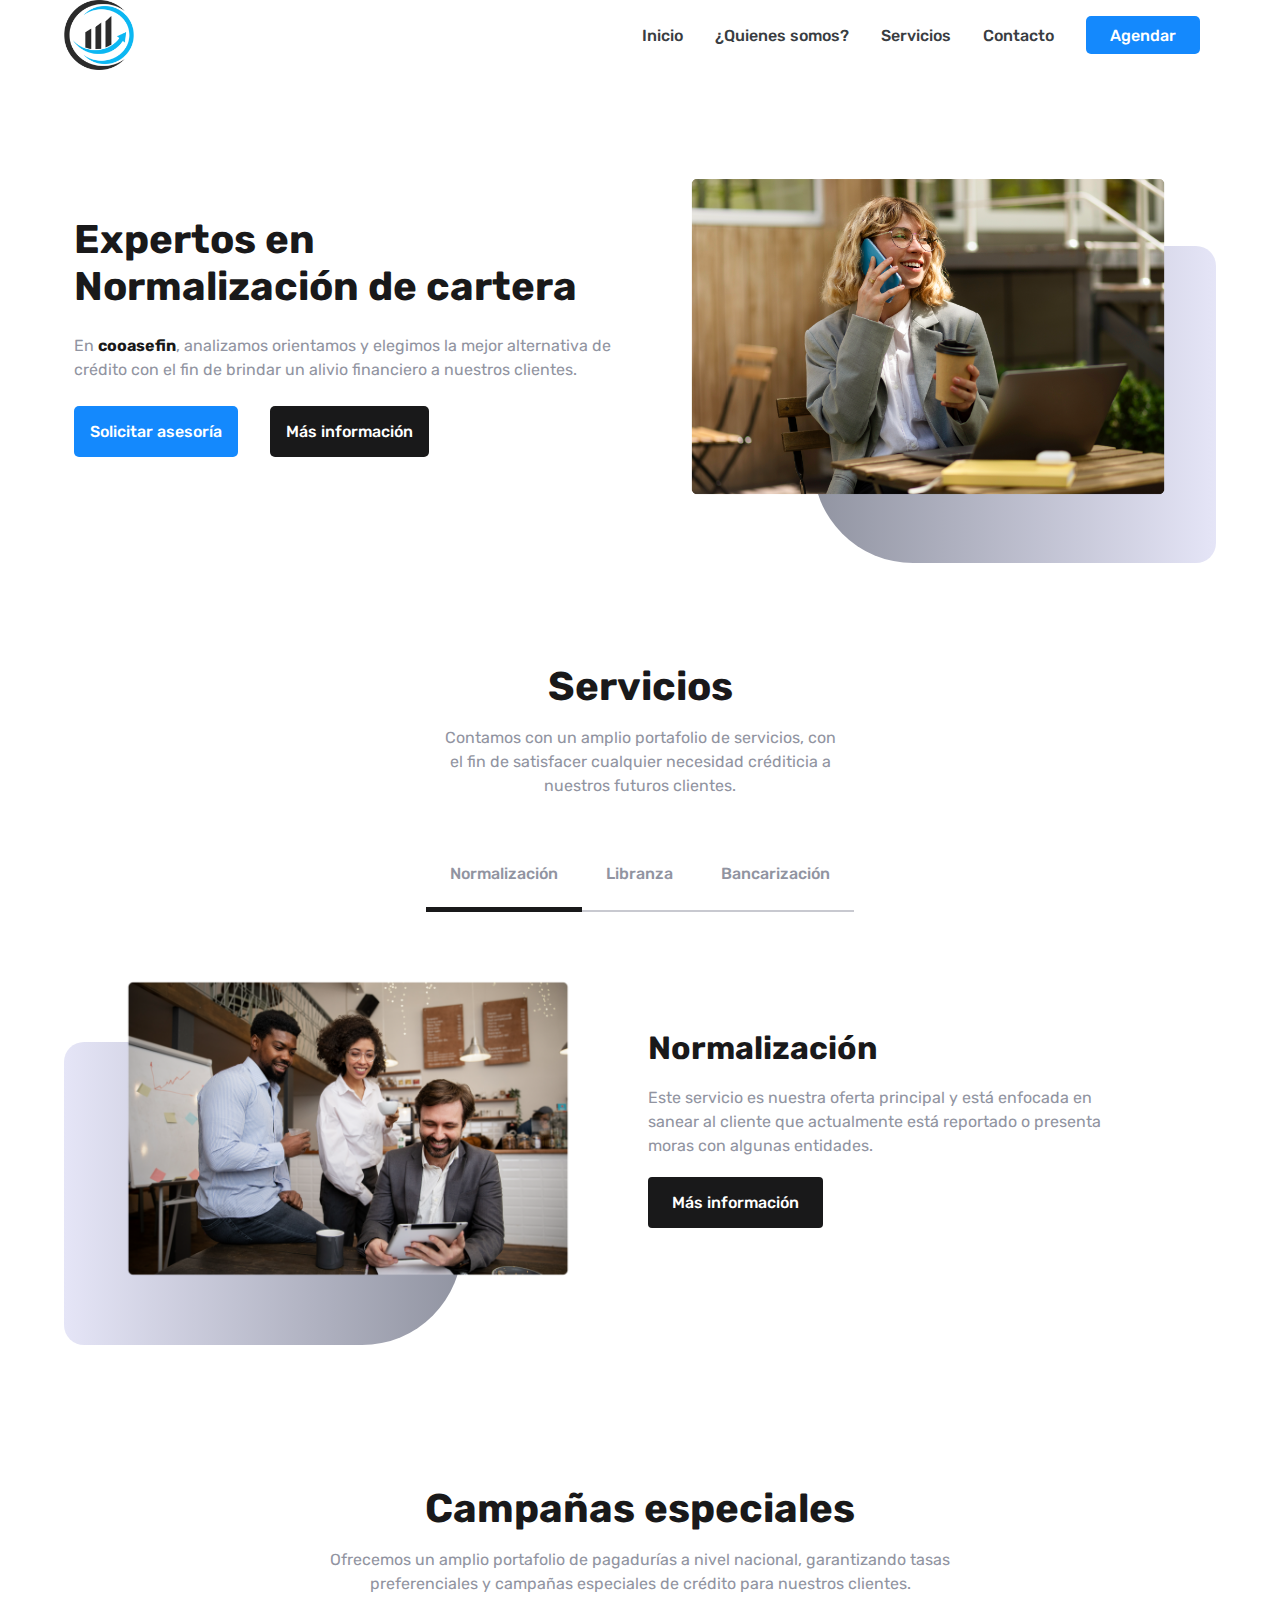
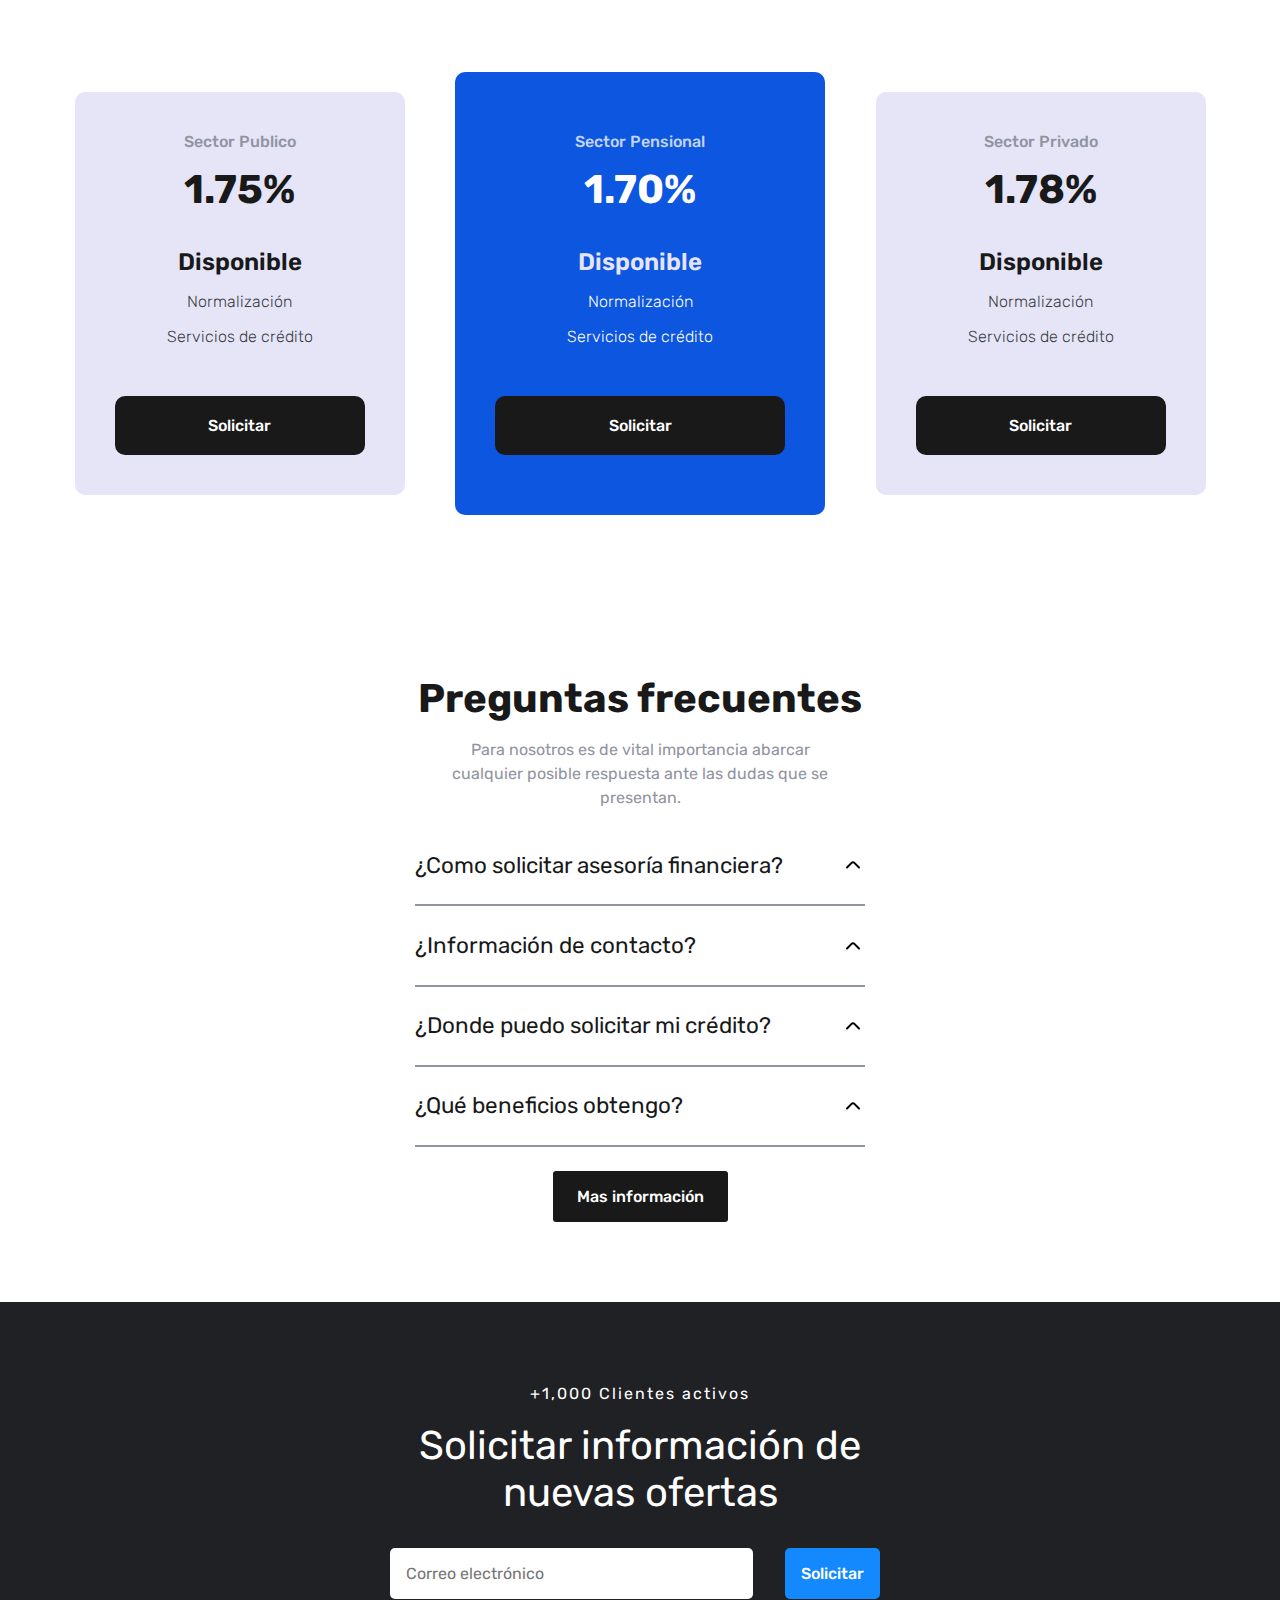
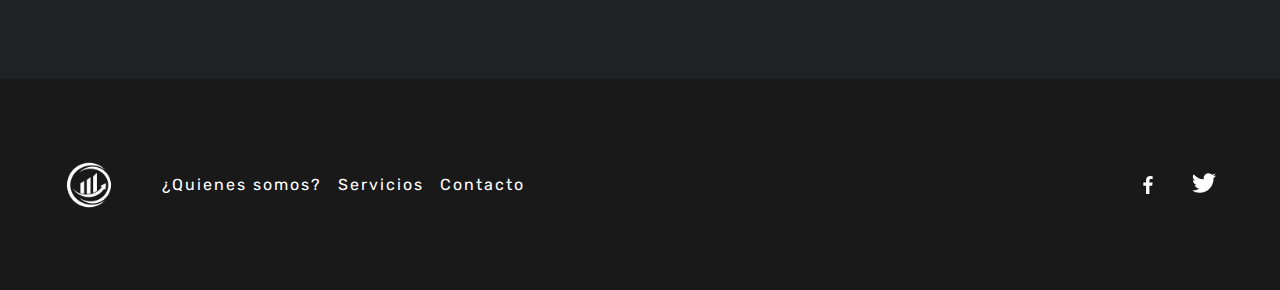
<file: index.html>
<!DOCTYPE html>
<html lang="es">

<!-- Head -->
<head>
  <meta charset="UTF-8" />
  <meta name="viewport" content="width=device-width, initial-scale=1.0" />

  <meta name="title" content="Cooasefin.co - Informative company website - index.html" />
  <meta name="description" content="Detailed information page about the company cooasefin" />

  <title>Cooasefin</title>

  <link rel="apple-touch-icon" sizes="180x180" href="/src/assets/favicon/apple-touch-icon.png" />
  <link rel="icon" type="image/png" sizes="16x16" href="/src/assets/favicon/favicon-16x16.png" />
  <link rel="icon" type="image/png" sizes="32x32" href="/src/assets/favicon/favicon-32x32.png" />
  <link rel="icon" type="image/png" sizes="192x192" href="/src/assets/favicon/android-chrome-192x192.png" />
  <link rel="icon" type="image/png" sizes="512x512" href="/src/assets/favicon/android-chrome-512x512.png" />
  <link rel="icon" type="image/x-icon" href="/src/assets/favicon/favicon.ico" />
  <link rel="manifest" href="/src/assets/favicon/site.webmanifest" />

  <link rel="stylesheet" href="/src/css/styles.css" />
  <link rel="preconnect" href="https://fonts.googleapis.com" />
  <link rel="preconnect" href="https://fonts.gstatic.com" crossorigin />
  <link href="https://fonts.googleapis.com/css2?family=Rubik:wght@400;500&display=swap" rel="stylesheet" />
</head>

<!-- Body -->
<body>

  <!-- Header -->
  <header class="hero">
    <nav class="nav container">
      <figure class="nav__figure">
        <a href="#">
          <img src="/src/assets/favicon/Cooasefin.ico" class="nav__logo" alt="Company logo" />
        </a>
      </figure>

      <div class="nav__hamburguer">
        <img src="/src/assets/svg/icon-hamburger.svg" class="nav__button" alt="Icon hamburguer responsive" />
      </div>

      <div class="nav__container">
        <ul class="nav__list container">
          <li class="nav__element">
            <a href="/index.html" class="nav__link">Inicio</a>
          </li>
          <li class="nav__element">
            <a href="/about.html" class="nav__link">¿Quienes somos?</a>
          </li>
          <li class="nav__element">
            <a href="/services.html" class="nav__link">Servicios</a>
          </li>
          <li class="nav__element">
            <a href="/contact.html" class="nav__link">Contacto</a>
          </li>
          <li class="nav__element">
            <a href="/credit_form.html" class="nav__link nav__link--last">Agendar</a>
          </li>
        </ul>

        <div class="nav__social">
          <a href="https://www.facebook.com/?locale=es_LA" class="nav__media">
            <img src="/src/assets/svg/icon-facebook.svg" class="nav__socialme" alt="Icon facebook" />
          </a>
          <a href="https://twitter.com/?lang=es" class="nav__media">
            <img src="/src/assets/svg/icon-twitter.svg" class="nav__socialme" alt="Icon twitter" />
          </a>
        </div>
      </div>
    </nav>

    <!-- Hero main -->
    <section class="hero__main container">
      <figure class="hero__figure">
        <img src="/src/assets/img/project/hero-img.png" class="hero__img" alt="Hero image" />
      </figure>

      <article class="hero__texts">
        <h1 class="hero__title">Expertos en</h1>
        <h1 class="hero__title">Normalización de cartera</h1>
        <p class="hero__paragraph">
          En <b class="alternative__paragraph">cooasefin</b>, analizamos
          orientamos y elegimos la mejor alternativa de crédito con el fin de
          brindar un alivio financiero a nuestros clientes.
        </p>

        <div class="hero__buttons">
          <a href="/credit_form.html" class="hero__button">
            Solicitar asesoría
          </a>
          <a href="/about.html" class="hero__button hero__button--white">
            Más información
          </a>
        </div>
      </article>
    </section>
  </header>

  <!-- Main -->
  <main class="main">

    <!-- Services -->
    <section class="services container">
      <div class="services__content">
        <h2 class="services__title">Servicios</h2>
        <p class="services__paragraph">
          Contamos con un amplio portafolio de servicios, con el fin de
          satisfacer cualquier necesidad créditicia a nuestros futuros
          clientes.
        </p>
        <ul class="services__list">
          <li class="services__element">
            <a href="#" class="services__tab services__tab--active" data-article="1">Normalización</a>
          </li>
          <li class="services__element">
            <a href="#" class="services__tab" data-article="2">Libranza </a>
          </li>
          <li class="services__element">
            <a href="#" class="services__tab" data-article="3">Bancarización
            </a>
          </li>
        </ul>
      </div>

      <div class="services__container">
        <article class="services__article services__article--active">
          <figure class="services__figure">
            <img src="/src/assets/img/project/service1-img.png" class="services__img" alt="Service image number 1" />
          </figure>

          <div class="services__texts">
            <h3 class="services__subtitle">Normalización</h3>
            <p class="services__copy">
              Este servicio es nuestra oferta principal y está enfocada en
              sanear al cliente que actualmente está reportado o presenta
              moras con algunas entidades.
            </p>

            <div class="services__buttons">
              <a href="/services.html" class="services__cta">Más información</a>
            </div>
          </div>
        </article>

        <article class="services__article">
          <figure class="services__figure">
            <img src="/src/assets/img/project/service2-img.png" class="services__img" />
          </figure>

          <div class="services__texts">
            <h3 class="services__subtitle">Libranza</h3>
            <p class="services__copy">
              Ofrecemos una amplia variedad de servicios y modalidades de
              crédito aplicadas en campañas especiales.
            </p>

            <div class="services__buttons">
              <a href="/services.html" class="services__cta">Más información</a>
            </div>
          </div>
        </article>

        <article class="services__article">
          <figure class="services__figure">
            <img src="/src/assets/img/project/service3-img.png" class="services__img" />
          </figure>
          <div class="services__texts">
            <h3 class="services__subtitle">Bancarización</h3>
            <p class="services__copy">
              Servicio crediticio enfocado en la unificación de carteras con
              el fin de liberar al cliente de múltiples obligaciones
              mensuales.
            </p>

            <div class="services__buttons"></div>
            <a href="/services.html" class="services__cta">Más información</a>
          </div>
        </article>
      </div>
    </section>

    <!-- Rates -->
    <section class="rates container">
      <h2 class="rates__title">Campañas especiales</h2>
      <p class="rates__paragraph">
        Ofrecemos un amplio portafolio de pagadurías a nivel nacional,
        garantizando tasas preferenciales y campañas especiales de crédito
        para nuestros clientes.
      </p>

      <div class="rates__table">
        <div class="rates__element">
          <p class="rates__name">Sector Publico</p>
          <h3 class="rates__price">1.75%</h3>

          <div class="rates__items">
            <p class="rates__features_beast">Disponible</p>
            <p class="rates__features">Normalización</p>
            <p class="rates__features">Servicios de crédito</p>
          </div>
          <a href="/credit_form.html" class="rates__cta">Solicitar</a>
        </div>

        <div class="rates__element rates__element--best">
          <p class="rates__name">Sector Pensional</p>
          <h3 class="rates__price">1.70%</h3>

          <div class="rates__items">
            <p class="rates__features_beast2">Disponible</p>
            <p class="rates__features">Normalización</p>
            <p class="rates__features">Servicios de crédito</p>
          </div>
          <a href="/credit_form.html" class="rates__cta">Solicitar</a>
        </div>

        <div class="rates__element">
          <p class="rates__name">Sector Privado</p>
          <h3 class="rates__price">1.78%</h3>

          <div class="rates__items">
            <p class="rates__features_beast">Disponible</p>
            <p class="rates__features">Normalización</p>
            <p class="rates__features">Servicios de crédito</p>
          </div>
          <a href="/credit_form.html" class="rates__cta">Solicitar</a>
        </div>
      </div>
    </section>

    <!-- Article Questions -->
    <section class="article container">
      <h2 class="article__title">Preguntas frecuentes</h2>
      <p class="article__paragraph">
        Para nosotros es de vital importancia abarcar cualquier posible
        respuesta ante las dudas que se presentan.
      </p>

      <div class="article__container">
        <h3 class="article__question">
          ¿Como solicitar asesoría financiera?
          <img src="/src/assets/svg/angle-small-up.svg" class="article__arrow" alt="Icon arrow" />
        </h3>

        <article class="article__content">
          <div class="article__show">
            <p class="article__answer">
              Dentro de nuestra página existen diferentes rutas de navegación
              donde puede obtener información detallada de como solicitar
              nuestra asesoría de crédito personalizada.
            </p>
          </div>
        </article>

        <h3 class="article__question">
          ¿Información de contacto?
          <img src="/src/assets/svg/angle-small-up.svg" class="article__arrow" alt="Icon arrow" />
        </h3>

        <article class="article__content">
          <div class="article__show">
            <p class="article__answer">
              En la sección superior de la página puede dirigirse a la sección
              de contacto, allí encontrará toda la información de contacto de
              nuestra empresa.
            </p>
          </div>
        </article>

        <h3 class="article__question">
          ¿Donde puedo solicitar mi crédito?
          <img src="/src/assets/svg/angle-small-up.svg" class="article__arrow" alt="Icon arrow" />
        </h3>

        <article class="article__content">
          <div class="article__show">
            <p class="article__answer">
              Dentro de esta página usted podrá encontrar múltiples botones de
              acceso que lo dirigen hacia nuestra sección de solicitud de
              crédito
            </p>
          </div>
        </article>

        <h3 class="article__question">
          ¿Qué beneficios obtengo?
          <img src="/src/assets/svg/angle-small-up.svg" class="article__arrow" alt="Icon arrow" />
        </h3>

        <article class="article__content">
          <div class="article__show">
            <p class="article__answer">
              Usted obtiene un acompañamiento personalizado en todo el proceso
              de su futuro crédito con nosotros, con el fin de lograr
              satisfacer sus necesidades personales, así como también ayudarle
              a mejorar su estado crediticio.
            </p>
          </div>
        </article>
      </div>

      <a href="/contact.html" class="article__cta">Mas información</a>
    </section>

    <!-- Joined -->
    <section class="joined">
      <div class="joined__container container">
        <p class="joined__paragraph">+1,000 Clientes activos</p>
        <h2 class="joined__title">Solicitar información de nuevas ofertas</h2>

        <form class="joined__form">
          <input type="email" placeholder="Correo electrónico" class="joined__input" />
          <div class="joined__buttons">
            <input type="submit" value="Solicitar" class="joined__submit" />
          </div>
        </form>
      </div>
    </section>
  </main>

  <!-- Footer -->
  <footer class="footer">
    <div class="footer__container container">
      <figure class="footer__figure">
        <a href="#">
          <img src="/src/assets/favicon/Coasefin-white.ico" class="footer__logo" alt="Company logo footer" />
        </a>
      </figure>
      <ul class="footer__list">
        <li class="footer__item">
          <a href="/about.html" class="footer__link">¿Quienes somos?</a>
        </li>
        <li class="footer__item">
          <a href="/services.html" class="footer__link">Servicios</a>
        </li>
        <li class="footer__item">
          <a href="/contact.html" class="footer__link">Contacto</a>
        </li>
      </ul>

      <div class="footer__media">
        <a href="https://www.facebook.com/?locale=es_LA" class="footer__social">
          <img src="/src/assets/svg/icon-facebook.svg" class="footer__icon" />
        </a>
        <a href="https://twitter.com/?lang=es" class="footer__social">
          <img src="/src/assets/svg/icon-twitter.svg" class="footer__icon" />
        </a>
      </div>
    </div>
  </footer>

  <!-- JS -->
  <script src="/src/js/main.js"></script>

</body>

</html>
</file>
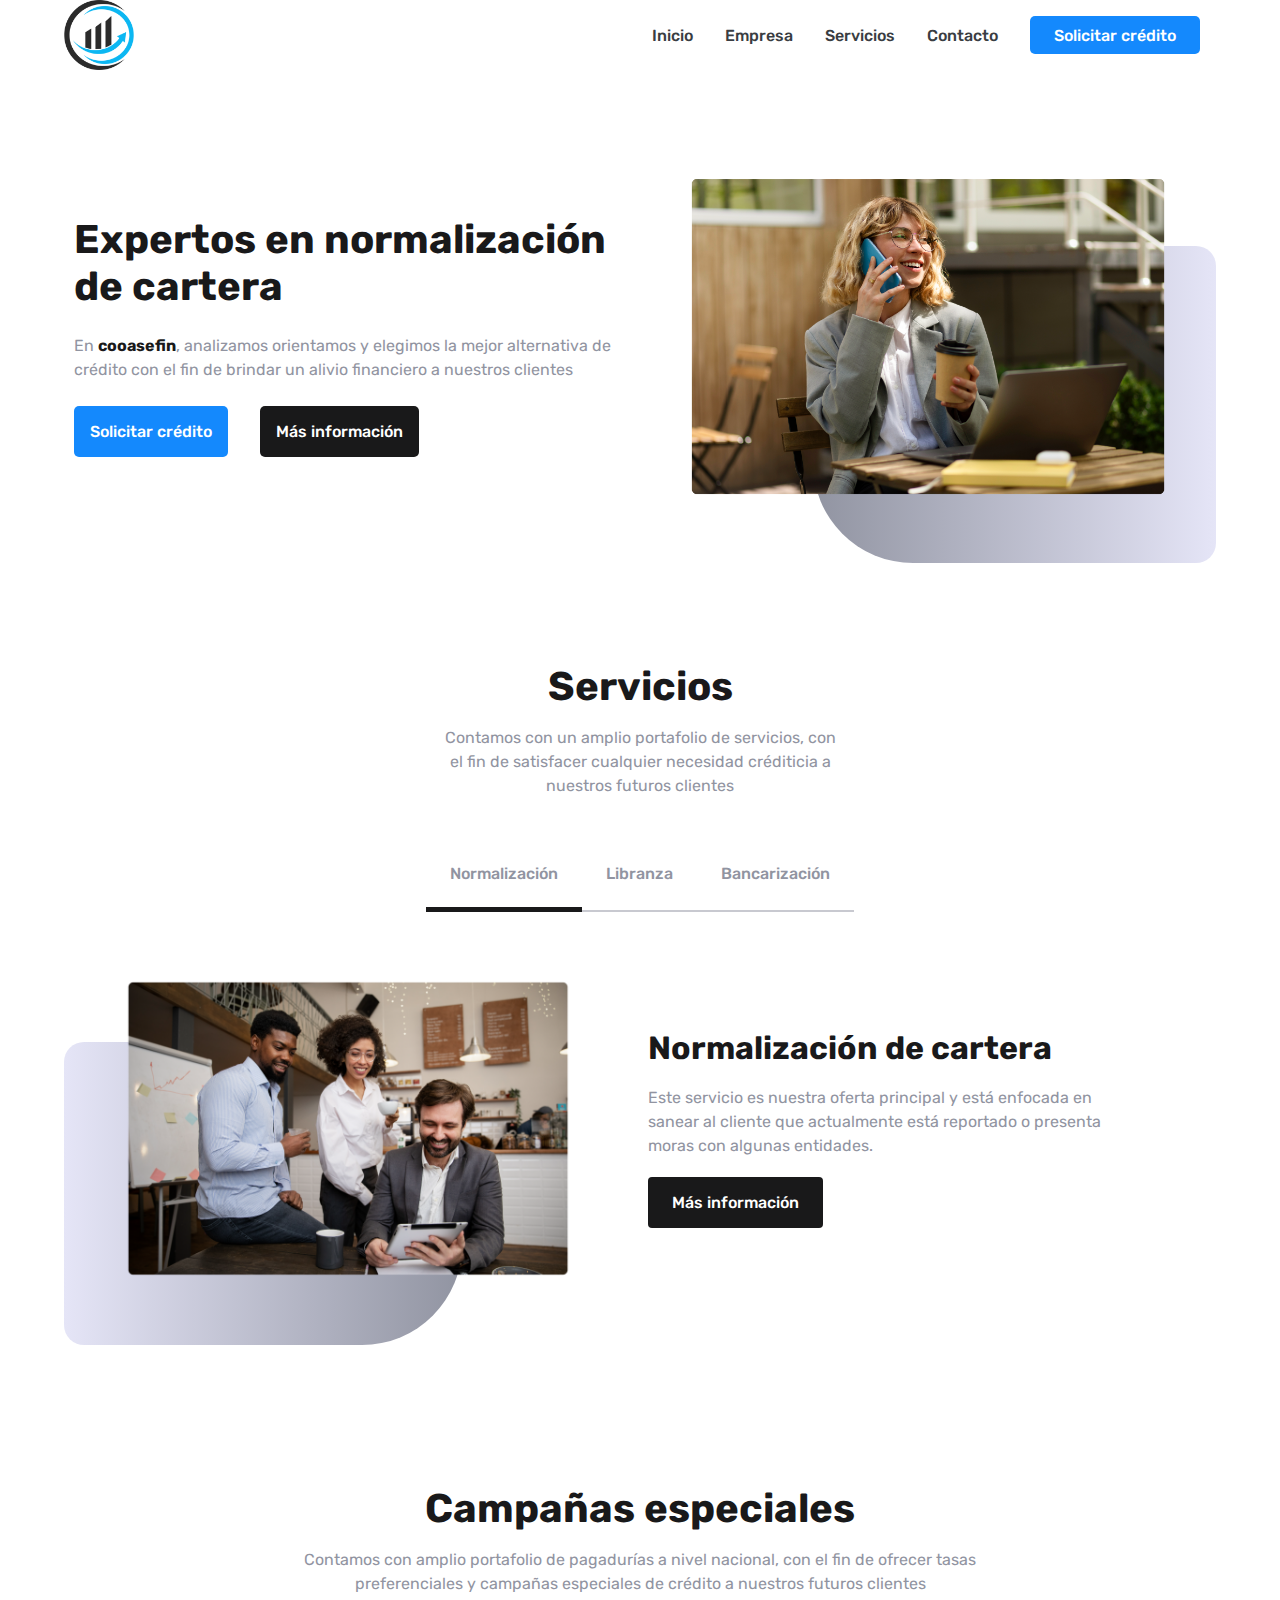
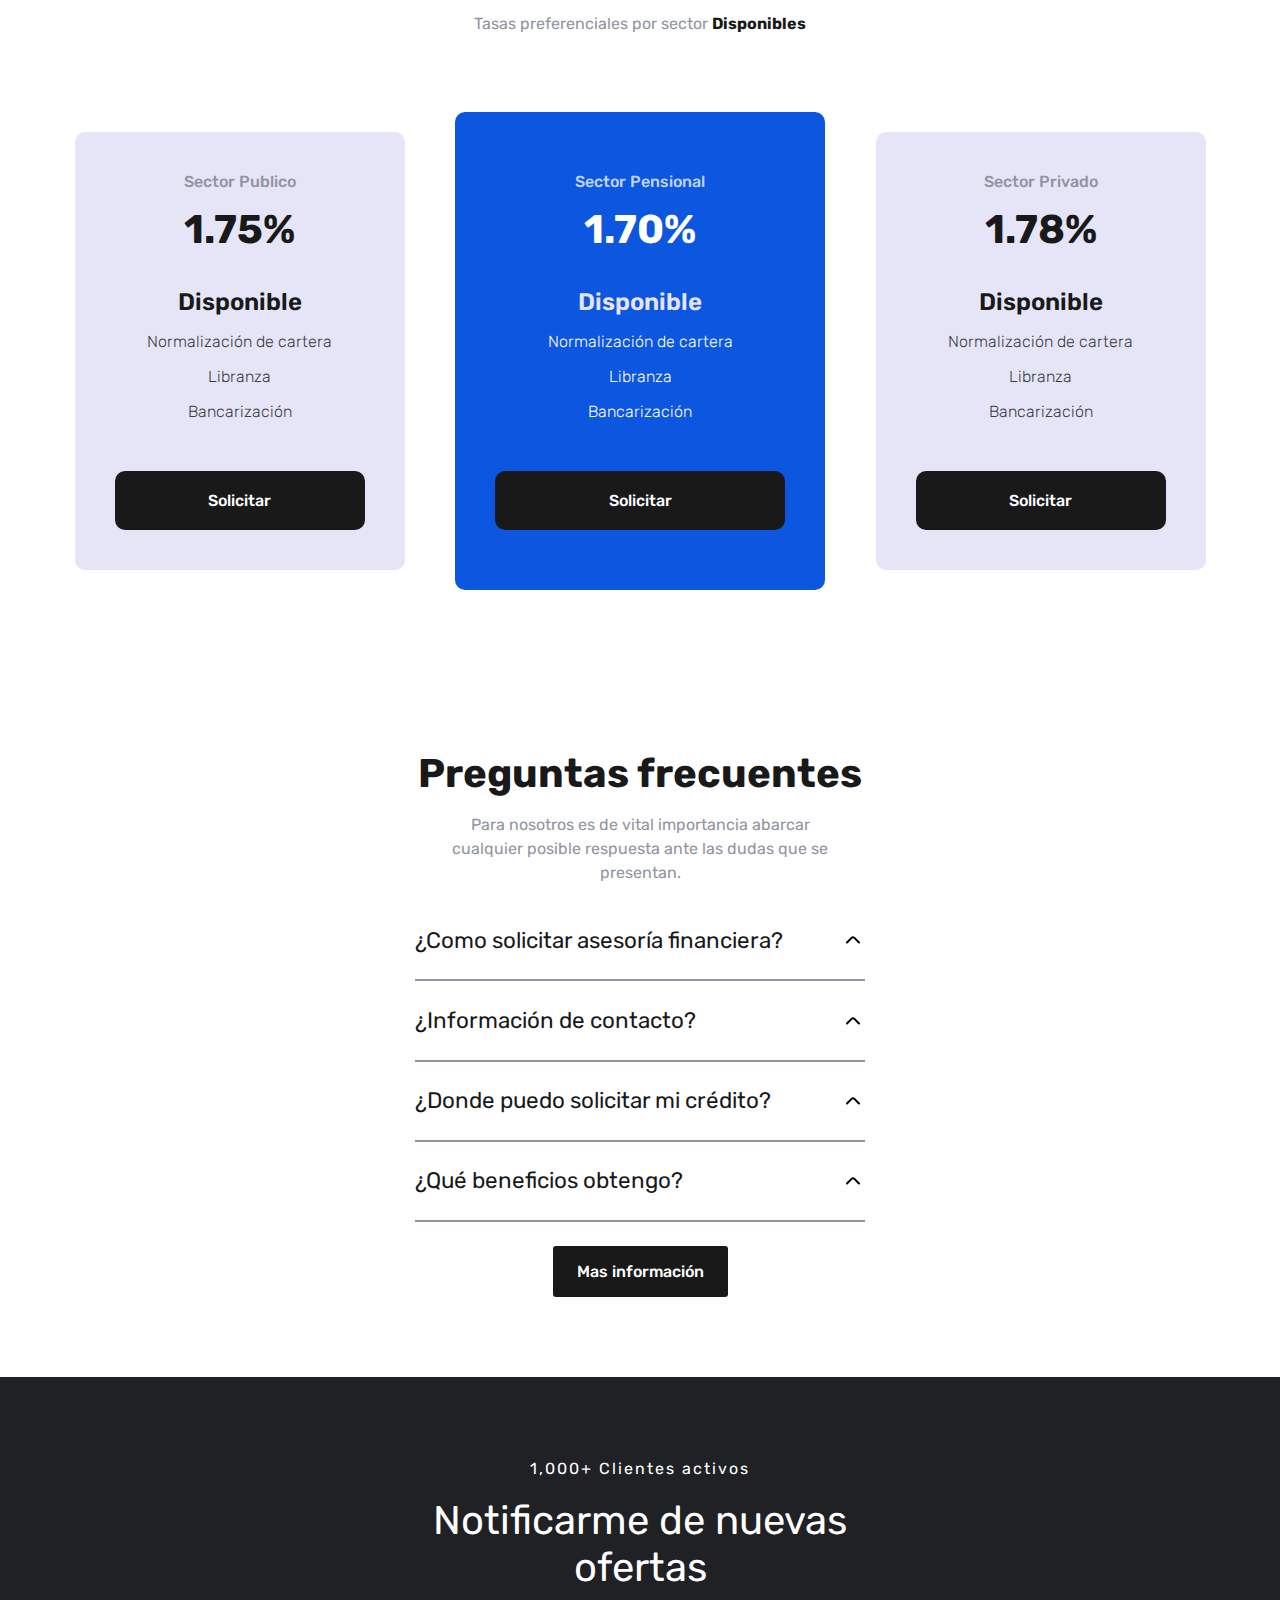
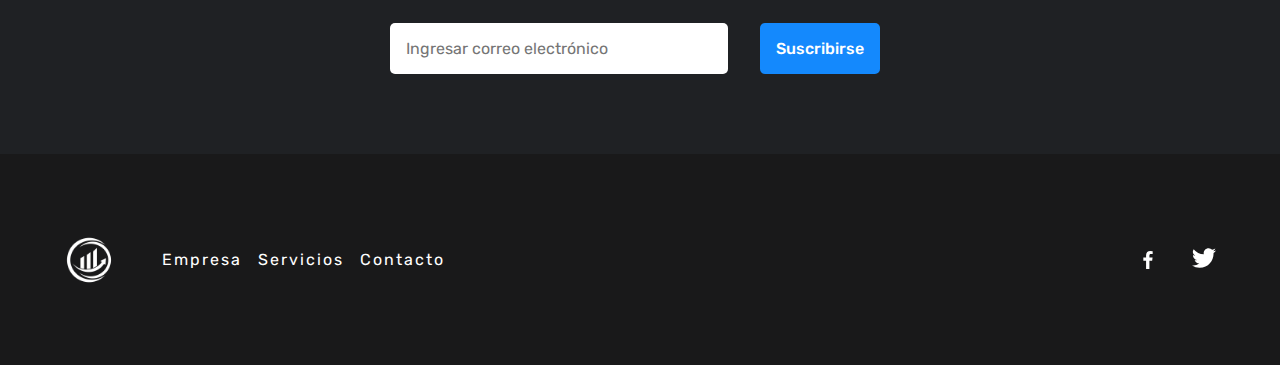
<file: src/index.html>
<!DOCTYPE html>
<html lang="es">

<!-- TODO: Revisión general -->

<head>

  <meta charset="UTF-8" />
  <meta name="viewport" content="width=device-width, initial-scale=1.0" />

  <!-- Primary Meta Tags -->
  <meta name="title" content="Cooasefin.co - Informative company website - index.html" />
  <meta name="description" content="Detailed information page about the company cooasefin" />

  <!-- TODO: Agregar un titulo coherente -->
  <title>Cooasefin.com</title>

  <!-- Link -->
  <link rel="apple-touch-icon" sizes="180x180" href="assets/favicon/apple-touch-icon.png" />
  <link rel="icon" type="image/png" sizes="16x16" href="/assets/favicon/favicon-16x16.png" />
  <link rel="icon" type="image/png" sizes="32x32" href="assets/favicon/favicon-32x32.png" />
  <link rel="icon" type="image/png" sizes="192x192" href="assets/favicon/android-chrome-192x192.png" />
  <link rel="icon" type="image/png" sizes="512x512" href="assets/favicon/android-chrome-512x512.png" />
  <link rel="icon" type="image/x-icon" href="assets/favicon/favicon.ico" />
  <link rel="manifest" href="assets/favicon/site.webmanifest" />

  <link rel="stylesheet" href="/src/css/styles.css" />
  <link rel="preconnect" href="https://fonts.googleapis.com" />
  <link rel="preconnect" href="https://fonts.gstatic.com" crossorigin />
  <link href="https://fonts.googleapis.com/css2?family=Rubik:wght@400;500&display=swap" rel="stylesheet" />

</head>

<body>

  <header class="hero">
    <!-- Navbar -->
    <nav class="nav container">

      <!-- Navbar figure -->
      <figure class="nav__figure">
        <a href="#">
          <img src="/src/assets/favicon/Cooasefin.ico" class="nav__logo" alt="Company logo" />
        </a>
      </figure>

      <!-- Navbar hamburguer -->
      <div class="nav__hamburguer">
        <img src="/src/assets/svg/icon-hamburger.svg" class="nav__button" alt="Icon hamburguer responsive" />
      </div>

      <!-- Navbar links -->
      <div class="nav__container">
        <ul class="nav__list container">
          <li class="nav__element">
            <a href="#" class="nav__link">Inicio</a>
          </li>
          <li class="nav__element">
            <a href="/src/about.html" class="nav__link">Empresa</a>
          </li>
          <li class="nav__element">
            <a href="/src/services.html" class="nav__link">Servicios</a>
          </li>
          <li class="nav__element">
            <a href="/src/contact.html" class="nav__link">Contacto</a>
          </li>
          <li class="nav__element">
            <a href="/src/credit_form.html" class="nav__link nav__link--last">Solicitar crédito</a>
          </li>
        </ul>

        <!-- Navbar social media -->
        <div class="nav__social">
          <a href="https://www.facebook.com/?locale=es_LA" class="nav__media">
            <img src="/src/assets/svg/icon-facebook.svg" class="nav__socialme" alt="Icon facebook" />
          </a>
          <a href="https://twitter.com/?lang=es" class="nav__media">
            <img src="/src/assets/svg/icon-twitter.svg" class="nav__socialme" alt="Icon twitter" />
          </a>
        </div>

      </div>

    </nav>

    <!-- Section hero -->
    <section class="hero__main container">
      <figure class="hero__figure">
        <img src="/src/assets/img/project/hero-img.png" class="hero__img" alt="Hero image" />
      </figure>

      <!-- Hero texts -->
      <article class="hero__texts">
        <h1 class="hero__title"> Expertos en normalización de cartera</h1>
        <p class="hero__paragraph">En <b class="alternative__paragraph">cooasefin</b>, analizamos orientamos y elegimos
          la mejor alternativa de crédito
          con el fin de brindar un alivio financiero a nuestros clientes</p>

        <!-- Hero buttons -->
        <div class="hero__buttons">
          <a href="/src/credit_form.html" class="hero__button"> Solicitar crédito </a>
          <a href="/src/about.html" class="hero__button hero__button--white"> Más información </a>
        </div>
      </article>
    </section>

  </header>

  <main class="main">

    <!-- Section services -->
    <section class="services container">

      <!-- Services texts -->
      <div class="services__content">
        <h2 class="services__title">Servicios</h2>
        <p class="services__paragraph">Contamos con un amplio portafolio de servicios, con el fin de satisfacer
          cualquier necesidad créditicia a nuestros futuros clientes</p>

        <!-- Services list -->
        <ul class="services__list">
          <li class="services__element">
            <a href="#" class="services__tab services__tab--active" data-article="1">Normalización</a>
          </li>
          <li class="services__element">
            <a href="#" class="services__tab" data-article="2">Libranza
            </a>
          </li>
          <li class="services__element">
            <a href="#" class="services__tab" data-article="3">Bancarización
            </a>
          </li>
        </ul>
      </div>

      <!-- Services content -->
      <div class="services__container">

        <!-- Services 1 article -->
        <article class="services__article services__article--active">

          <!-- Services img -->
          <figure class="services__figure">
            <img src="/src/assets/img/project/service1-img.png" class="services__img" alt="Service image number 1" />
          </figure>

          <!-- Services 1 texts -->
          <div class="services__texts">
            <h3 class="services__subtitle"> Normalización de cartera </h3>
            <p class="services__copy"> Este servicio es nuestra oferta principal y está enfocada en sanear al cliente
              que actualmente está reportado o presenta moras con algunas entidades.</p>

            <!-- Services 1 buttons -->
            <div class="services__buttons">

              <!-- !FIXME: Revisar rutas 
                   ? Agregar enlace a la sección correspondiente en pagina de servicios
              -->
              <a href="#" class="services__cta">Más información</a>
            </div>

          </div>
        </article>

        <!-- Services 2 aticle -->
        <article class="services__article">

          <!-- Services 2 img -->
          <figure class="services__figure">
            <img src="/src/assets/img/project/service2-img.png" class="services__img" />
          </figure>

          <!-- Services 2 texts -->
          <div class="services__texts">
            <h3 class="services__subtitle"> Libranza </h3>
            <p class="services__copy"> Ofrecemos una amplia variedad de servicios y modalidades de crédito aplicadas en
              campañas especiales.
            </p>

            <!-- Services 2 buttons -->
            <div class="services__buttons">

              <!-- !FIXME: Revisar rutas 
                   ? Agregar enlace a la sección correspondiente en pagina de servicios
              -->
              <a href="#" class="services__cta">Más información</a>
            </div>
          </div>
        </article>

        <!-- Services 3 article -->
        <article class="services__article">

          <!-- Services 3 img -->
          <figure class="services__figure">
            <img src="/src/assets/img/project/service3-img.png" class="services__img" />
          </figure>

          <!-- Services 3 texts -->
          <div class="services__texts">
            <h3 class="services__subtitle"> Bancarización </h3>
            <p class="services__copy">Servicio crediticio enfocado en la unificación de carteras con el fin de liberar
              al cliente de múltiples obligaciones mensuales.</p>

            <!-- Services 3 buttons -->
            <div class="services__buttons">

              <!-- !FIXME: Revisar rutas 
                   ? Agregar enlace a la sección correspondiente en pagina de servicios
              -->
              <a href="#" class="services__cta">Más información</a>
            </div>
          </div>
        </article>

      </div>
    </section>

    <!-- Section rates -->
    <section class="rates container">

      <!-- Rates texts -->
      <h2 class="rates__title">Campañas especiales</h2>
      <p class="rates__paragraph">
        Contamos con amplio portafolio de pagadurías a nivel nacional, con el fin de ofrecer tasas preferenciales y
        campañas especiales de crédito a nuestros futuros clientes </p>
      <p class="rates__paragraph">
        Tasas preferenciales por sector <b class="alternative__paragraph">Disponibles</b>
      </p>

      <!-- Rates tables -->
      <div class="rates__table">

        <!-- Rates element -->
        <div class="rates__element">
          <p class="rates__name">Sector Publico</p>
          <h3 class="rates__price">1.75%</h3>

          <!-- Rates items -->
          <div class="rates__items">
            <p class="rates__features_beast">Disponible</p>
            <p class="rates__features">Normalización de cartera</p>
            <p class="rates__features">Libranza</p>
            <p class="rates__features">Bancarización</p>
          </div>

          <!-- !FIXME: Revisar rutas 
                   ? Agregar enlace a la sección correspondiente en pagina de servicios
              -->
          <a href="#" class="rates__cta">Solicitar</a>

        </div>

        <!-- Rates element best -->
        <div class="rates__element rates__element--best">
          <p class="rates__name">Sector Pensional</p>
          <h3 class="rates__price">1.70%</h3>

          <!-- Rates items best -->
          <div class="rates__items">
            <p class="rates__features_beast2">Disponible</p>
            <p class="rates__features">Normalización de cartera</p>
            <p class="rates__features">Libranza</p>
            <p class="rates__features">Bancarización</p>
          </div>

          <!-- !FIXME: Revisar rutas 
                   ? Agregar enlace a la sección correspondiente en pagina de servicios
          -->
          <a href="#" class="rates__cta">Solicitar</a>

        </div>

        <!-- Rates element -->
        <div class="rates__element">
          <p class="rates__name">Sector Privado</p>
          <h3 class="rates__price">1.78%</h3>

          <!-- Rates items -->
          <div class="rates__items">
            <p class="rates__features_beast">Disponible</p>
            <p class="rates__features">Normalización de cartera</p>
            <p class="rates__features">Libranza</p>
            <p class="rates__features">Bancarización</p>
          </div>

          <!-- !FIXME: Revisar rutas 
                   ? Agregar enlace a la sección correspondiente en pagina de servicios
          -->
          <a href="#" class="rates__cta">Solicitar</a>

        </div>

      </div>

    </section>

    <section class="article container">

      <!-- Article texts -->
      <h2 class="article__title"> Preguntas frecuentes</h2>
      <p class="article__paragraph">Para nosotros es de vital importancia abarcar cualquier posible respuesta ante las
        dudas que se presentan.</p>

      <div class="article__container">

        <!-- Article 1 img or icon -->
        <h3 class="article__question">¿Como solicitar asesoría financiera?
          <img src="/src/assets/svg/angle-small-up.svg" class="article__arrow" alt="Icon arrow" />
        </h3>

        <!-- Article 1 content questions -->
        <article class="article__content">
          <div class="article__show ">
            <p class="article__answer">Dentro de nuestra página existen diferentes rutas de navegación donde puede
              obtener información detallada de como solicitar nuestra asesoría de crédito personalizada.</p>
          </div>
        </article>

        <!-- Article 2 img or icon -->
        <h3 class="article__question">¿Información de contacto?
          <img src="/src/assets/svg/angle-small-up.svg" class="article__arrow" alt="Icon arrow" />
        </h3>

        <!-- Article 2 content questions  -->
        <article class="article__content">
          <div class="article__show">
            <p class="article__answer"> En la sección superior de la página puede dirigirse a la sección de contacto,
              allí encontrará toda la información de contacto de nuestra empresa.</p>
          </div>
        </article>

        <!-- Article 3 img or icon -->
        <h3 class="article__question"> ¿Donde puedo solicitar mi crédito?
          <img src="/src/assets/svg/angle-small-up.svg" class="article__arrow" alt="Icon arrow" />
        </h3>

        <!-- Article 3 content questions -->
        <article class="article__content">
          <div class="article__show">
            <p class="article__answer">
              Dentro de esta página usted podrá encontrar múltiples botones de acceso que lo dirigen hacia nuestra
              sección de solicitud de crédito</p>
          </div>
        </article>

        <!-- Article 4 img or icon -->
        <h3 class="article__question"> ¿Qué beneficios obtengo?
          <img src="/src/assets/svg/angle-small-up.svg" class="article__arrow" alt="Icon arrow" />
        </h3>

        <!-- Article 4 content questions -->
        <article class="article__content">
          <div class="article__show">
            <p class="article__answer"> Usted obtiene un acompañamiento personalizado en todo el proceso de su futuro
              crédito con nosotros, con el fin de lograr satisfacer sus necesidades personales, así como también
              ayudarle a mejorar su estado crediticio.</p>
          </div>
        </article>

      </div>

      <!-- Article button -->
      <!-- !FIXME: Revisar rutas 
                   ? Agregar enlace a la sección correspondiente en pagina de servicios
      -->
      <a href="#" class="article__cta">Mas información</a>

    </section>

    <!-- Section joined -->
    <section class="joined">

      <!-- Joined texts -->
      <div class="joined__container container">
        <p class="joined__paragraph"> 1,000+ Clientes activos</p>
        <h2 class="joined__title"> Notificarme de nuevas ofertas</h2>

        <!--  Joined form 
              TODO: Implementar formulario. -->
        <form class="joined__form">
          <input type="email" placeholder="Ingresar correo electrónico" class="joined__input">
          <div class="joined__buttons">
            <input type="submit" value="Suscribirse" class="joined__submit">
          </div>
        </form>
      </div>
    </section>

  </main>

  <!-- Section footer -->
  <footer class="footer">

    <!-- Footer content -->
    <div class="footer__container container">

      <!-- Footer img -->
      <figure class="footer__figure">
        <a href="#">
          <img src="/src/assets/favicon/Coasefin-white.ico" class="footer__logo" alt="Company logo footer" />
        </a>
      </figure>

      <!-- Footer links -->
      <ul class="footer__list">
        <li class="footer__item">
          <a href="/src/about.html" class="footer__link"> Empresa</a>
        </li>
        <li class="footer__item">
          <a href="/src/services.html" class="footer__link"> Servicios</a>
        </li>
        <li class="footer__item">
          <a href="/src/contact.html" class="footer__link"> Contacto</a>
        </li>
      </ul>

      <!-- Footer social links -->
      <div class="footer__media">
        <a href="https://www.facebook.com/?locale=es_LA" class="footer__social">
          <img src="/src/assets/svg/icon-facebook.svg" class="footer__icon" />
        </a>

        <a href="https://twitter.com/?lang=es" class="footer__social">
          <img src="/src/assets/svg/icon-twitter.svg" class="footer__icon" />
        </a>

        <!-- TODO: Agregar Copyright 
             ?: Implementar si existe actualización.
        -->

      </div>

    </div>

  </footer>

  <!-- Scripts -->
  <script src="/src/js/main.js"></script>

</body>

</html>
</file>
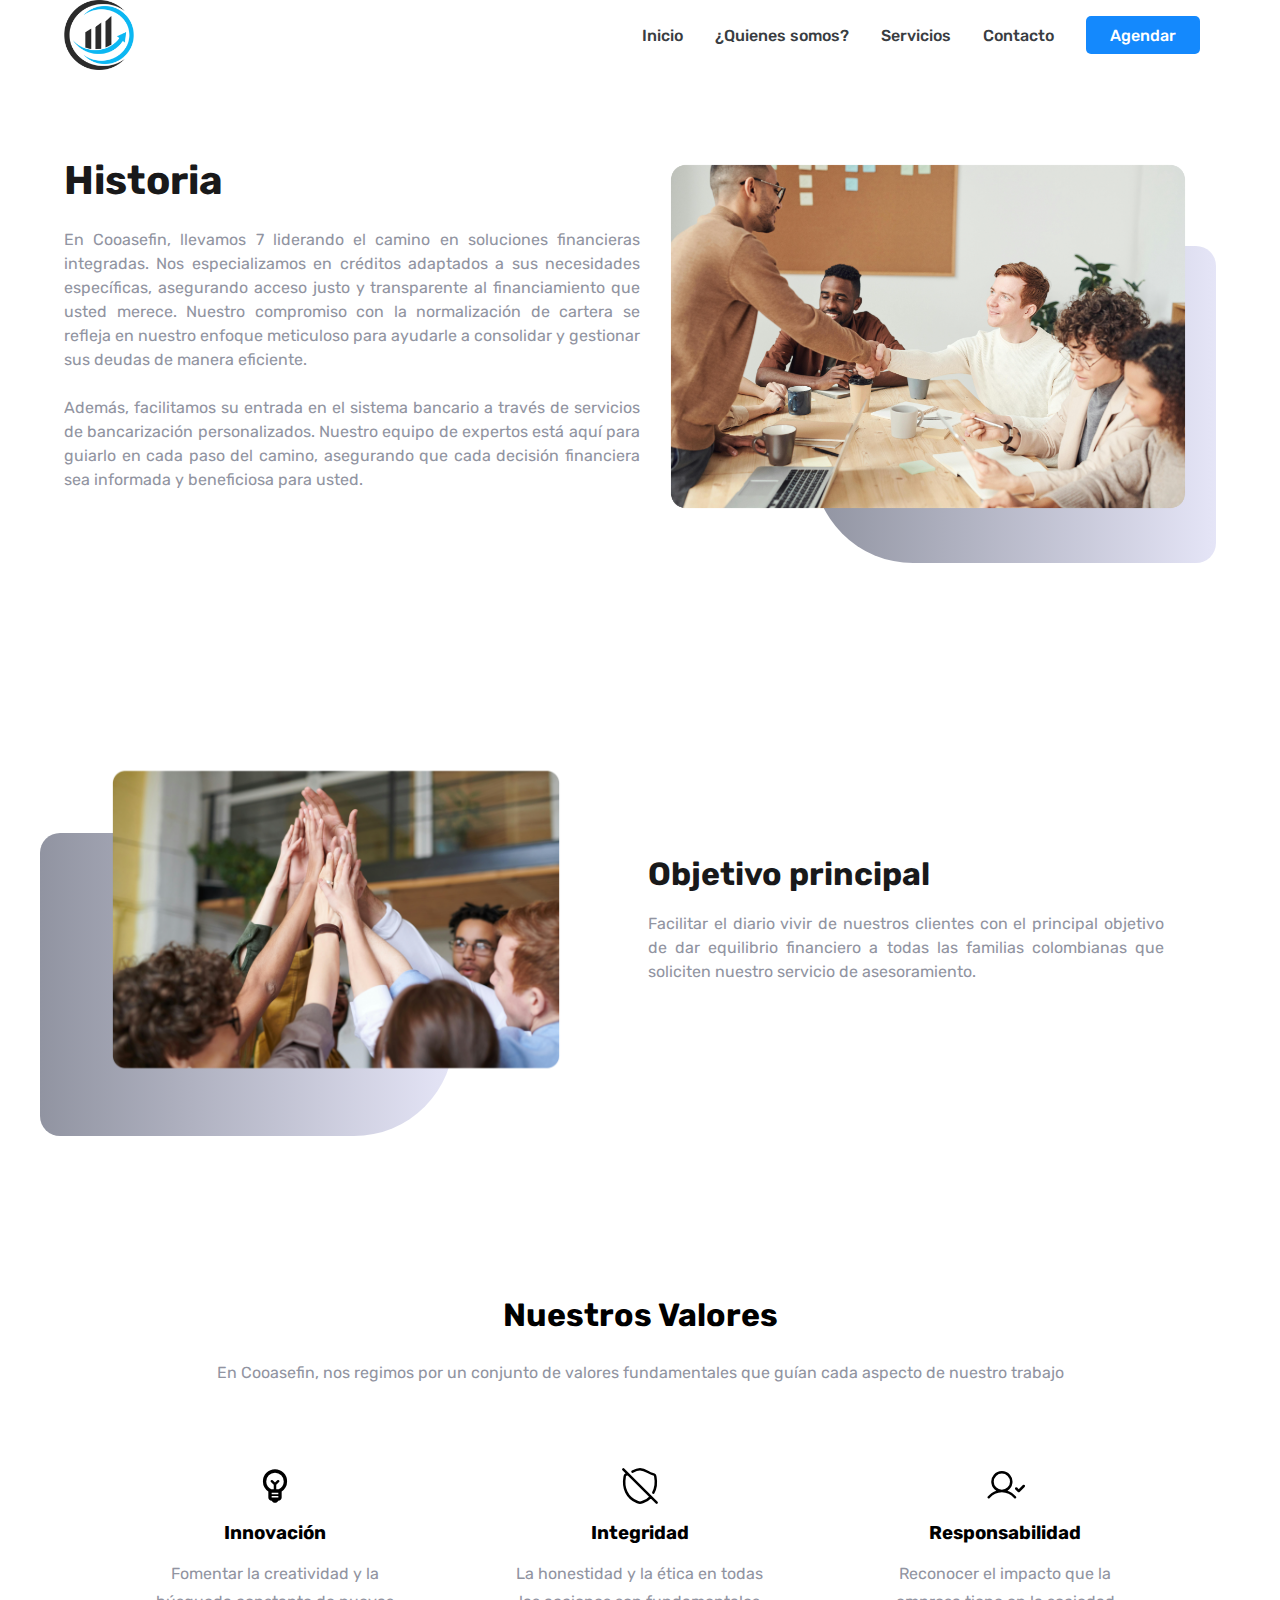
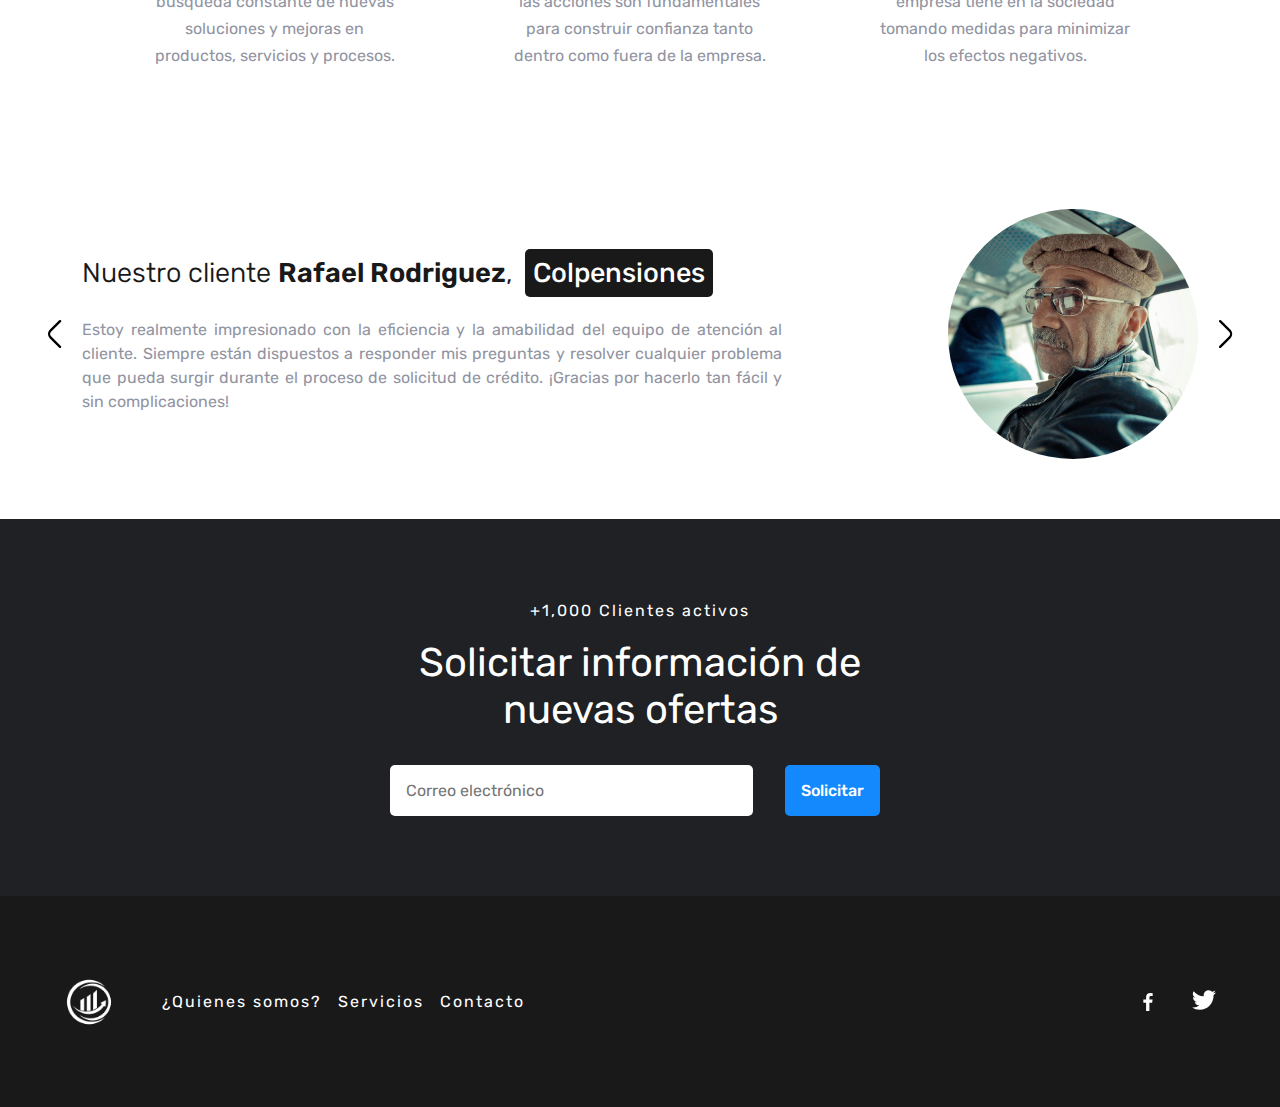
<file: about.html>
<!DOCTYPE html>
<html lang="es">

<!-- head -->

<head>
    <meta charset="UTF-8" />
    <meta name="viewport" content="width=device-width, initial-scale=1.0" />

    <meta name="title" content="Cooasefin.co - Informative company website - about.html" />
    <meta name="description" content="Detailed information page about the company cooasefin" />

    <title>Nuestra compañía | Cooasefin</title>

    <link rel="apple-touch-icon" sizes="180x180" href="/src/assets/favicon/apple-touch-icon.png" />
    <link rel="icon" type="image/png" sizes="16x16" href="/src/assets/favicon/favicon-16x16.png" />
    <link rel="icon" type="image/png" sizes="32x32" href="/src/assets/favicon/favicon-32x32.png" />
    <link rel="icon" type="image/png" sizes="192x192" href="/src/assets/favicon/android-chrome-192x192.png" />
    <link rel="icon" type="image/png" sizes="512x512" href="/src/assets/favicon/android-chrome-512x512.png" />
    <link rel="icon" type="image/x-icon" href="/src/assets/favicon/favicon.ico" />
    <link rel="manifest" href="/src/assets/favicon/site.webmanifest" />

    <link rel="stylesheet" href="/src/css/styles.css" />
    <link rel="stylesheet" href="/src/css/about.css" />
    <link rel="preconnect" href="https://fonts.googleapis.com" />
    <link rel="preconnect" href="https://fonts.gstatic.com" crossorigin />
    <link href="https://fonts.googleapis.com/css2?family=Rubik:wght@400;500&display=swap" rel="stylesheet" />
</head>

<!-- body -->

<body>

    <!-- header -->
    <header class="hero">
        <!-- nav -->
        <nav class="nav container">
            <figure class="nav__figure">
                <a href="#">
                    <img src="/src/assets/favicon/Cooasefin.ico" class="nav__logo" alt="Company logo" />
                </a>
            </figure>

            <div class="nav__hamburguer">
                <img src="/src/assets/svg/icon-hamburger.svg" class="nav__button" alt="Icon hamburguer responsive" />
            </div>

            <div class="nav__container">
                <ul class="nav__list container">
                    <li class="nav__element">
                        <a href="/index.html" class="nav__link">Inicio</a>
                    </li>
                    <li class="nav__element">
                        <a href="about.html" class="nav__link">¿Quienes somos?</a>
                    </li>
                    <li class="nav__element">
                        <a href="services.html" class="nav__link">Servicios</a>
                    </li>
                    <li class="nav__element">
                        <a href="contact.html" class="nav__link">Contacto</a>
                    </li>
                    <li class="nav__element">
                        <a href="credit_form.html" class="nav__link nav__link--last">Agendar</a>
                    </li>
                </ul>

                <div class="nav__social">
                    <a href="https://www.facebook.com/?locale=es_LA" class="nav__media">
                        <img src="/src/assets/svg/icon-facebook.svg" class="nav__socialme" alt="Icon facebook" />
                    </a>
                    <a href="https://twitter.com/?lang=es" class="nav__media">
                        <img src="/src/assets/svg/icon-twitter.svg" class="nav__socialme" alt="Icon twitter" />
                    </a>
                </div>
            </div>
        </nav>

        <!-- about main -->
        <section class="about__main container">
            <figure class="about__figure">
                <img src="/src/assets/img/project/about-hero-img.png" class="about__img" alt="About hero image" />
            </figure>

            <article class="about__texts">
                <h2 class="about__title"> Historia</h2>
                <p class="about__paragraph"> En Cooasefin, llevamos 7 liderando el camino en soluciones financieras
                    integradas. Nos especializamos en créditos adaptados a sus necesidades específicas, asegurando
                    acceso justo y transparente al financiamiento que usted merece. Nuestro compromiso con la
                    normalización de cartera se refleja en nuestro enfoque meticuloso para ayudarle a consolidar y
                    gestionar sus deudas de manera eficiente.</p>
                <p class="about__paragraph">Además, facilitamos su entrada en el sistema bancario a través de servicios
                    de bancarización personalizados. Nuestro equipo de expertos está aquí para guiarlo en cada paso del
                    camino, asegurando que cada decisión financiera sea informada y beneficiosa para usted.</p>
            </article>
        </section>
    </header>

    <!-- main -->
    <main class="main">

        <!-- plainning -->
        <section class="planning_main container">
            <article class="planning__article planning__article--active">
                <figure class="planning__figure">
                    <img src="/src/assets/img/project/planning-about-img.png" class="planning__img"
                        alt="Planning image" />
                </figure>

                <div class="planning__texts">
                    <h2 class="planning__subtitle"> Objetivo principal </h2>
                    <p class="planning__copy"> Facilitar el diario vivir de nuestros clientes con el principal objetivo
                        de dar equilibrio financiero a todas las familias colombianas que soliciten nuestro servicio de
                        asesoramiento.</p>
                </div>
            </article>
        </section>

        <!-- values -->
        <section class="values container">
            <h2 class="values__subtitle">Nuestros Valores</h2>
            <p class="values__paragraph">En Cooasefin, nos regimos por un conjunto de valores fundamentales que guían
                cada aspecto de nuestro trabajo
            </p>

            <div class="values__main">
                <article class="values__icons">
                    <img src="/src/assets/svg/innovation.svg" class="values__icon" alt="Values icon 1" />
                    <h3 class="values__title">Innovación</h3>
                    <p class="values__paragraph">Fomentar la creatividad y la búsqueda constante de nuevas soluciones y
                        mejoras en productos, servicios y procesos.</p>
                </article>

                <article class="values__icons">
                    <img src="/src/assets/svg/integrity.svg" class="values__icon" alt="Values icon 2" />
                    <h3 class="avalues__title">Integridad</h3>
                    <p class="values__paragraph">La honestidad y la ética en todas las acciones son fundamentales para
                        construir confianza tanto dentro como fuera de la empresa.</p>
                </article>

                <article class="values__icons">
                    <img src="/src/assets/svg/responsability.svg" class="values__icon" alt="Values icon 3" />
                    <h3 class="values__title">Responsabilidad</h3>
                    <p class="values__paragraph">Reconocer el impacto que la empresa tiene en la sociedad tomando
                        medidas para minimizar los efectos negativos.</p>
                </article>
            </div>
        </section>

        <!-- testimony -->
        <section class="testimony">

            <div class="testimony__container container">
                <img src="/src/assets/svg/angle-small-left.svg" class="testimony__arrow" id="before"
                    alt="Angle left button slider" />
                <section class="testimony__body testimony__body--show" data-id="1">
                    <div class="testimony__texts">
                        <h2 class="testimony__subtitle">Nuestro cliente <b class="alternative__paragraph">Rafael
                                Rodriguez</b>, <span class="testimony__course">Colpensiones</span></h2>
                        <p class="testimony__review">Estoy realmente impresionado con la eficiencia y la amabilidad del
                            equipo de atención al cliente. Siempre están dispuestos a responder mis preguntas y resolver
                            cualquier problema que pueda surgir durante el proceso de solicitud de crédito. ¡Gracias por
                            hacerlo tan fácil y sin complicaciones!</p>
                    </div>

                    <figure class="testimony__picture">
                        <img src="/src/assets/img/project/old-man1.jpg" class="testimony__img" alt="Testimony 1 img" />
                    </figure>
                </section>

                <section class="testimony__body" data-id="2">
                    <div class="testimony__texts">
                        <h2 class="testimony__subtitle">Nuestra cliente <b class="alternative__paragraph">Marta Ramirez,
                            </b><span class="testimony__course">Fiduprevisora</span></h2>
                        <p class="testimony__review">¡Increíble! Nunca pensé que obtener un crédito pudiera ser tan
                            rápido y sencillo. Desde el momento en que llené la solicitud en línea hasta que recibí la
                            aprobación, todo el proceso fue fluido y transparente. Definitivamente recomendaré sus
                            servicios a mis amigos y familiares.</p>
                    </div>

                    <figure class="testimony__picture">
                        <img src="/src/assets/img/project/old-women1.jpg" class="testimony__img"
                            alt="Testimony 2 img" />
                    </figure>
                </section>

                <section class="testimony__body" data-id="3">
                    <div class="testimony__texts">
                        <h2 class="testimony__subtitle">Nuestro cliente <b class="alternative__paragraph">Dario Orjuela,
                            </b><span class="testimony__course">Casur</span></h2>
                        <p class="testimony__review">Lo que más me gusta de vuestra empresa es la flexibilidad que
                            ofrecen en cuanto a los plazos de pago y las opciones de refinanciamiento. Me han ayudado a
                            encontrar la mejor solución para mis necesidades financieras, lo cual me ha dado
                            tranquilidad y confianza en mi capacidad para manejar mis deudas de manera responsable.</p>
                    </div>

                    <figure class="testimony__picture">
                        <img src="/src/assets/img/project/old-man2.jpg" class="testimony__img" alt="Testimony 3 img" />
                    </figure>
                </section>

                <section class="testimony__body" data-id="4">
                    <div class="testimony__texts">
                        <h2 class="testimony__subtitle">Nuestro cliente <b class="alternative__paragraph">Myriam
                                Gonzales, </b><span class="testimony__course">Fopep</span></h2>
                        <p class="testimony__review">¡Excelente servicio al cliente y tasas de interés competitivas!
                            Después de comparar varias opciones, decidí optar por este servició de crédito y no podría
                            estar más
                            satisfecha con mi elección. La transparencia en los términos del contrato y la atención
                            personalizada que recibí durante todo el proceso son definitivamente aspectos que valoro
                            enormemente. Sin duda, seguiré siendo cliente en el futuro.</p>
                    </div>

                    <figure class="testimony__picture">
                        <img src="/src/assets/img/project/old-women2.jpg" class="testimony__img"
                            alt="Testimony 4 img" />
                    </figure>
                </section>
                <img src="/src/assets/svg/angle-small-right.svg" class="testimony__arrow" id="next"
                    alt="Angle right button slider" />
            </div>
        </section>

        <!-- joined -->
        <section class="joined">

            <div class="joined__container container">
                <p class="joined__paragraph"> +1,000 Clientes activos</p>
                <h2 class="joined__title"> Solicitar información de nuevas ofertas</h2>

                <form class="joined__form">
                    <input type="email" placeholder="Correo electrónico" class="joined__input">
                    <div class="joined__buttons">
                        <input type="submit" value="Solicitar" class="joined__submit">
                    </div>
                </form>
            </div>
        </section>
    </main>

    <!-- footer -->
    <footer class="footer">

        <div class="footer__container container">
            <figure class="footer__figure">
                <a href="#">
                    <img src="/src/assets/favicon/Coasefin-white.ico" class="footer__logo" alt="Company logo footer" />
                </a>
            </figure>

            <ul class="footer__list">
                <li class="footer__item">
                    <a href="#" class="footer__link">¿Quienes somos?</a>
                </li>
                <li class="footer__item">
                    <a href="/services.html" class="footer__link"> Servicios</a>
                </li>
                <li class="footer__item">
                    <a href="/contact.html" class="footer__link"> Contacto</a>
                </li>
            </ul>

            <div class="footer__media">
                <a href="https://www.facebook.com/?locale=es_LA" class="footer__social">
                    <img src="/src/assets/svg/icon-facebook.svg" class="footer__icon" />
                </a>
                <a href="https://twitter.com/?lang=es" class="footer__social">
                    <img src="/src/assets/svg/icon-twitter.svg" class="footer__icon" />
                </a>
            </div>
        </div>
    </footer>

    <!-- JS -->
    <script src="/src/js/main.js"></script>
    <script src="/src/js/slider.js"></script>

</body>

</html>
</file>
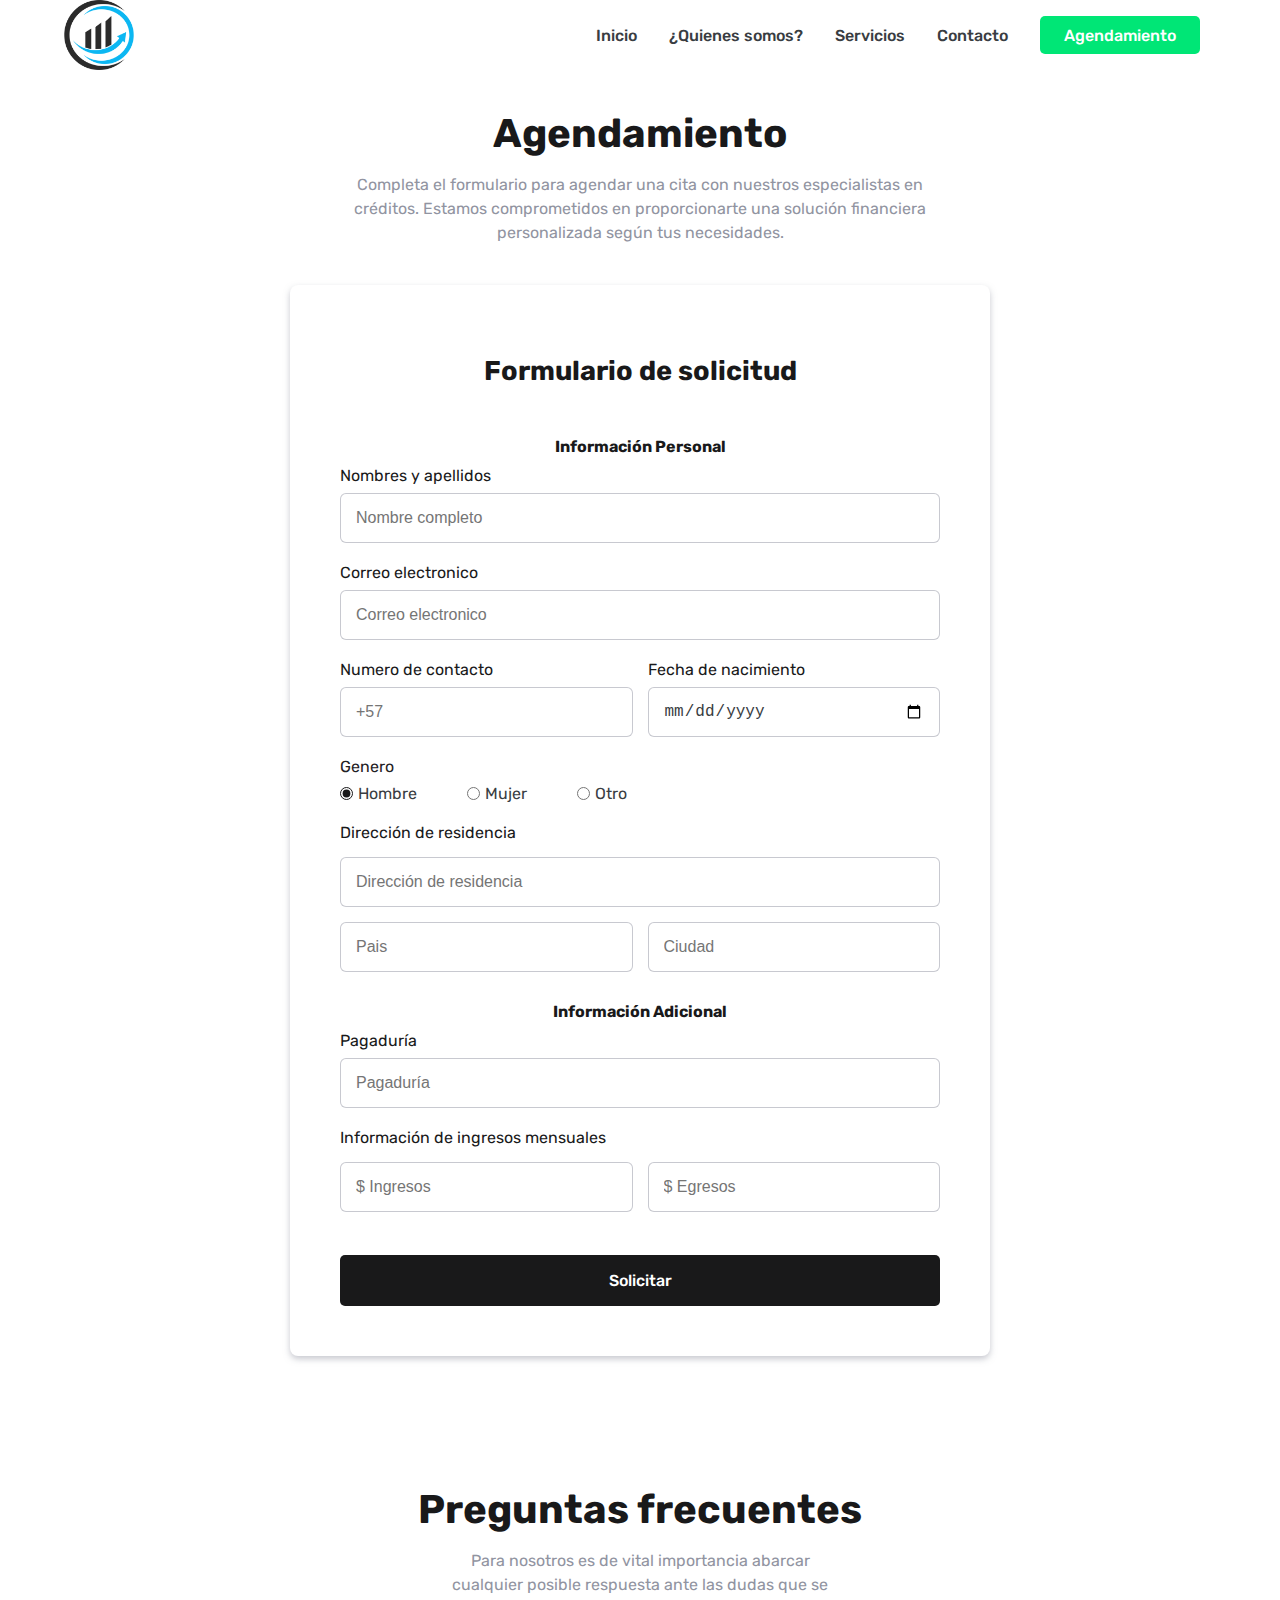
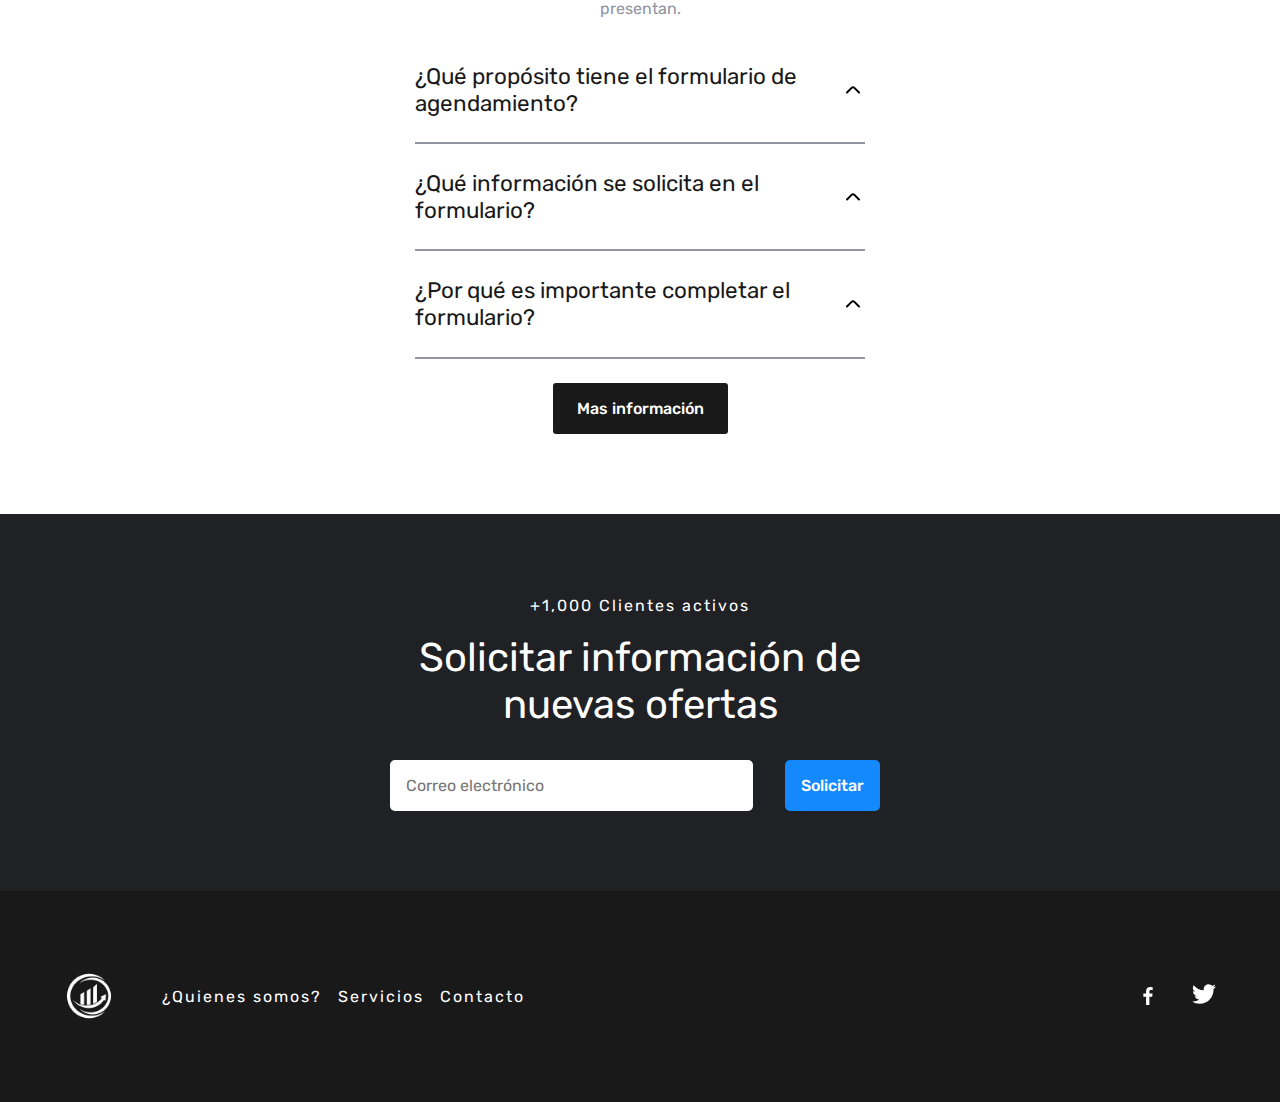
<file: credit_form.html>
<!DOCTYPE html>
<html lang="es">

<head>

    <meta charset="UTF-8" />
    <meta name="viewport" content="width=device-width, initial-scale=1.0" />

    <!-- * Primary Meta Tags -->
    <meta name="title" content="Cooasefin.co - Informative company website - services.html" />
    <meta name="description" content="Detailed information page about the company cooasefin" />

    <!-- TODO: Agregar un titulo coherente -->
    <title>Agendamiento | Cooasefin</title>

    <!-- * Link -->
    <link rel="apple-touch-icon" sizes="180x180" href="/src/assets/favicon/apple-touch-icon.png" />
    <link rel="icon" type="image/png" sizes="16x16" href="/src/assets/favicon/favicon-16x16.png" />
    <link rel="icon" type="image/png" sizes="32x32" href="/src/assets/favicon/favicon-32x32.png" />
    <link rel="icon" type="image/png" sizes="192x192" href="/src/assets/favicon/android-chrome-192x192.png" />
    <link rel="icon" type="image/png" sizes="512x512" href="/src/assets/favicon/android-chrome-512x512.png" />
    <link rel="icon" type="image/x-icon" href="/src/assets/favicon/favicon.ico" />
    <link rel="manifest" href="/src/assets/favicon/site.webmanifest" />

    <link rel="stylesheet" href="/src/css/styles.css" />
    <link rel="stylesheet" href="/src/css/credit_form.css" />
    <link rel="preconnect" href="https://fonts.googleapis.com" />
    <link rel="preconnect" href="https://fonts.gstatic.com" crossorigin />
    <link href="https://fonts.googleapis.com/css2?family=Rubik:wght@400;500&display=swap" rel="stylesheet" />

</head>

<body>

    <header class="hero">

        <!-- Section Navbar -->
        <nav class="nav container">

            <!-- Navbar figure -->
            <figure class="nav__figure">
                <a href="/src/index.html">
                    <img src="/src/assets/favicon/Cooasefin.ico" class="nav__logo" alt="Company logo" />
                </a>
            </figure>

            <!-- Navbar hamburguer -->
            <div class="nav__hamburguer">
                <img src="/src/assets/svg/icon-hamburger.svg" class="nav__button" alt="Icon hamburguer responsive" />
            </div>

            <!-- Navbar links -->
            <div class="nav__container">
                <ul class="nav__list container">
                    <li class="nav__element">
                        <a href="/index.html" class="nav__link">Inicio</a>
                    </li>
                    <li class="nav__element">
                        <a href="about.html" class="nav__link">¿Quienes somos?</a>
                    </li>
                    <li class="nav__element">
                        <a href="services.html" class="nav__link">Servicios</a>
                    </li>
                    <li class="nav__element">
                        <a href="contact.html" class="nav__link">Contacto</a>
                    </li>
                    <li class="nav__element">
                        <a href="#" class="nav__link nav__link--last--credit">Agendamiento</a>
                    </li>
                </ul>

                <!-- Navbar social media -->
                <div class="nav__social">
                    <a href="https://www.facebook.com/?locale=es_LA" class="nav__media">
                        <img src="/src/assets/svg/icon-facebook.svg" class="nav__socialme" alt="Icon facebook" />
                    </a>
                    <a href="https://twitter.com/?lang=es" class="nav__media">
                        <img src="/src/assets/svg/icon-twitter.svg" class="nav__socialme" alt="Icon twitter" />
                    </a>
                </div>
            </div>

        </nav>

        <!-- Section credit request -->
        <section class="credit__request-info container">
            <div class="credit__request-title">
                <h2>Agendamiento</h2>
            </div>

            <!-- Credit request texts -->
            <div class="credit__request-paragraph">
                <p>Completa el formulario para agendar una cita con nuestros especialistas en créditos. Estamos
                    comprometidos en proporcionarte una solución financiera personalizada según tus necesidades.
            </div>
        </section>

    </header>

    <main class="main">

        <!-- Credit request content -->
        <section class="credit__request container">

            <h2 class="credit__subtitle">Formulario de solicitud</h2>

            <!-- Credit form -->
            <form action="https://formsubmit.co/userdata.development@gmail.com" method="POST" class="form__credit">

                <div class="input-box">
                    <h3>Información Personal</h3>
                    <label for="name">Nombres y apellidos</label>
                    <input type="text" name="name" id="name" placeholder="Nombre completo" required />
                </div>

                <div class="input-box">
                    <label for="email">Correo electronico</label>
                    <input type="text" name="email" id="email" placeholder="Correo electronico" />
                </div>

                <div class="column">
                    <div class="input-box">
                        <label for="phone">Numero de contacto</label>
                        <input type="number" name="phone" id="phone" placeholder="+57" required />
                    </div>

                    <div class="input-box">
                        <label for="date">Fecha de nacimiento</label>
                        <input type="date" name="date" id="date" placeholder="Seleccione su fecha de nacimiento"
                            required />
                    </div>

                </div>

                <div class="gender-box">

                    <h3>Genero</h3>
                    <div class="gender-option">

                        <div class="gender">
                            <input type="radio" id="check-male" name="check-male" checked />
                            <label for="check-male">Hombre</label>
                        </div>

                        <div class="gender">
                            <input type="radio" id="check-female" name="check-female" />
                            <label for="check-female">Mujer</label>
                        </div>

                        <div class="gender">
                            <input type="radio" id="check-other" name="check-other" />
                            <label for="check-other">Otro</label>
                        </div>

                    </div>

                </div>

                <div class="input-box address">

                    <label for="address">Dirección de residencia</label>
                    <input type="text" name="address" id="address" placeholder="Dirección de residencia" required />

                    <div class="column">
                        <input type="text" name="pais" id="pais" placeholder="Pais" />
                        <input type="text" name="ciudad" id="ciudad" placeholder="Ciudad" />
                    </div>

                </div>

                <div class="input-box">
                    <h3>Información Adicional</h3>
                    <label for="pagaduria">Pagaduría</label>
                    <input type="text" name="pagaduria" id="pagaduria" placeholder="Pagaduría" />
                </div>

                <div class="input-box address">

                    <label for="credit"> Información de ingresos mensuales </label>

                    <div class="column">
                        <input type="Number" name="ingresos" id="ingresos" placeholder="$ Ingresos" />
                        <input type="Number" name="egresos" id="egresos" placeholder="$ Egresos" />
                    </div><br>

                </div>

                <!-- !FIXME: Revisar rutas 
                   ? Agregar enlace a la sección correspondiente en pagina de servicios
                -->
                <a href="#" class="credit__request-cta">Solicitar</a>

            </form>

        </section>

        <!-- Section article credit -->
        <section class="article_credit container">

            <!-- Article credit texts -->
            <h2 class="article_credit__title"> Preguntas frecuentes</h2>
            <p class="article_credit__paragraph">Para nosotros es de vital importancia abarcar cualquier posible
                respuesta ante las dudas que se presentan.</p>

            <!-- Article credit content -->
            <div class="article_credit__container">
                <h3 class="article_credit__question">¿Qué propósito tiene el formulario de agendamiento?
                    <img src="/src/assets/svg/angle-small-up.svg" class="article_credit__arrow"
                        alt="Icon angle small up" />
                </h3>

                <article class="article_credit__content">
                    <div class="article_credit__show">
                        <p class="article_credit__answer">Facilitar la programación de citas con nuestros especialistas
                            en créditos.</p>
                    </div>
                </article>

                <h3 class="article_credit__question">¿Qué información se solicita en el formulario?
                    <img src="/src/assets/svg/angle-small-up.svg" class="article_credit__arrow"
                        alt="Icon angle small up" />
                </h3>

                <article class="article_credit__content">
                    <div class="article_credit__show">
                        <p class="article_credit__answer">Detalles personales necesarios para ofrecer soluciones
                            financieras personalizadas.</p>
                    </div>
                </article>

                <h3 class="article_credit__question">¿Por qué es importante completar el formulario?
                    <img src="/src/assets/svg/angle-small-up.svg" class="article_credit__arrow"
                        alt="Icon angle small up" />
                </h3>

                <article class="article_credit__content">
                    <div class="article_credit__show">
                        <p class="article_credit__answer">
                            Para asegurar un acercamiento personalizado y efectivo a las necesidades financieras del
                            cliente.</p>
                    </div>
                </article>

            </div>

            <!-- !FIXME: Revisar rutas 
                   ? Agregar enlace a la sección correspondiente en pagina de servicios
            -->
            <a href="/contact.html" class="article_credit__cta">Mas información</a>

        </section>

    </main>

    <!-- Section joined -->
    <section class="joined">

        <!-- Joined texts -->
        <div class="joined__container container">
            <p class="joined__paragraph"> +1,000 Clientes activos</p>
            <h2 class="joined__title"> Solicitar información de nuevas ofertas</h2>

            <!--  Joined form 
                TODO: Implementar formulario. -->
            <form class="joined__form">
                <input type="email" placeholder="Correo electrónico" class="joined__input">
                <div class="joined__buttons">
                    <input type="submit" value="Solicitar" class="joined__submit">
                </div>
            </form>
        </div>
    </section>

    </main>

    <!-- Section footer -->
    <footer class="footer">

        <!-- Footer content -->
        <div class="footer__container container">

            <!-- Footer img -->
            <figure class="footer__figure">
                <a href="#">
                    <img src="/src/assets/favicon/Coasefin-white.ico" class="footer__logo" alt="Company logo footer" />
                </a>
            </figure>

            <!-- Footer links -->
            <ul class="footer__list">
                <li class="footer__item">
                    <a href="#" class="footer__link"> ¿Quienes somos?</a>
                </li>
                <li class="footer__item">
                    <a href="/services.html" class="footer__link"> Servicios</a>
                </li>
                <li class="footer__item">
                    <a href="/contact.html" class="footer__link"> Contacto</a>
                </li>
            </ul>

            <!-- Footer social links -->
            <!-- !FIXME: Revisar rutas 
                   ? Agregar enlace a la sección correspondiente en pagina de servicios
            -->
            <div class="footer__media">
                <a href="https://www.facebook.com/?locale=es_LA" class="footer__social">
                    <img src="/src/assets/svg/icon-facebook.svg" class="footer__icon" />
                </a>

                <a href="https://twitter.com/?lang=es" class="footer__social">
                    <img src="/src/assets/svg/icon-twitter.svg" class="footer__icon" />
                </a>

                <!-- TODO: Agregar Copyright 
                     ?: Implementar si existe actualización.
                -->

            </div>

        </div>

    </footer>

    <!-- Scripts -->
    <script src="/src/js/main.js"></script>

</body>

</html>
</file>
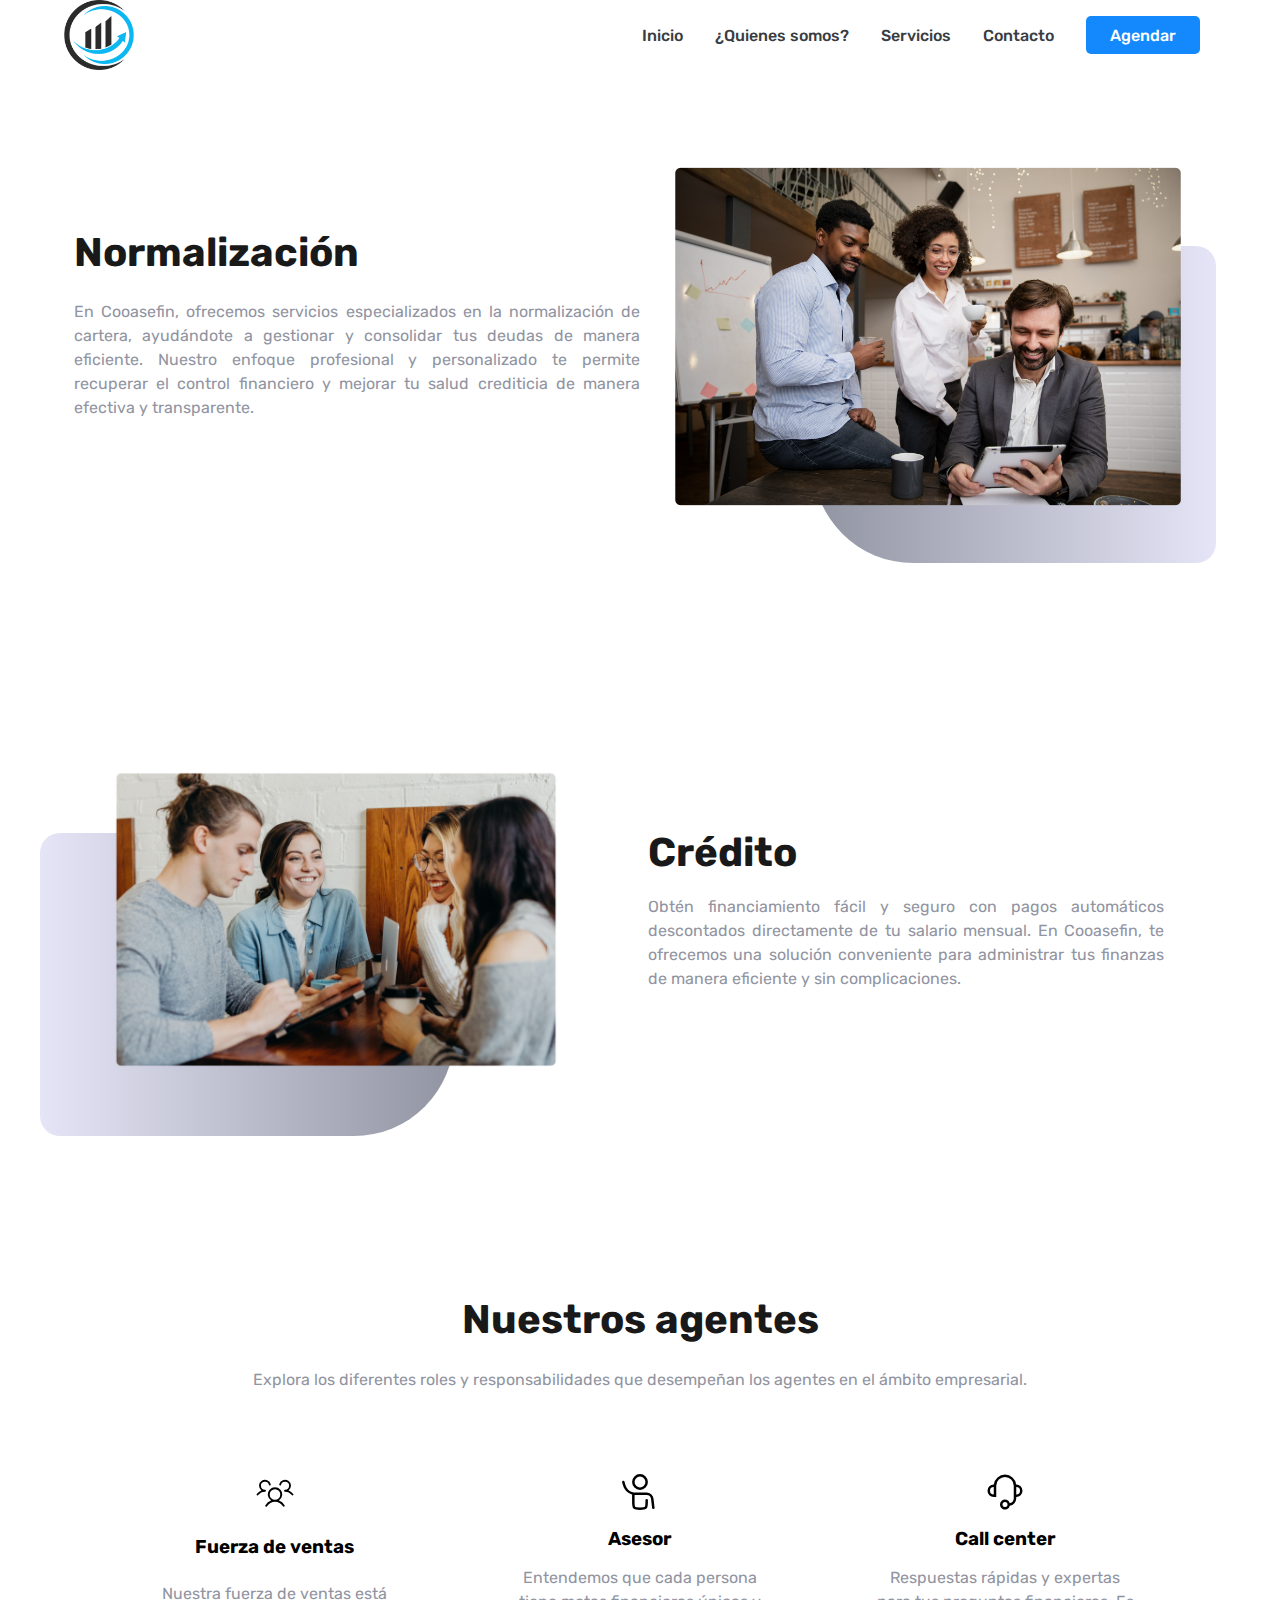
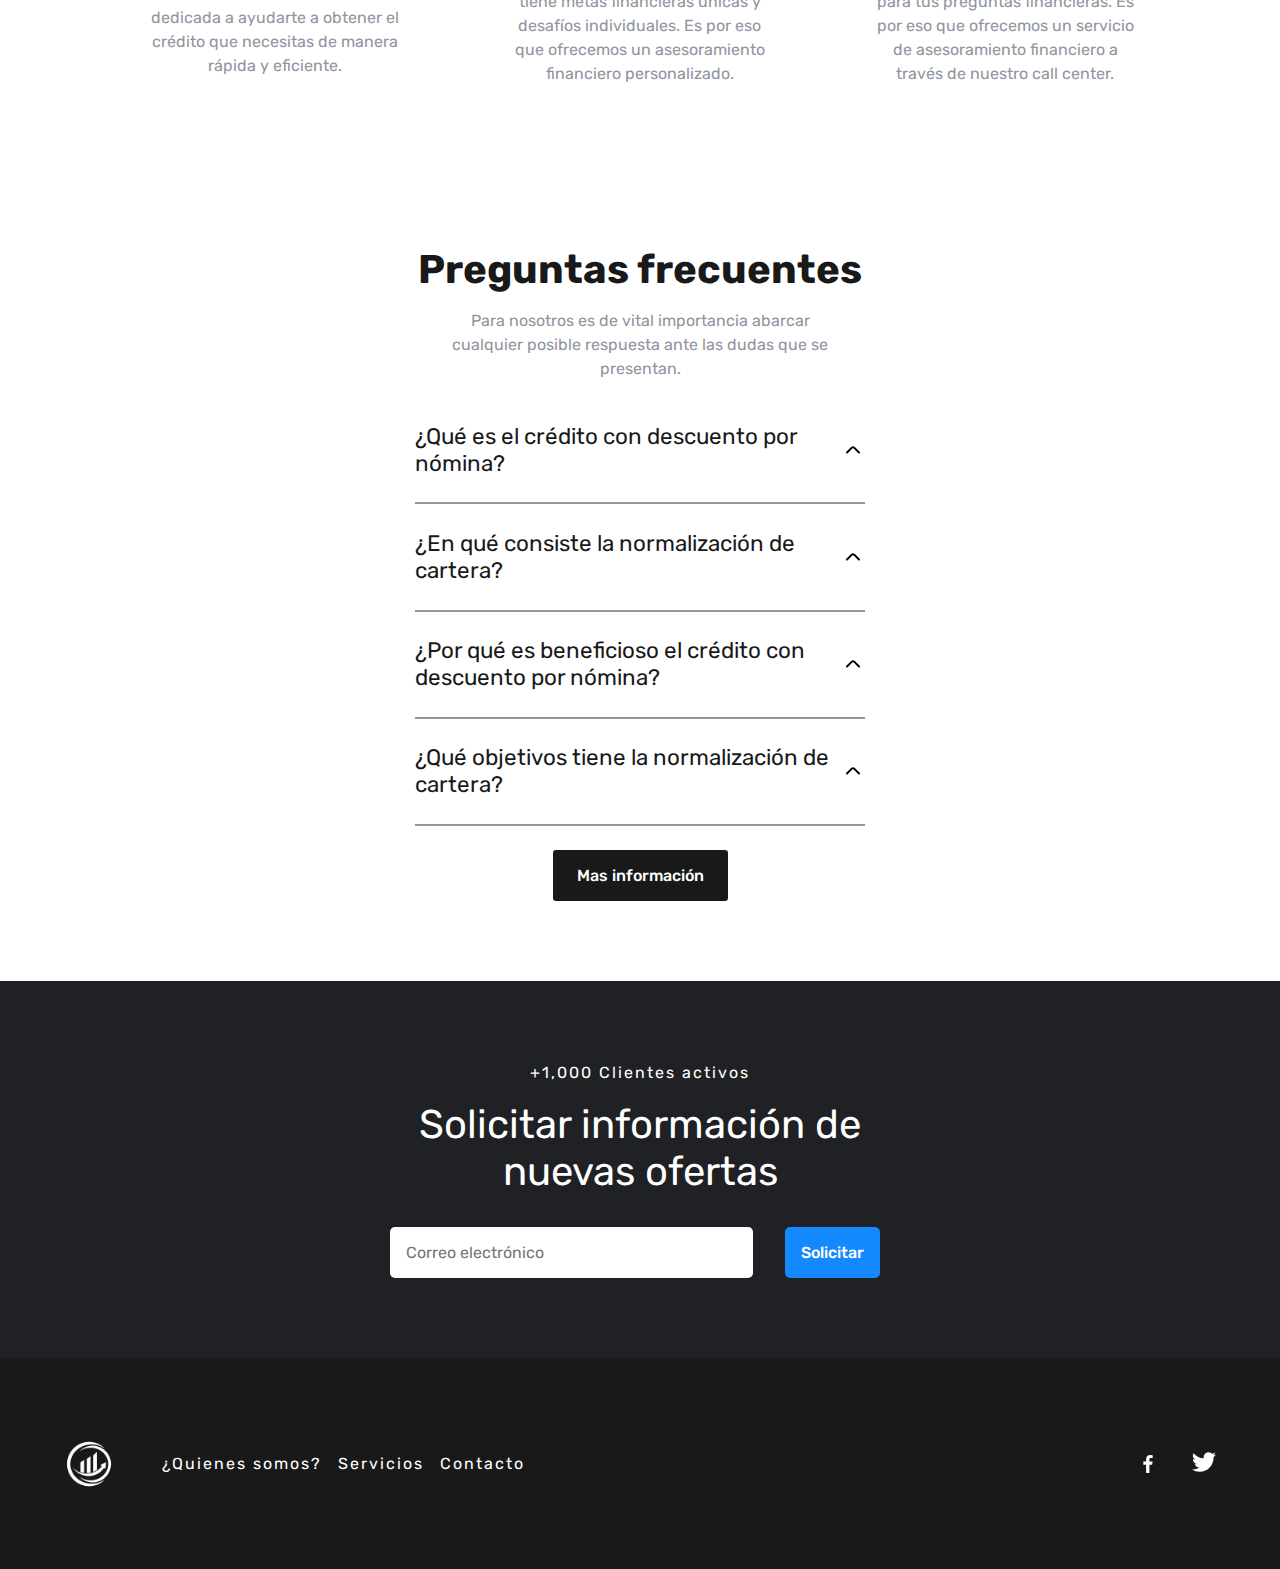
<file: services.html>
<!DOCTYPE html>
<html lang="es">

<head>

    <meta charset="UTF-8" />
    <meta name="viewport" content="width=device-width, initial-scale=1.0" />

    <!-- Primary Meta Tags -->
    <meta name="title" content="Cooasefin.co - Informative company website - services.html" />
    <meta name="description" content="Detailed information page about the company cooasefin" />

    <!-- TODO: Agregar un titulo coherente -->
    <title>Servicios especiales | Cooasefin </title>

    <!-- Link -->
    <link rel="apple-touch-icon" sizes="180x180" href="/src/assets/favicon/apple-touch-icon.png" />
    <link rel="icon" type="image/png" sizes="16x16" href="/src/assets/favicon/favicon-16x16.png" />
    <link rel="icon" type="image/png" sizes="32x32" href="/src/assets/favicon/favicon-32x32.png" />
    <link rel="icon" type="image/png" sizes="192x192" href="/src/assets/favicon/android-chrome-192x192.png" />
    <link rel="icon" type="image/png" sizes="512x512" href="/src/assets/favicon/android-chrome-512x512.png" />
    <link rel="icon" type="image/x-icon" href="/src/assets/favicon/favicon.ico" />
    <link rel="manifest" href="/src/assets/favicon/site.webmanifest" />

    <link rel="stylesheet" href="/src/css/styles.css" />
    <link rel="stylesheet" href="/src/css/services.css" />
    <link rel="preconnect" href="https://fonts.googleapis.com" />
    <link rel="preconnect" href="https://fonts.gstatic.com" crossorigin />
    <link href="https://fonts.googleapis.com/css2?family=Rubik:wght@400;500&display=swap" rel="stylesheet" />

</head>

<body>

    <header class="hero">

        <!-- Section Navbar -->
        <nav class="nav container">

            <!-- Navbar figure -->
            <figure class="nav__figure">
                <a href="#">
                    <img src="/src/assets/favicon/Cooasefin.ico" class="nav__logo" alt="Company logo" />
                </a>
            </figure>

            <!-- Navbar hamburguer -->
            <div class="nav__hamburguer">
                <img src="/src/assets/svg/icon-hamburger.svg" class="nav__button" alt="Icon hamburguer responsive" />
            </div>

            <!-- Navbar links -->
            <div class="nav__container">
                <ul class="nav__list container">
                    <li class="nav__element">
                        <a href="/index.html" class="nav__link">Inicio</a>
                    </li>
                    <li class="nav__element">
                        <a href="/about.html" class="nav__link">¿Quienes somos?</a>
                    </li>
                    <li class="nav__element">
                        <a href="#" class="nav__link">Servicios</a>
                    </li>
                    <li class="nav__element">
                        <a href="/contact.html" class="nav__link">Contacto</a>
                    </li>
                    <li class="nav__element">
                        <a href="/credit_form.html" class="nav__link nav__link--last">Agendar</a>
                    </li>
                </ul>

                <!-- Navbar social media -->
                <div class="nav__social">
                    <a href="https://www.facebook.com/?locale=es_LA" class="nav__media">
                        <img src="/src/assets/svg/icon-facebook.svg" class="nav__socialme" alt="Icon facebook" />
                    </a>
                    <a href="https://twitter.com/?lang=es" class="nav__media">
                        <img src="/src/assets/svg/icon-twitter.svg" class="nav__socialme" alt="Icon twitter" />
                    </a>
                </div>

            </div>

        </nav>

        <!-- Section portfolio -->
        <section class="portfolio_about__main container">

            <!-- Portfolio figure -->
            <figure class="portfolio_about__figure">
                <img src="/src/assets/img/project/service1-img.png" class="portfolio_about__img"
                    alt="Portfolio image" />
            </figure>

            <!-- Porfolio texts -->
            <article class="portfolio_about__texts">
                <h2 id="Normalizacion_cartera" class="portfolio_about__title"> Normalización </h2>
                <p class="portfolio_about__paragraph"> En Cooasefin, ofrecemos servicios especializados en
                    la normalización de cartera, ayudándote a gestionar y consolidar tus deudas de manera eficiente.
                    Nuestro enfoque profesional y personalizado te permite recuperar el control financiero y mejorar tu
                    salud crediticia de manera efectiva y transparente.</p>

                <div class="portfolio__buttons">

                    <!-- !FIXME: Revisar rutas -->
                    <!-- <a href="#" class="portfolio_about__cta"> Solicitar más información </a> -->

                </div>
            </article>
        </section>

    </header>

    <main class="main">

        <!-- Section legal -->
        <section class="legal__main container">

            <!-- Legal content -->
            <article class="legal__article legal__article--active">

                <!-- Legal figure -->
                <figure class="legal__figure">
                    <img src="/src/assets/img/project/service3-img.png" class="legal__img" alt="Legal image" />
                </figure>

                <!-- Legal texts -->
                <div class="legal__texts">
                    <h2 class="legal__title">Crédito</h2>
                    <p class="legal__copy"> Obtén financiamiento fácil y seguro con pagos automáticos descontados
                        directamente de tu salario mensual. En Cooasefin, te ofrecemos una solución
                        conveniente para administrar tus finanzas de manera eficiente y sin complicaciones.</p>
                    <br>

                    <div class="legal__buttons">
                        <!-- !FIXME: Revisar rutas -->
                        <!-- <a href="#" class="legal__cta"> Solicitar más información </a> -->
                    </div>

                </div>

            </article>

        </section>

        <!-- !FIXME: Cambiar nombres, duplicidad en definiciones 
              ?: Implementar si existe actualización.
        -->
        <!-- Portfolio content -->
        <section class="portfolio container">

            <!-- Portfolio texts -->
            <h2 class="portfolio__subtitle">Nuestros agentes</h2>
            <p class="portfolio__paragraph">
                Explora los diferentes roles y responsabilidades que desempeñan los agentes en el ámbito empresarial.
            </p>

            <!-- Portfolio main -->
            <div class="portfolio__main">

                <!-- Porfolio icons -->
                <article class="portfolio__icons">

                    <!-- TODO: Posible cambios en icon, existe duplicidad -->
                    <img src="/src/assets/svg/users.svg" class="portfolio__icon" alt="Icon portfolio graphic" />
                    <h3 class="portfolio__title">Fuerza de ventas</h3>
                    <p class="portfolio__paragraph">Nuestra fuerza de ventas está dedicada a ayudarte a obtener el
                        crédito que necesitas de manera rápida y eficiente.</p>
                </article>

                <article class="portfolio__icons">
                    <img src="/src/assets/svg/user.svg" class="portfolio__icon" alt="Icon portfolio face" />
                    <h3 class="portfolio__title">Asesor</h3>
                    <p class="portfolio__paragraph">Entendemos que cada persona tiene metas financieras únicas y
                        desafíos individuales. Es por eso que ofrecemos un asesoramiento financiero personalizado.</p>
                </article>

                <article class="portfolio__icons">
                    <img src="/src/assets/svg/agent1.svg" class="portfolio__icon" alt="Icon portfolio scatter-chart" />
                    <h3 class="portfolio__title">Call center</h3>
                    <p class="portfolio__paragraph">Respuestas rápidas y expertas para
                        tus preguntas financieras. Es por eso que ofrecemos un servicio de asesoramiento financiero a
                        través de nuestro call center.</p>
                </article>

            </div>

        </section>

        <section class="article container">

            <!-- Article texts -->
            <h2 class="article__title"> Preguntas frecuentes</h2>
            <p class="article__paragraph">Para nosotros es de vital importancia abarcar cualquier posible respuesta ante
                las
                dudas que se presentan.</p>

            <div class="article__container">

                <!-- Article 1 img or icon -->
                <h3 class="article__question">¿Qué es el crédito con descuento por nómina?
                    <img src="/src/assets/svg/angle-small-up.svg" class="article__arrow" alt="Icon arrow" />
                </h3>

                <!-- Article 1 content questions -->
                <article class="article__content">
                    <div class="article__show ">
                        <p class="article__answer">Es un préstamo cuyos pagos mensuales son deducidos directamente del
                            salario del prestatario.
                        </p>
                    </div>
                </article>

                <!-- Article 2 img or icon -->
                <h3 class="article__question">¿En qué consiste la normalización de cartera?
                    <img src="/src/assets/svg/angle-small-up.svg" class="article__arrow" alt="Icon arrow" />
                </h3>

                <!-- Article 2 content questions  -->
                <article class="article__content">
                    <div class="article__show">
                        <p class="article__answer"> Es el proceso de gestionar y consolidar deudas pendientes de manera
                            eficiente.</p>
                    </div>
                </article>

                <!-- Article 3 img or icon -->
                <h3 class="article__question"> ¿Por qué es beneficioso el crédito con descuento por nómina?
                    <img src="/src/assets/svg/angle-small-up.svg" class="article__arrow" alt="Icon arrow" />
                </h3>

                <!-- Article 3 content questions -->
                <article class="article__content">
                    <div class="article__show">
                        <p class="article__answer">
                            Ofrece comodidad y seguridad al automatizar los pagos desde el salario del solicitante.</p>
                    </div>
                </article>

                <!-- Article 4 img or icon -->
                <h3 class="article__question"> ¿Qué objetivos tiene la normalización de cartera?
                    <img src="/src/assets/svg/angle-small-up.svg" class="article__arrow" alt="Icon arrow" />
                </h3>

                <!-- Article 4 content questions -->
                <article class="article__content">
                    <div class="article__show">
                        <p class="article__answer"> Mejorar la salud financiera del cliente al regularizar y organizar
                            sus obligaciones financieras.</p>
                    </div>
                </article>

            </div>

            <!-- Article button -->
            <!-- !FIXME: Revisar rutas 
                         ? Agregar enlace a la sección correspondiente en pagina de servicios
            -->
            <a href="/contact.html" class="article__cta">Mas información</a>

        </section>

        <!-- Section joined -->
        <section class="joined">

            <!-- Joined texts -->
            <div class="joined__container container">
                <p class="joined__paragraph"> +1,000 Clientes activos</p>
                <h2 class="joined__title"> Solicitar información de nuevas ofertas</h2>

                <!--  Joined form 
                    TODO: Implementar formulario. -->
                <form class="joined__form">
                    <input type="email" placeholder="Correo electrónico" class="joined__input">
                    <div class="joined__buttons">
                        <input type="submit" value="Solicitar" class="joined__submit">
                    </div>
                </form>
            </div>
        </section>

    </main>

    <!-- Section footer -->
    <footer class="footer">

        <!-- Footer content -->
        <div class="footer__container container">

            <!-- Footer img -->
            <figure class="footer__figure">
                <a href="#">
                    <img src="/src/assets/favicon/Coasefin-white.ico" class="footer__logo" alt="Company logo footer" />
                </a>
            </figure>

            <!-- Footer links -->
            <ul class="footer__list">
                <li class="footer__item">
                    <a href="/about.html" class="footer__link">¿Quienes somos?</a>
                </li>
                <li class="footer__item">
                    <a href="#" class="footer__link">Servicios</a>
                </li>
                <li class="footer__item">
                    <a href="/contact.html" class="footer__link">Contacto</a>
                </li>
            </ul>

            <!-- Footer social links -->
            <!-- !FIXME: Revisar dimensiones links 
                 ?: Implementar si existe actualización.
            -->
            <div class="footer__media">
                <a href="https://www.facebook.com/?locale=es_LA" class="footer__social">
                    <img src="/src/assets/svg/icon-facebook.svg" class="footer__icon" />
                </a>

                <a href="https://twitter.com/?lang=es" class="footer__social">
                    <img src="/src/assets/svg/icon-twitter.svg" class="footer__icon" />
                </a>

                <!-- TODO: Agregar Copyright 
                     ?: Implementar si existe actualización.
                -->

            </div>

        </div>

    </footer>

    <!-- Scripts -->
    <script src="/src/js/main.js"></script>
    <script src="/src/js/questions.js"></script>

</body>

</html>
</file>
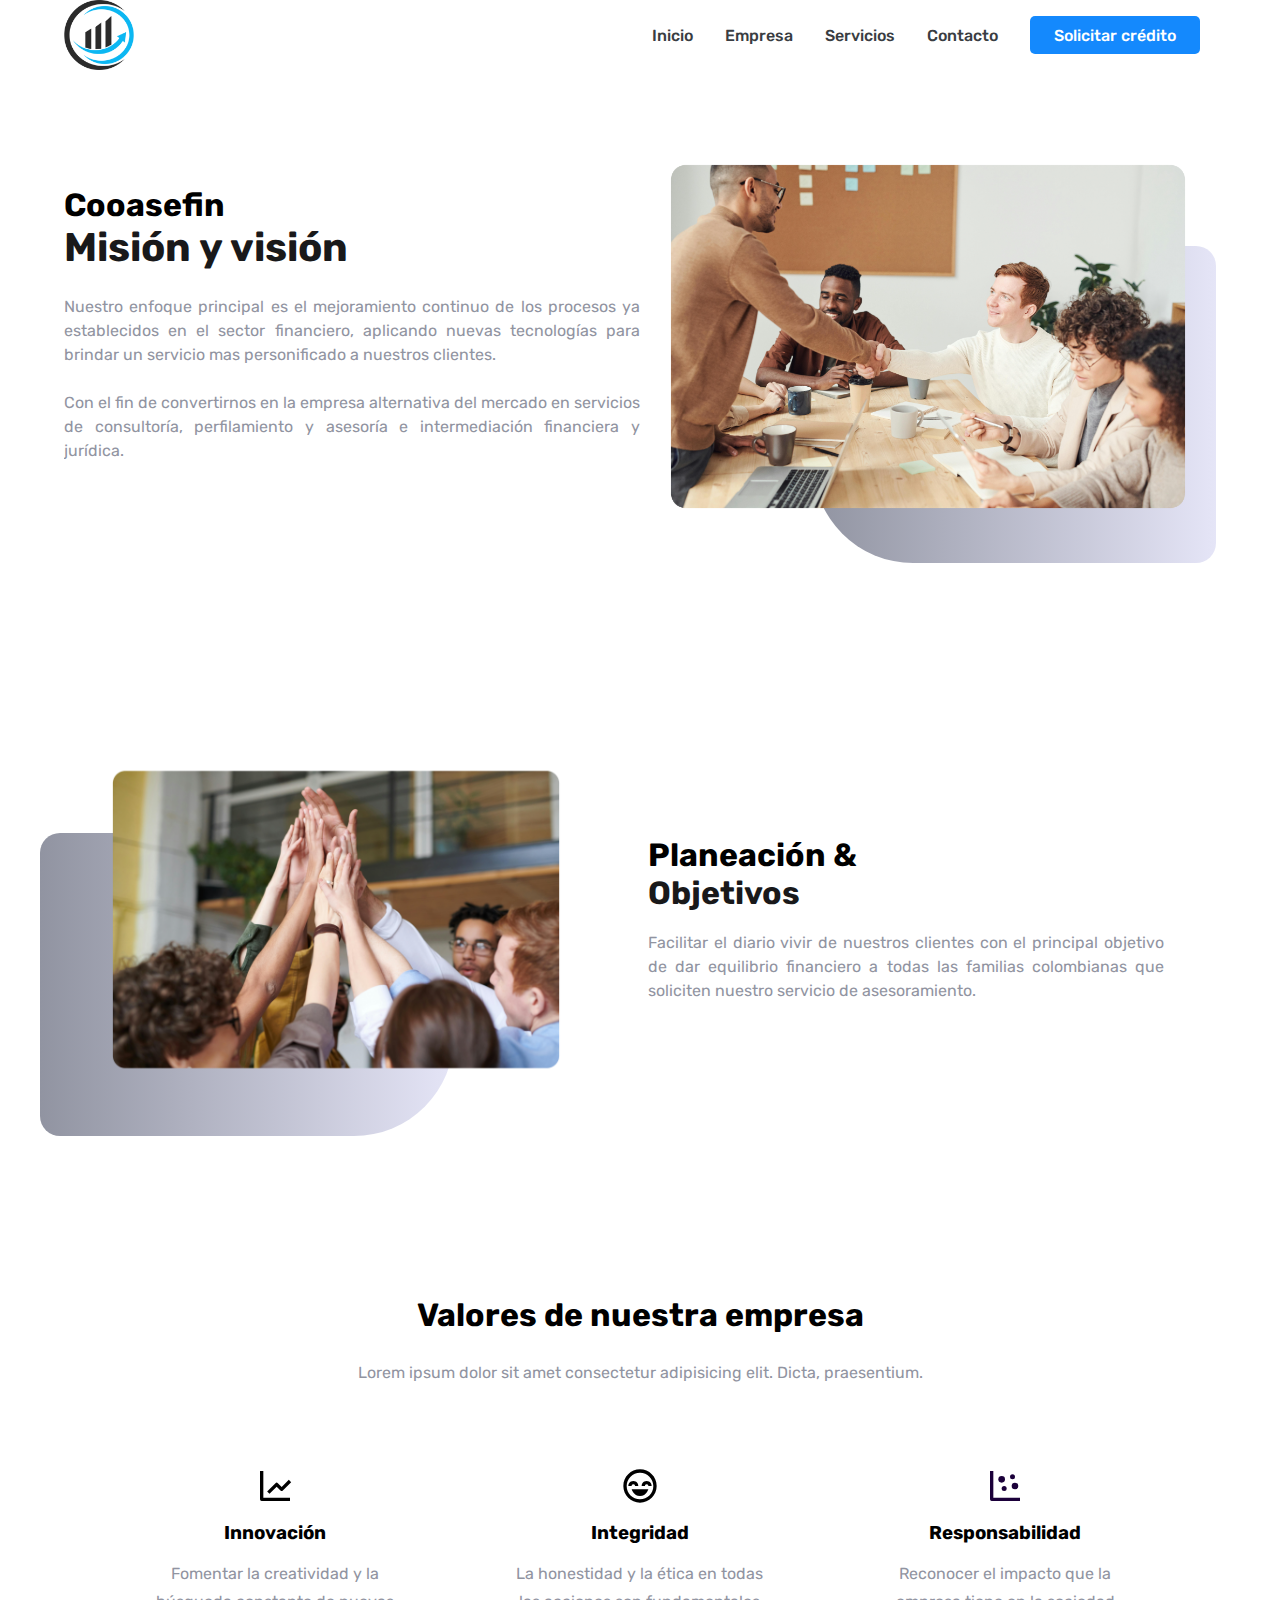
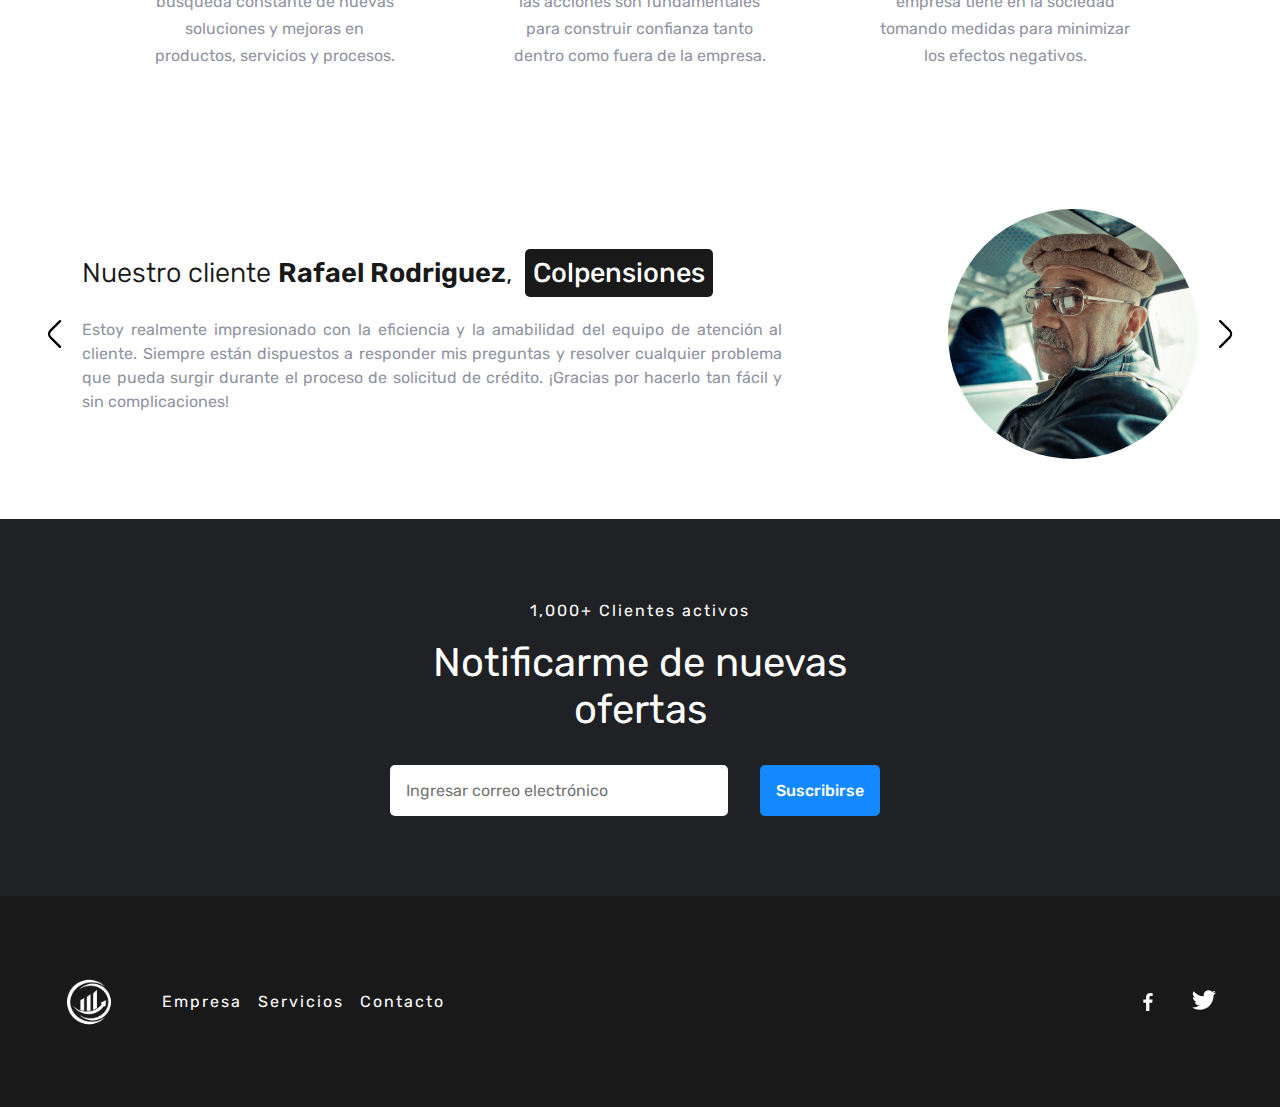
<file: src/about.html>
<!DOCTYPE html>
<html lang="es">

<head>

    <meta charset="UTF-8" />
    <meta name="viewport" content="width=device-width, initial-scale=1.0" />

    <!-- Primary Meta Tags -->
    <meta name="title" content="Cooasefin.co - Informative company website - about.html" />
    <meta name="description" content="Detailed information page about the company cooasefin" />

    <!-- TODO: Agregar un titulo coherente -->
    <title>Cooasefin.com - Información empresa</title>

    <!-- Link -->
    <link rel="apple-touch-icon" sizes="180x180" href="assets/favicon/apple-touch-icon.png" />
    <link rel="icon" type="image/png" sizes="16x16" href="/assets/favicon/favicon-16x16.png" />
    <link rel="icon" type="image/png" sizes="32x32" href="assets/favicon/favicon-32x32.png" />
    <link rel="icon" type="image/png" sizes="192x192" href="assets/favicon/android-chrome-192x192.png" />
    <link rel="icon" type="image/png" sizes="512x512" href="assets/favicon/android-chrome-512x512.png" />
    <link rel="icon" type="image/x-icon" href="assets/favicon/favicon.ico" />
    <link rel="manifest" href="assets/favicon/site.webmanifest" />

    <link rel="stylesheet" href="/src/css/styles.css" />
    <link rel="stylesheet" href="/src/css/about.css" />
    <link rel="preconnect" href="https://fonts.googleapis.com" />
    <link rel="preconnect" href="https://fonts.gstatic.com" crossorigin />
    <link href="https://fonts.googleapis.com/css2?family=Rubik:wght@400;500&display=swap" rel="stylesheet" />

</head>

<body>

    <header class="hero">

        <!-- Section Navbar -->
        <nav class="nav container">

            <!-- Navbar figure -->
            <figure class="nav__figure">
                <a href="#">
                    <img src="/src/assets/favicon/Cooasefin.ico" class="nav__logo" alt="Company logo" />
                </a>
            </figure>

            <!-- Navbar hamburguer -->
            <div class="nav__hamburguer">
                <img src="/src/assets/svg/icon-hamburger.svg" class="nav__button" alt="Icon hamburguer responsive" />
            </div>

            <!-- Navbar links -->
            <div class="nav__container">
                <ul class="nav__list container">
                    <li class="nav__element">
                        <a href="/src/index.html" class="nav__link">Inicio</a>
                    </li>
                    <li class="nav__element">
                        <a href="/src/about.html" class="nav__link">Empresa</a>
                    </li>
                    <li class="nav__element">
                        <a href="/src/services.html" class="nav__link">Servicios</a>
                    </li>
                    <li class="nav__element">
                        <a href="/src/contact.html" class="nav__link">Contacto</a>
                    </li>
                    <li class="nav__element">
                        <a href="/src/credit_form.html" class="nav__link nav__link--last">Solicitar crédito</a>
                    </li>
                </ul>

                <!-- Navbar social media -->
                <div class="nav__social">
                    <a href="https://www.facebook.com/?locale=es_LA" class="nav__media">
                        <img src="/src/assets/svg/icon-facebook.svg" class="nav__socialme" alt="Icon facebook" />
                    </a>
                    <a href="https://twitter.com/?lang=es" class="nav__media">
                        <img src="/src/assets/svg/icon-twitter.svg" class="nav__socialme" alt="Icon twitter" />
                    </a>
                </div>

            </div>

        </nav>

        <!-- Section hero -->
        <section class="about__main container">

            <!-- hero figure -->
            <figure class="about__figure">
                <img src="/src/assets/img/project/about-hero-img.png" class="about__img" alt="About hero image" />
            </figure>

            <!-- hero texts -->
            <article class="about__texts">
                <h1>Cooasefin</h1>
                <h2 class="about__title"> Misión y visión </h2>
                <p class="about__paragraph"> Nuestro enfoque principal es el mejoramiento continuo de los procesos ya
                    establecidos en el sector financiero, aplicando nuevas tecnologías para brindar un servicio mas
                    personificado a nuestros clientes.</p>
                <p class="about__paragraph"> Con el fin de convertirnos en la empresa alternativa del mercado en
                    servicios de consultoría, perfilamiento y asesoría e intermediación financiera y jurídica.</p>
            </article>

        </section>

    </header>

    <main class="main">

        <!-- Section planning -->
        <section class="planning_main container">
            <article class="planning__article planning__article--active">

                <!-- Planning figure -->
                <figure class="planning__figure">
                    <img src="/src/assets/img/project/planning-about-img.png" class="planning__img"
                        alt="Planning image" />
                </figure>

                <!-- Planning texts -->
                <div class="planning__texts">
                    <h1>Planeación &</h1>
                    <h2 class="planning__subtitle"> Objetivos</h2>
                    <p class="planning__copy"> Facilitar el diario vivir de nuestros clientes con el principal objetivo
                        de dar equilibrio financiero a todas las familias colombianas que soliciten nuestro servicio de
                        asesoramiento.</p>
                </div>

            </article>
        </section>

        <!-- TODO: Revisar valores, diseños y ejemplos de otras paginas. -->
        <!-- Section values -->
        <section class="values container">

            <!-- Values texts -->
            <h2 class="values__subtitle">Valores de nuestra empresa</h2>
            <p class="values__paragraph">Lorem ipsum dolor sit amet consectetur adipisicing elit. Dicta, praesentium.
            </p>

            <!-- Values main -->
            <div class="values__main">

                <!-- Values content -->
                <article class="values__icons">
                    <img src="/src/assets/svg/icon-grafica.svg" class="values__icon" alt="Values icon 1" />
                    <h3 class="values__title">Innovación</h3>
                    <p class="values__paragraph">Fomentar la creatividad y la búsqueda constante de nuevas soluciones y
                        mejoras en productos, servicios y procesos.</p>
                </article>

                <article class="values__icons">
                    <img src="/src/assets/svg/icon-face.svg" class="values__icon" alt="Values icon 2" />
                    <h3 class="avalues__title">Integridad</h3>
                    <p class="values__paragraph">La honestidad y la ética en todas las acciones son fundamentales para
                        construir confianza tanto dentro como fuera de la empresa.</p>
                </article>

                <article class="values__icons">
                    <img src="/src/assets/svg/scatter-chart.svg" class="values__icon" alt="Values icon 3" />
                    <h3 class="values__title">Responsabilidad</h3>
                    <p class="values__paragraph">Reconocer el impacto que la empresa tiene en la sociedad tomando
                        medidas para minimizar los efectos negativos.</p>
                </article>

            </div>

        </section>

        <!-- TODO: Revisar valores, diseños y ejemplos de otras paginas. -->
        <!-- Section testimony -->
        <section class="testimony">

            <!-- Testimony content -->
            <div class="testimony__container container">

                <!-- Testimony figure angle left -->
                <img src="/src/assets/svg/angle-small-left.svg" class="testimony__arrow" id="before"
                    alt="Angle left button slider" />

                <!-- Testimony 1 texts -->
                <section class="testimony__body testimony__body--show" data-id="1">
                    <div class="testimony__texts">
                        <h2 class="testimony__subtitle">Nuestro cliente <b class="alternative__paragraph">Rafael
                                Rodriguez</b>, <span class="testimony__course">Colpensiones</span></h2>
                        <p class="testimony__review">Estoy realmente impresionado con la eficiencia y la amabilidad del
                            equipo de atención al cliente. Siempre están dispuestos a responder mis preguntas y resolver
                            cualquier problema que pueda surgir durante el proceso de solicitud de crédito. ¡Gracias por
                            hacerlo tan fácil y sin complicaciones!</p>
                    </div>

                    <!-- Testimony 1 figure -->
                    <figure class="testimony__picture">
                        <img src="/src/assets/img/project/old-man1.jpg" class="testimony__img" alt="Testimony 1 img" />
                    </figure>
                </section>

                <!-- Testimony 2 texts -->
                <section class="testimony__body" data-id="2">
                    <div class="testimony__texts">
                        <h2 class="testimony__subtitle">Nuestra cliente <b class="alternative__paragraph">Marta Ramirez,
                            </b><span class="testimony__course">Fiduprevisora</span></h2>
                        <p class="testimony__review">¡Increíble! Nunca pensé que obtener un crédito pudiera ser tan
                            rápido y sencillo. Desde el momento en que llené la solicitud en línea hasta que recibí la
                            aprobación, todo el proceso fue fluido y transparente. Definitivamente recomendaré sus
                            servicios a mis amigos y familiares.</p>
                    </div>

                    <!-- Testimony 2 figure -->
                    <figure class="testimony__picture">
                        <img src="/src/assets/img/project/old-women1.jpg" class="testimony__img"
                            alt="Testimony 2 img" />
                    </figure>
                </section>

                <!-- Testimony 3 texts -->
                <section class="testimony__body" data-id="3">
                    <div class="testimony__texts">
                        <h2 class="testimony__subtitle">Nuestro cliente <b class="alternative__paragraph">Dario Orjuela,
                            </b><span class="testimony__course">Casur</span></h2>
                        <p class="testimony__review">Lo que más me gusta de vuestra empresa es la flexibilidad que
                            ofrecen en cuanto a los plazos de pago y las opciones de refinanciamiento. Me han ayudado a
                            encontrar la mejor solución para mis necesidades financieras, lo cual me ha dado
                            tranquilidad y confianza en mi capacidad para manejar mis deudas de manera responsable.</p>
                    </div>

                    <!-- Testimony 3 figure -->
                    <figure class="testimony__picture">
                        <img src="/src/assets/img/project/old-man2.jpg" class="testimony__img" alt="Testimony 3 img" />
                    </figure>
                </section>

                <!-- Testimony 4 texts -->
                <section class="testimony__body" data-id="4">
                    <div class="testimony__texts">
                        <h2 class="testimony__subtitle">Nuestro cliente <b class="alternative__paragraph">Myriam
                                Gonzales, </b><span class="testimony__course">Fopep</span></h2>
                        <p class="testimony__review">¡Excelente servicio al cliente y tasas de interés competitivas!
                            Después de comparar varias opciones, decidí optar por este servició de crédito y no podría estar más
                            satisfecha con mi elección. La transparencia en los términos del contrato y la atención
                            personalizada que recibí durante todo el proceso son definitivamente aspectos que valoro
                            enormemente. Sin duda, seguiré siendo cliente en el futuro.</p>
                    </div>

                    <!-- Testimony 4 figure -->
                    <figure class="testimony__picture">
                        <img src="/src/assets/img/project/old-women2.jpg" class="testimony__img"
                            alt="Testimony 4 img" />
                    </figure>
                </section>

                <!-- Testimony figure angle right -->
                <img src="/src/assets/svg/angle-small-right.svg" class="testimony__arrow" id="next"
                    alt="Angle right button slider" />

            </div>

        </section>

        <!-- Section joined -->
        <section class="joined">

            <!-- Joined texts -->
            <div class="joined__container container">
                <p class="joined__paragraph"> 1,000+ Clientes activos</p>
                <h2 class="joined__title"> Notificarme de nuevas ofertas</h2>

                <!--  Joined form 
                    TODO: Implementar formulario. -->
                <form class="joined__form">
                    <input type="email" placeholder="Ingresar correo electrónico" class="joined__input">
                    <div class="joined__buttons">
                        <input type="submit" value="Suscribirse" class="joined__submit">
                    </div>
                </form>
            </div>
        </section>
    </main>

    <!-- Section footer -->
    <footer class="footer">

        <!-- Footer content -->
        <div class="footer__container container">

            <!-- Footer img -->
            <figure class="footer__figure">
                <a href="#">
                    <img src="/src/assets/favicon/Coasefin-white.ico" class="footer__logo" alt="Company logo footer" />
                </a>
            </figure>

            <!-- Footer links -->
            <ul class="footer__list">
                <li class="footer__item">
                    <a href="#" class="footer__link"> Empresa</a>
                </li>
                <li class="footer__item">
                    <a href="/src/services.html" class="footer__link"> Servicios</a>
                </li>
                <li class="footer__item">
                    <a href="/src/contact.html" class="footer__link"> Contacto</a>
                </li>
            </ul>

            <!-- Footer social links -->
            <!-- !FIXME: Revisar dimensiones links 
                 ?: Implementar si existe actualización.
            -->
            <div class="footer__media">
                <a href="https://www.facebook.com/?locale=es_LA" class="footer__social">
                    <img src="/src/assets/svg/icon-facebook.svg" class="footer__icon" />
                </a>

                <a href="https://twitter.com/?lang=es" class="footer__social">
                    <img src="/src/assets/svg/icon-twitter.svg" class="footer__icon" />
                </a>

                <!-- TODO: Agregar Copyright 
                     ?: Implementar si existe actualización.
                -->

            </div>

        </div>

    </footer>

    <!-- Scripts -->
    <script src="/src/js/main.js"></script>
    <script src="/src/js/slider.js"></script>

</body>

</html>
</file>
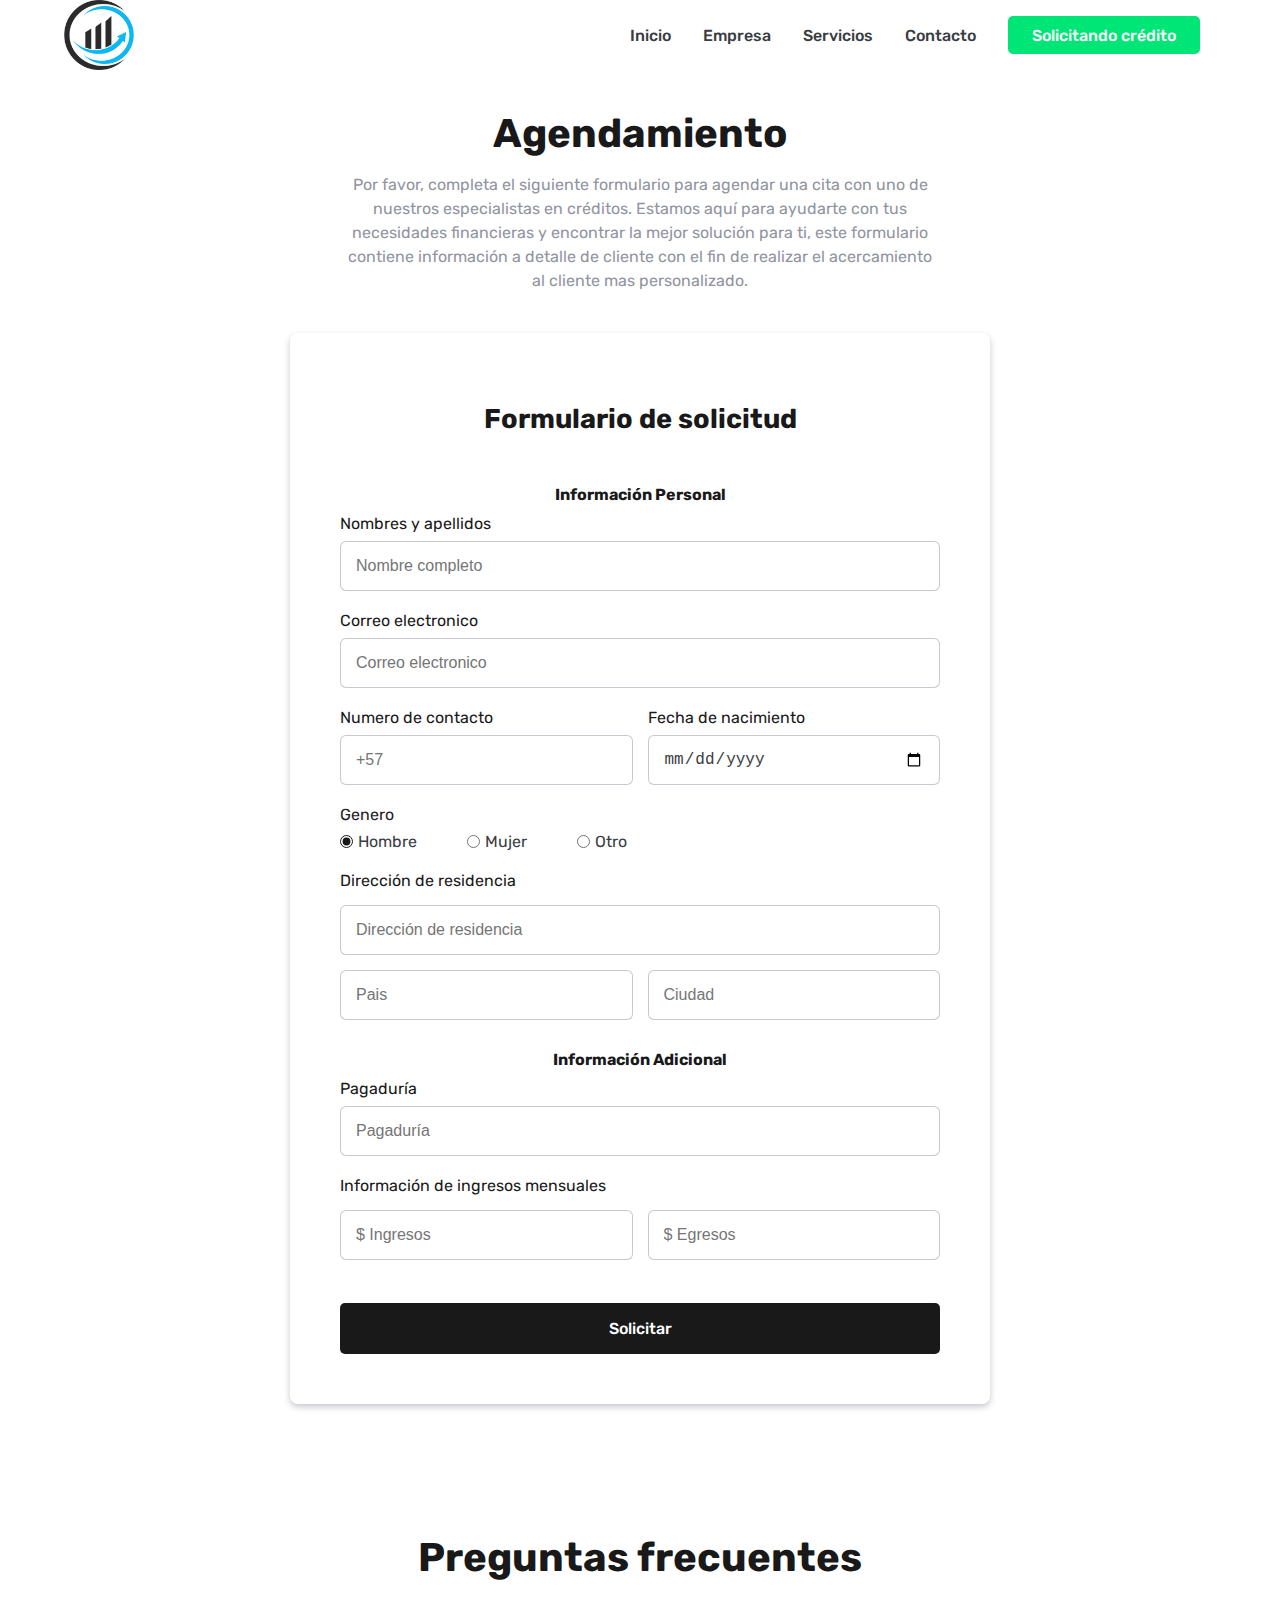
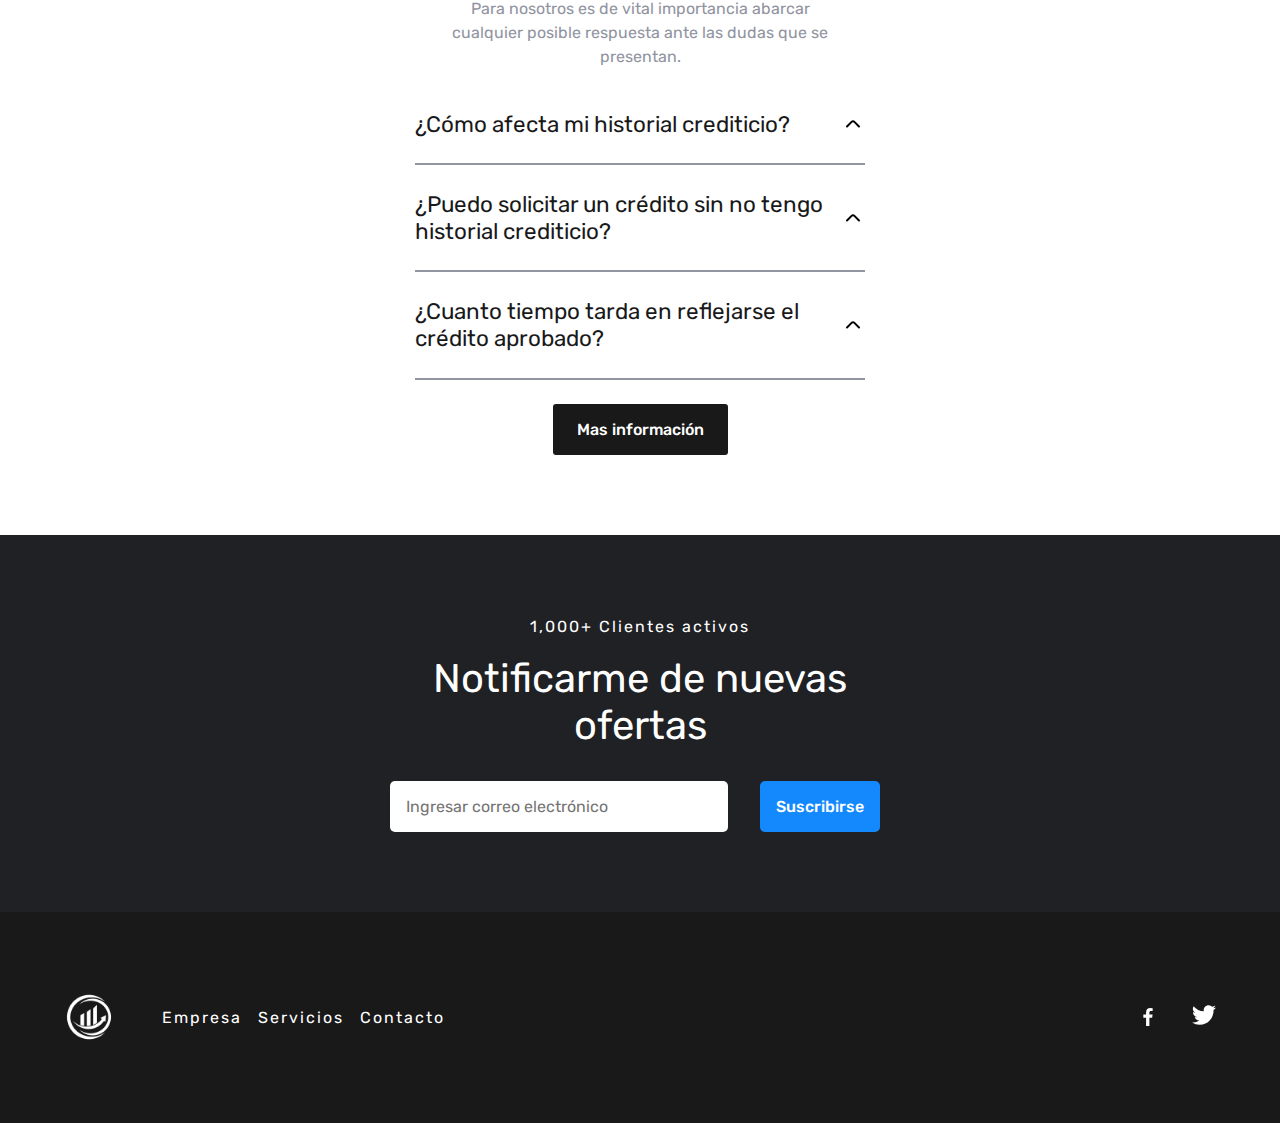
<file: src/credit_form.html>
<!DOCTYPE html>
<html lang="es">

<head>

    <meta charset="UTF-8" />
    <meta name="viewport" content="width=device-width, initial-scale=1.0" />

    <!-- * Primary Meta Tags -->
    <meta name="title" content="Cooasefin.co - Informative company website - services.html" />
    <meta name="description" content="Detailed information page about the company cooasefin" />

    <!-- TODO: Agregar un titulo coherente -->
    <title>Cooasefin.com - Información de solicitud</title>

    <!-- * Link -->
    <link rel="apple-touch-icon" sizes="180x180" href="assets/favicon/apple-touch-icon.png" />
    <link rel="icon" type="image/png" sizes="16x16" href="/assets/favicon/favicon-16x16.png" />
    <link rel="icon" type="image/png" sizes="32x32" href="assets/favicon/favicon-32x32.png" />
    <link rel="icon" type="image/png" sizes="192x192" href="assets/favicon/android-chrome-192x192.png" />
    <link rel="icon" type="image/png" sizes="512x512" href="assets/favicon/android-chrome-512x512.png" />
    <link rel="icon" type="image/x-icon" href="assets/favicon/favicon.ico" />
    <link rel="manifest" href="assets/favicon/site.webmanifest" />

    <link rel="stylesheet" href="/src/css/styles.css" />
    <link rel="stylesheet" href="/src/css/credit_form.css" />
    <link rel="preconnect" href="https://fonts.googleapis.com" />
    <link rel="preconnect" href="https://fonts.gstatic.com" crossorigin />
    <link href="https://fonts.googleapis.com/css2?family=Rubik:wght@400;500&display=swap" rel="stylesheet" />

</head>

<body>

    <header class="hero">

        <!-- Section Navbar -->
        <nav class="nav container">

            <!-- Navbar figure -->
            <figure class="nav__figure">
                <a href="/src/index.html">
                    <img src="/src/assets/favicon/Cooasefin.ico" class="nav__logo" alt="Company logo" />
                </a>
            </figure>

            <!-- Navbar hamburguer -->
            <div class="nav__hamburguer">
                <img src="/src/assets/svg/icon-hamburger.svg" class="nav__button" alt="Icon hamburguer responsive" />
            </div>

            <!-- Navbar links -->
            <div class="nav__container">
                <ul class="nav__list container">
                    <li class="nav__element">
                        <a href="/src/index.html" class="nav__link">Inicio</a>
                    </li>
                    <li class="nav__element">
                        <a href="/src/about.html" class="nav__link">Empresa</a>
                    </li>
                    <li class="nav__element">
                        <a href="/src/services.html" class="nav__link">Servicios</a>
                    </li>
                    <li class="nav__element">
                        <a href="/src/contact.html" class="nav__link">Contacto</a>
                    </li>
                    <li class="nav__element">
                        <a href="#" class="nav__link nav__link--last--credit">Solicitando crédito</a>
                    </li>
                </ul>

                <!-- Navbar social media -->
                <div class="nav__social">
                    <a href="https://www.facebook.com/?locale=es_LA" class="nav__media">
                        <img src="/src/assets/svg/icon-facebook.svg" class="nav__socialme" alt="Icon facebook" />
                    </a>
                    <a href="https://twitter.com/?lang=es" class="nav__media">
                        <img src="/src/assets/svg/icon-twitter.svg" class="nav__socialme" alt="Icon twitter" />
                    </a>
                </div>
            </div>

        </nav>

        <!-- Section credit request -->
        <section class="credit__request-info container">
            <div class="credit__request-title">
                <h2>Agendamiento</h2>
            </div>

            <!-- Credit request texts -->
            <div class="credit__request-paragraph">
                <p>Por favor, completa el siguiente formulario para agendar una cita con uno de nuestros especialistas
                    en
                    créditos. Estamos aquí para ayudarte con tus necesidades financieras y encontrar la mejor solución
                    para ti, este formulario contiene información a detalle de cliente con el fin de realizar el
                    acercamiento al cliente mas personalizado.
                </p>
            </div>
        </section>

    </header>

    <main class="main">

        <!-- Credit request content -->
        <section class="credit__request container">

            <h2 class="credit__subtitle">Formulario de solicitud</h2>

            <!-- Credit form -->
            <form action="#" class="form__credit">

                <div class="input-box">
                    <h3>Información Personal</h3>
                    <label>Nombres y apellidos</label>
                    <input type="text" placeholder="Nombre completo" required />
                </div>

                <div class="input-box">
                    <label>Correo electronico</label>
                    <input type="text" placeholder="Correo electronico" />
                </div>

                <div class="column">
                    <div class="input-box">
                        <label>Numero de contacto</label>
                        <input type="number" placeholder="+57" required />
                    </div>

                    <div class="input-box">
                        <label>Fecha de nacimiento</label>
                        <input type="date" placeholder="Seleccione su fecha de nacimiento" required />
                    </div>

                </div>

                <div class="gender-box">

                    <h3>Genero</h3>
                    <div class="gender-option">

                        <div class="gender">
                            <input type="radio" id="check-male" name="gender" checked />
                            <label for="check-male">Hombre</label>
                        </div>

                        <div class="gender">
                            <input type="radio" id="check-female" name="gender" />
                            <label for="check-female">Mujer</label>
                        </div>

                        <div class="gender">
                            <input type="radio" id="check-other" name="gender" />
                            <label for="check-other">Otro</label>
                        </div>

                    </div>

                </div>

                <div class="input-box address">

                    <label>Dirección de residencia</label>
                    <input type="text" placeholder="Dirección de residencia" required />

                    <div class="column">
                        <input type="text" placeholder="Pais" />
                        <input type="text" placeholder="Ciudad" />
                    </div>

                </div>

                <div class="input-box">
                    <h3>Información Adicional</h3>
                    <label>Pagaduría</label>
                    <input type="text" placeholder="Pagaduría" />
                </div>

                <div class="input-box address">

                    <label> Información de ingresos mensuales </label>

                    <div class="column">
                        <input type="Number" placeholder="$ Ingresos" />
                        <input type="Number" placeholder="$ Egresos" />
                    </div><br>

                </div>

                <!-- !FIXME: Revisar rutas 
                   ? Agregar enlace a la sección correspondiente en pagina de servicios
                -->
                <a href="#" class="credit__request-cta">Solicitar</a>

            </form>

        </section>

        <!-- Section article credit -->
        <section class="article_credit container">

            <!-- Article credit texts -->
            <h2 class="article_credit__title"> Preguntas frecuentes</h2>
            <p class="article_credit__paragraph">Para nosotros es de vital importancia abarcar cualquier posible
                respuesta ante las dudas que se presentan.</p>

            <!-- Article credit content -->
            <div class="article_credit__container">
                <h3 class="article_credit__question">¿Cómo afecta mi historial crediticio?
                    <img src="/src/assets/svg/angle-small-up.svg" class="article_credit__arrow"
                        alt="Icon angle small up" />
                </h3>

                <article class="article_credit__content">
                    <div class="article_credit__show">
                        <p class="article_credit__answer">Tu historial crediticio juega un papel importante en la
                            evaluación de tu solicitud de crédito. Un historial crediticio sólido, con pagos puntuales y
                            responsable manejo de deudas, puede aumentar tus posibilidades de aprobación y obtener
                            condiciones favorables, mientras que un historial con pagos tardíos o deudas impagas puede
                            dificultar la aprobación o resultar en tasas de interés más altas.</p>
                    </div>
                </article>

                <h3 class="article_credit__question">¿Puedo solicitar un crédito sin no tengo historial crediticio?
                    <img src="/src/assets/svg/angle-small-up.svg" class="article_credit__arrow"
                        alt="Icon angle small up" />
                </h3>

                <article class="article_credit__content">
                    <div class="article_credit__show">
                        <p class="article_credit__answer">Tu historial crediticio juega un papel importante en la
                            evaluación de tu solicitud de crédito. Un historial crediticio sólido, con pagos puntuales y
                            responsable manejo de deudas, puede aumentar tus posibilidades de aprobación y obtener
                            condiciones favorables, mientras que un historial con pagos tardíos o deudas impagas puede
                            dificultar la aprobación o resultar en tasas de interés más altas.</p>
                    </div>
                </article>

                <h3 class="article_credit__question">¿Cuanto tiempo tarda en reflejarse el crédito aprobado?
                    <img src="/src/assets/svg/angle-small-up.svg" class="article_credit__arrow"
                        alt="Icon angle small up" />
                </h3>

                <article class="article_credit__content">
                    <div class="article_credit__show">
                        <p class="article_credit__answer">
                            Una vez que tu solicitud de crédito ha sido aprobada, el tiempo que tarda en reflejarse el
                            crédito en tu cuenta bancaria puede variar según la institución financiera y el método de
                            desembolso. En algunos casos, los fondos pueden estar disponibles de inmediato, mientras que
                            en otros puede tomar uno o varios días hábiles. Es recomendable confirmar este plazo con la
                            entidad prestamista.</p>
                    </div>
                </article>
<!-- 
                <h3 class="article_credit__question">Lorem ipsum dolor sit amet.
                    <img src="/src/assets/svg/angle-small-up.svg" class="article_credit__arrow"
                        alt="Icon angle small up" />
                </h3>

                <article class="article_credit__content">
                    <div class="article_credit__show">
                        <p class="article_credit__answer">Lorem ipsum, dolor sit amet consectetur adipisicing elit.
                            Libero tempore
                            a odit
                            dolor quae dolorem porro natus aperiam, impedit, autem cupiditate voluptatibus quia quasi
                            mollitia illum
                            iusto ipsa ad cumque.</p>
                    </div>
                </article> -->

            </div>

            <!-- !FIXME: Revisar rutas 
                   ? Agregar enlace a la sección correspondiente en pagina de servicios
            -->
            <a href="/src/contact.html" class="article_credit__cta">Mas información</a>

        </section>

    </main>

    <!-- Section joined -->
    <section class="joined">

        <!-- Joined texts -->
        <div class="joined__container container">
            <p class="joined__paragraph"> 1,000+ Clientes activos</p>
            <h2 class="joined__title"> Notificarme de nuevas ofertas</h2>

            <!--  Joined form 
                TODO: Implementar formulario. -->
            <form class="joined__form">
                <input type="email" placeholder="Ingresar correo electrónico" class="joined__input">
                <div class="joined__buttons">
                    <input type="submit" value="Suscribirse" class="joined__submit">
                </div>
            </form>
        </div>
    </section>

    </main>

    <!-- Section footer -->
    <footer class="footer">

        <!-- Footer content -->
        <div class="footer__container container">

            <!-- Footer img -->
            <figure class="footer__figure">
                <a href="#">
                    <img src="/src/assets/favicon/Coasefin-white.ico" class="footer__logo" alt="Company logo footer" />
                </a>
            </figure>

            <!-- Footer links -->
            <ul class="footer__list">
                <li class="footer__item">
                    <a href="#" class="footer__link"> Empresa</a>
                </li>
                <li class="footer__item">
                    <a href="/src/services.html" class="footer__link"> Servicios</a>
                </li>
                <li class="footer__item">
                    <a href="/src/contact.html" class="footer__link"> Contacto</a>
                </li>
            </ul>

            <!-- Footer social links -->
            <!-- !FIXME: Revisar rutas 
                   ? Agregar enlace a la sección correspondiente en pagina de servicios
            -->
            <div class="footer__media">
                <a href="https://www.facebook.com/?locale=es_LA" class="footer__social">
                    <img src="/src/assets/svg/icon-facebook.svg" class="footer__icon" />
                </a>

                <a href="https://twitter.com/?lang=es" class="footer__social">
                    <img src="/src/assets/svg/icon-twitter.svg" class="footer__icon" />
                </a>

                <!-- TODO: Agregar Copyright 
                     ?: Implementar si existe actualización.
                -->

            </div>

        </div>

    </footer>

    <!-- Scripts -->
    <script src="/src/js/main.js"></script>

</body>

</html>
</file>
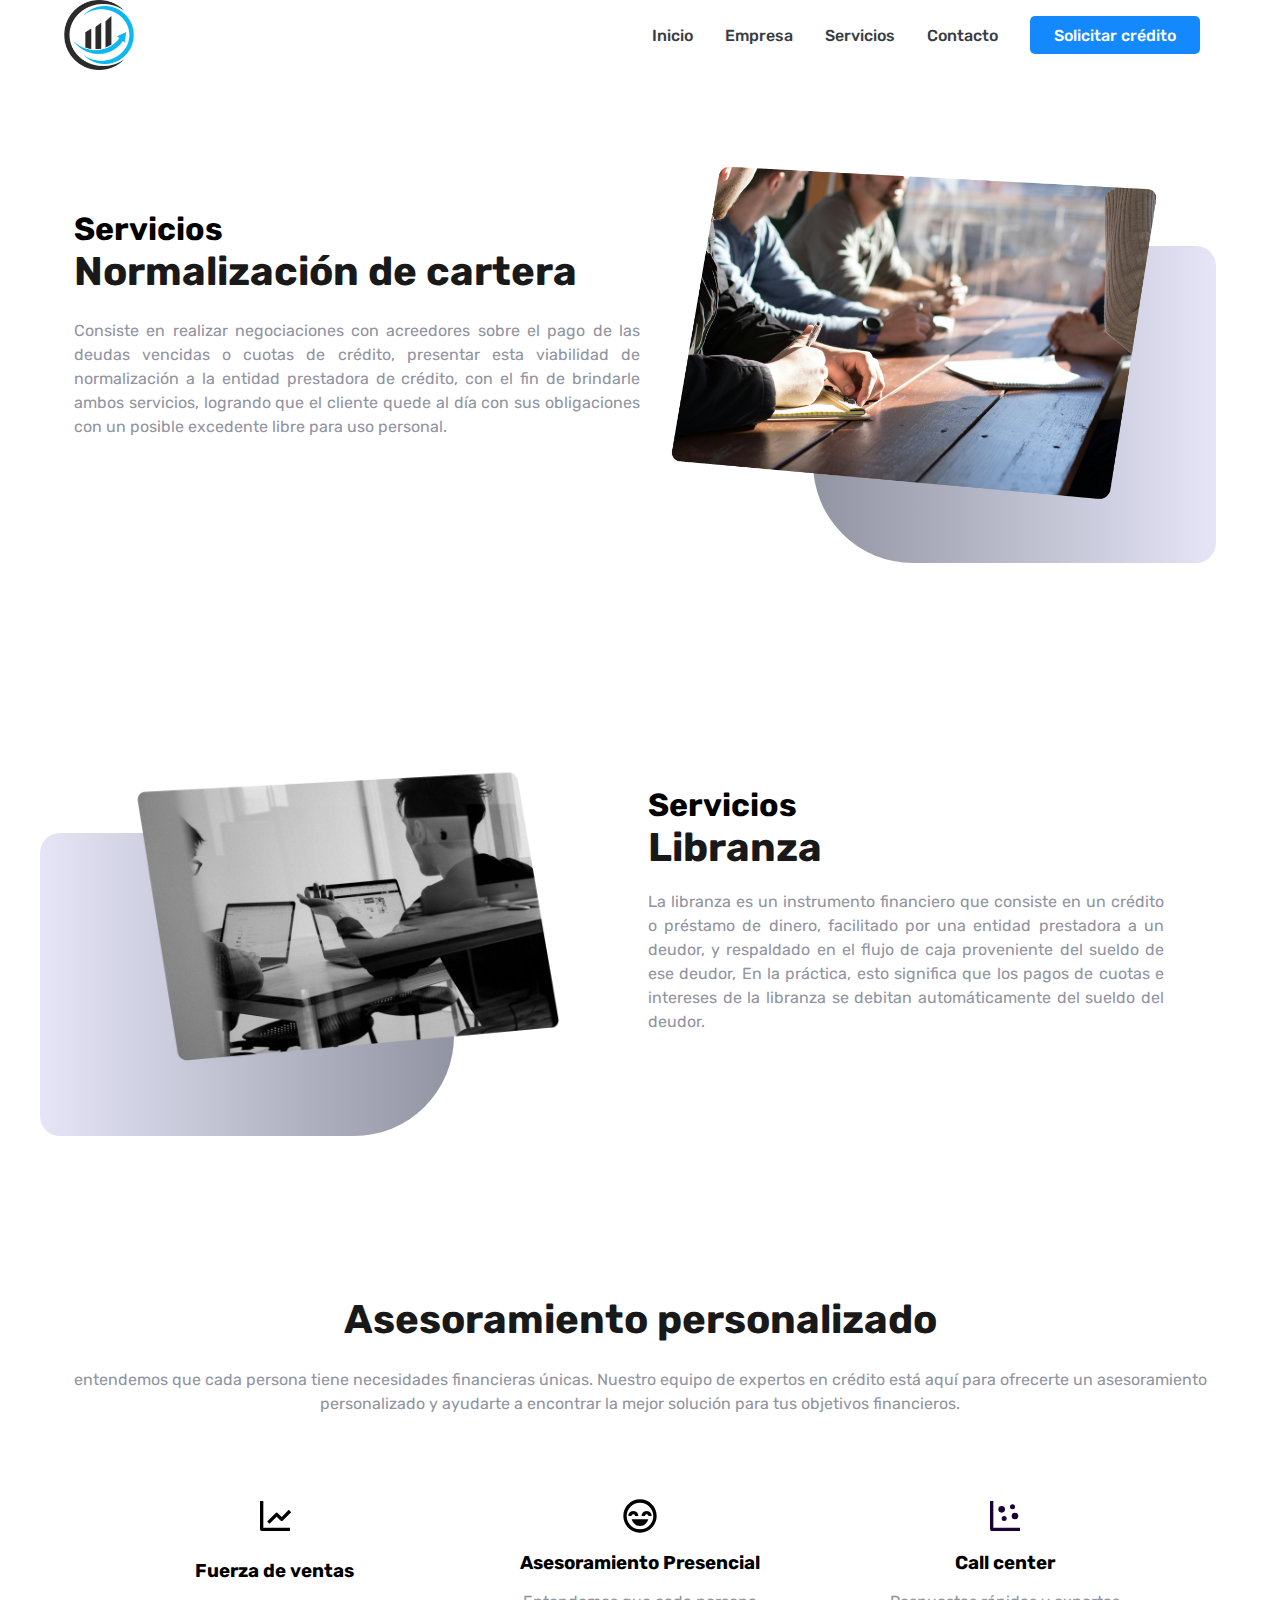
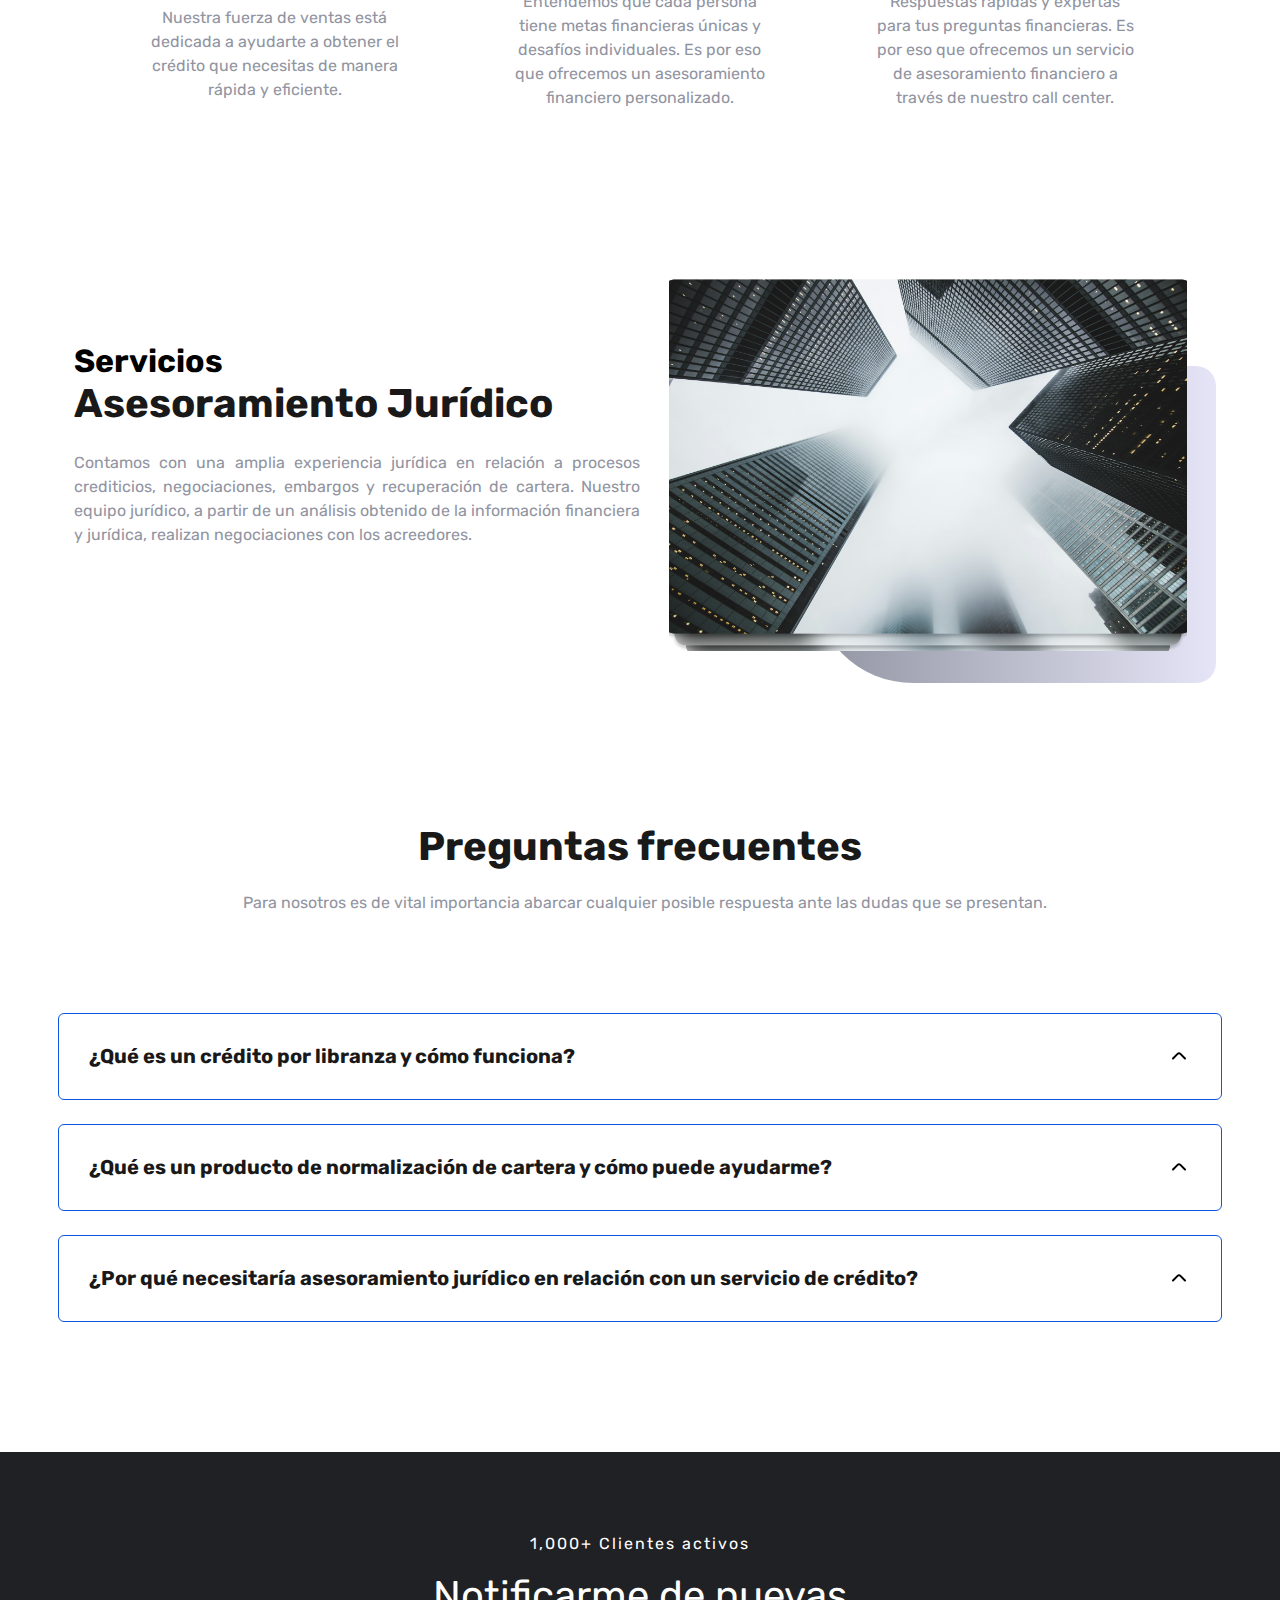
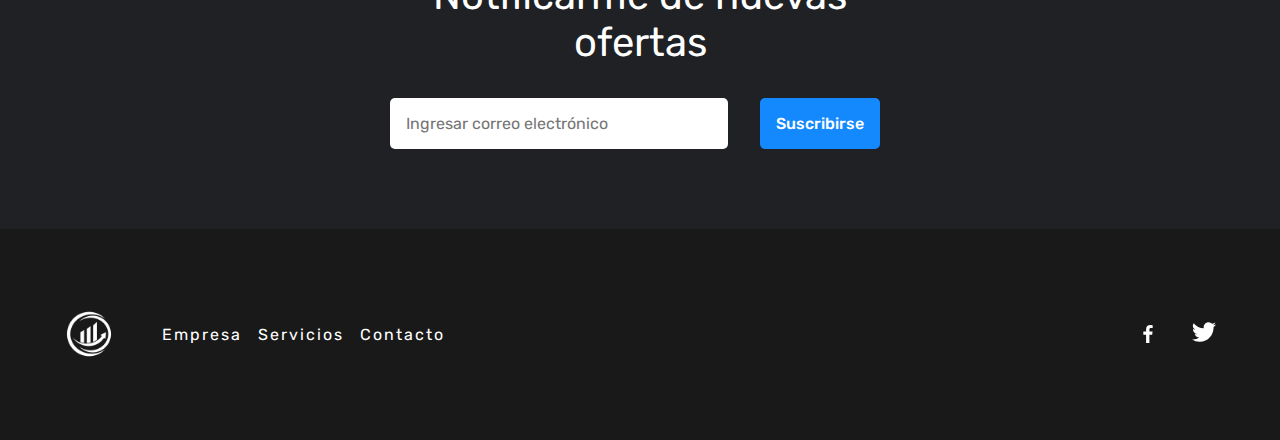
<file: src/services.html>
<!DOCTYPE html>
<html lang="es">

<head>

    <meta charset="UTF-8" />
    <meta name="viewport" content="width=device-width, initial-scale=1.0" />

    <!-- Primary Meta Tags -->
    <meta name="title" content="Cooasefin.co - Informative company website - services.html" />
    <meta name="description" content="Detailed information page about the company cooasefin" />

    <!-- TODO: Agregar un titulo coherente -->
    <title>Cooasefin.com - Información de servicios</title>

    <!-- Link -->
    <link rel="apple-touch-icon" sizes="180x180" href="assets/favicon/apple-touch-icon.png" />
    <link rel="icon" type="image/png" sizes="16x16" href="/assets/favicon/favicon-16x16.png" />
    <link rel="icon" type="image/png" sizes="32x32" href="assets/favicon/favicon-32x32.png" />
    <link rel="icon" type="image/png" sizes="192x192" href="assets/favicon/android-chrome-192x192.png" />
    <link rel="icon" type="image/png" sizes="512x512" href="assets/favicon/android-chrome-512x512.png" />
    <link rel="icon" type="image/x-icon" href="assets/favicon/favicon.ico" />
    <link rel="manifest" href="assets/favicon/site.webmanifest" />

    <link rel="stylesheet" href="/src/css/styles.css" />
    <link rel="stylesheet" href="/src/css/services.css" />
    <link rel="preconnect" href="https://fonts.googleapis.com" />
    <link rel="preconnect" href="https://fonts.gstatic.com" crossorigin />
    <link href="https://fonts.googleapis.com/css2?family=Rubik:wght@400;500&display=swap" rel="stylesheet" />

</head>

<body>

    <header class="hero">

        <!-- Section Navbar -->
        <nav class="nav container">

            <!-- Navbar figure -->
            <figure class="nav__figure">
                <a href="#">
                    <img src="/src/assets/favicon/Cooasefin.ico" class="nav__logo" alt="Company logo" />
                </a>
            </figure>

            <!-- Navbar hamburguer -->
            <div class="nav__hamburguer">
                <img src="/src/assets/svg/icon-hamburger.svg" class="nav__button" alt="Icon hamburguer responsive" />
            </div>

            <!-- Navbar links -->
            <div class="nav__container">
                <ul class="nav__list container">
                    <li class="nav__element">
                        <a href="/src/index.html" class="nav__link">Inicio</a>
                    </li>
                    <li class="nav__element">
                        <a href="/src/about.html" class="nav__link">Empresa</a>
                    </li>
                    <li class="nav__element">
                        <a href="#" class="nav__link">Servicios</a>
                    </li>
                    <li class="nav__element">
                        <a href="/src/contact.html" class="nav__link">Contacto</a>
                    </li>
                    <li class="nav__element">
                        <a href="/src/credit_form.html" class="nav__link nav__link--last">Solicitar crédito</a>
                    </li>
                </ul>

                <!-- Navbar social media -->
                <div class="nav__social">
                    <a href="https://www.facebook.com/?locale=es_LA" class="nav__media">
                        <img src="/src/assets/svg/icon-facebook.svg" class="nav__socialme" alt="Icon facebook" />
                    </a>
                    <a href="https://twitter.com/?lang=es" class="nav__media">
                        <img src="/src/assets/svg/icon-twitter.svg" class="nav__socialme" alt="Icon twitter" />
                    </a>
                </div>

            </div>

        </nav>

        <!-- Section portfolio -->
        <section class="portfolio_about__main container">

            <!-- Portfolio figure -->
            <figure class="portfolio_about__figure">
                <img src="/src/assets/img/project/portfolio-hero-img.png" class="portfolio_about__img"
                    alt="Portfolio image" />
            </figure>

            <!-- Porfolio texts -->
            <article class="portfolio_about__texts">
                <h1 class="portfolio__span">Servicios</h1>
                <h2 id="Normalizacion_cartera" class="portfolio_about__title"> Normalización de cartera </h2>
                <p class="portfolio_about__paragraph"> Consiste en realizar negociaciones con acreedores sobre el pago
                    de las deudas vencidas o cuotas de crédito, presentar esta viabilidad de normalización a la entidad
                    prestadora de crédito, con el fin de brindarle ambos servicios, logrando que el cliente quede al día
                    con sus obligaciones con un posible excedente libre para uso personal.</p>

                <div class="portfolio__buttons">

                    <!-- !FIXME: Revisar rutas -->
                    <!-- <a href="#" class="portfolio_about__cta"> Solicitar más información </a> -->

                </div>
            </article>
        </section>

    </header>

    <main class="main">

        <!-- Section legal -->
        <section class="legal__main container">

            <!-- Legal content -->
            <article class="legal__article legal__article--active">

                <!-- Legal figure -->
                <figure class="legal__figure">
                    <img src="/src/assets/img/project/legal-img.png" class="legal__img" alt="Legal image" />
                </figure>

                <!-- Legal texts -->
                <div class="legal__texts">
                    <h1>Servicios</h1>
                    <h2 class="legal__title">Libranza</h2>
                    <p class="legal__copy"> La libranza es un instrumento financiero que consiste en un crédito o
                        préstamo de dinero, facilitado por una entidad prestadora a un deudor, y respaldado en el flujo
                        de caja proveniente del sueldo de ese deudor, En la práctica, esto significa que los pagos de
                        cuotas e intereses de la libranza se debitan automáticamente del
                        sueldo del deudor.</p>
                    <br>

                    <div class="legal__buttons">
                        <!-- !FIXME: Revisar rutas -->
                        <!-- <a href="#" class="legal__cta"> Solicitar más información </a> -->
                    </div>

                </div>

            </article>

        </section>

        <!-- !FIXME: Cambiar nombres, duplicidad en definiciones 
              ?: Implementar si existe actualización.
        -->
        <!-- Portfolio content -->
        <section class="portfolio container">

            <!-- Portfolio texts -->
            <h2 class="portfolio__subtitle">Asesoramiento personalizado</h2>
            <p class="portfolio__paragraph">
                entendemos que cada persona tiene necesidades financieras únicas. Nuestro equipo de expertos en crédito
                está aquí para ofrecerte un asesoramiento personalizado y ayudarte a encontrar la mejor solución para
                tus objetivos financieros.
            </p>

            <!-- Portfolio main -->
            <div class="portfolio__main">

                <!-- Porfolio icons -->
                <article class="portfolio__icons">

                    <!-- TODO: Posible cambios en icon, existe duplicidad -->
                    <img src="/src/assets/svg/icon-grafica.svg" class="portfolio__icon" alt="Icon portfolio graphic" />
                    <h3 class="portfolio__title">Fuerza de ventas</h3>
                    <p class="portfolio__paragraph">Nuestra fuerza de ventas está dedicada a ayudarte a obtener el
                        crédito que necesitas de manera rápida y eficiente.</p>
                </article>

                <article class="portfolio__icons">
                    <img src="/src/assets/svg/icon-face.svg" class="portfolio__icon" alt="Icon portfolio face" />
                    <h3 class="portfolio__title">Asesoramiento Presencial</h3>
                    <p class="portfolio__paragraph">Entendemos que cada persona tiene metas financieras únicas y
                        desafíos individuales. Es por eso que ofrecemos un asesoramiento financiero personalizado.</p>
                </article>

                <article class="portfolio__icons">
                    <img src="/src/assets/svg/scatter-chart.svg" class="portfolio__icon"
                        alt="Icon portfolio scatter-chart" />
                    <h3 class="portfolio__title">Call center</h3>
                    <p class="portfolio__paragraph">Respuestas rápidas y expertas para
                        tus preguntas financieras. Es por eso que ofrecemos un servicio de asesoramiento financiero a
                        través de nuestro call center.</p>
                </article>

            </div>

        </section>

        <!-- Section credit -->
        <section class="credit__main container">

            <!-- Credit figure -->
            <figure class="credit__figure">
                <img src="/src/assets/img/project/credit-img.png" class="credit__img" alt="Credit image" />
            </figure>

            <!-- Credit texts -->
            <article class="credit__texts">
                <h1 class="credit__span">Servicios</h1>
                <h2 class="credit__title">Asesoramiento Jurídico</h2>
                <p class="credit__paragraph"> Contamos con una amplia experiencia jurídica en relación a procesos
                    crediticios, negociaciones, embargos y recuperación de cartera. Nuestro equipo jurídico, a partir de
                    un análisis obtenido de la información financiera y jurídica, realizan negociaciones con los
                    acreedores.</p>
                <div class="credit__buttons">
                    <!-- !FIXME: Revisar rutas -->
                    <!-- <a href="#" class="credit__cta"> Solicitar más información </a> -->
                </div>
            </article>
        </section>

        <!-- TODO: Seccion de questions, ver ejemplos, diseños de otras paginas. -->
        <!-- Section Questions -->
        <section class="questions container">

            <!-- Questions texts -->
            <h2 class="questions__header">Preguntas frecuentes</h2>
            <p class="questions__paragraph">Para nosotros es de vital importancia abarcar cualquier posible respuesta
                ante las dudas que se presentan.</p>

            <!-- * Questions content -->
            <section class="questions__container">

                <!-- Questions padding 1 -->
                <article class="questions__padding">
                    <div class="questions__answer">

                        <!-- Questions texts 1 -->
                        <h3 class="questions__title">¿Qué es un crédito por libranza y cómo funciona?
                            <span class="questions__arrow">

                                <!-- Question figure 1 -->
                                <img src="/src/assets/svg/angle-small-up.svg" class="questions__img"
                                    alt="Icon angle small up" />
                            </span>
                        </h3>

                        <p class="questions__show">Un crédito por libranza es un producto financiero en el cual el pago
                            de las
                            cuotas del préstamo se realiza mediante descuentos automáticos directamente de la nómina del
                            solicitante. Este tipo de crédito ofrece tasas de interés generalmente más bajas que otros
                            tipos de
                            préstamos, ya que el riesgo para el prestamista es menor al tener la seguridad de que el
                            pago se
                            realizará a través de la retención de salario. Funciona de la siguiente manera: el
                            solicitante solicita
                            el préstamo, y una vez aprobado, el prestamista establece un acuerdo con el empleador del
                            solicitante
                            para deducir automáticamente el monto de las cuotas del salario mensual del empleado. Esto
                            proporciona
                            conveniencia tanto para el solicitante como para el prestamista, ya que reduce el riesgo de
                            impago y
                            facilita el cumplimiento de los pagos para el solicitante al automatizar el proceso.</p>
                    </div>
                </article>

                <!-- Questions padding 2 -->
                <article class="questions__padding">

                    <!-- Questions answer, texts 2 -->
                    <div class="questions__answer">
                        <h3 class="questions__title">¿Qué es un producto de normalización de cartera y cómo puede
                            ayudarme?
                            <span class="questions__arrow">

                                <!-- Questions figure 2 -->
                                <img src="/src/assets/svg/angle-small-up.svg" class="questions__img"
                                    alt="Icon angle small up" />
                            </span>
                        </h3>

                        <p class="questions__show">Un producto de normalización de cartera es una solución ofrecida por
                            instituciones financieras para ayudar a los clientes a regularizar sus deudas pendientes.
                            Este tipo de producto está diseñado para personas que tienen deudas vencidas o en mora y
                            buscan reorganizar sus finanzas para ponerse al día con sus pagos. El proceso generalmente
                            implica la consolidación de las deudas en un nuevo préstamo con condiciones de pago más
                            favorables, como tasas de interés más bajas o plazos de pago extendidos. Esto puede ayudar a
                            los clientes a reducir su carga financiera mensual y facilitar la administración de sus
                            deudas al tener un solo pago unificado. Además, al regularizar sus deudas, los clientes
                            pueden mejorar su historial crediticio y evitar posibles consecuencias negativas, como
                            reportes a centrales de riesgo o acciones legales por parte de los acreedores. En resumen,
                            un producto de normalización de cartera puede brindarte la oportunidad de reestructurar tus
                            deudas pendientes de manera más manejable y recuperar el control de tus finanzas.</p>
                    </div>

                </article>

                <!-- Questions padding 3 -->
                <article class="questions__padding">

                    <!-- Questions answer, texts 3 -->
                    <div class="questions__answer">
                        <h3 class="questions__title">¿Por qué necesitaría asesoramiento jurídico en relación con un
                            servicio de crédito?
                            <span class="questions__arrow">

                                <!-- Questions figure 3 -->
                                <img src="/src/assets/svg/angle-small-up.svg" class="questions__img"
                                    alt="Icon angle small up" />
                            </span>
                        </h3>

                        <p class="questions__show">El asesoramiento jurídico en relación con un servicio de crédito
                            puede ser fundamental por varias razones. En primer lugar, un asesor legal puede ayudarte a
                            comprender tus derechos y obligaciones como consumidor en relación con el servicio de
                            crédito, asegurándose de que estés protegido de posibles prácticas abusivas o engañosas por
                            parte de los prestamistas. Además, un abogado especializado en derecho financiero puede
                            revisar los términos y condiciones de cualquier contrato de crédito antes de que lo firmes,
                            asegurándose de que estés completamente informado sobre los detalles del acuerdo y de que no
                            haya cláusulas injustas o desfavorables. En caso de disputas o problemas relacionados con el
                            servicio de crédito, un asesor jurídico puede representarte y defender tus intereses ante
                            los prestamistas, las agencias de calificación crediticia u otras autoridades pertinentes,
                            brindándote orientación y apoyo legal para resolver la situación de la mejor manera posible.
                            En resumen, el asesoramiento jurídico puede ser una herramienta valiosa para garantizar que
                            tus derechos estén protegidos y que recibas un trato justo y equitativo en relación con
                            cualquier servicio de crédito que utilices.</p>
                    </div>

                </article>

            </section>

        </section>

        <!-- Section joined -->
        <section class="joined">

            <!-- Joined texts -->
            <div class="joined__container container">
                <p class="joined__paragraph"> 1,000+ Clientes activos</p>
                <h2 class="joined__title"> Notificarme de nuevas ofertas</h2>

                <!--  Joined form 
                    TODO: Implementar formulario. -->
                <form class="joined__form">
                    <input type="email" placeholder="Ingresar correo electrónico" class="joined__input">
                    <div class="joined__buttons">
                        <input type="submit" value="Suscribirse" class="joined__submit">
                    </div>
                </form>
            </div>
        </section>

    </main>

    <!-- Section footer -->
    <footer class="footer">

        <!-- Footer content -->
        <div class="footer__container container">

            <!-- Footer img -->
            <figure class="footer__figure">
                <a href="#">
                    <img src="/src/assets/favicon/Coasefin-white.ico" class="footer__logo" alt="Company logo footer" />
                </a>
            </figure>

            <!-- Footer links -->
            <ul class="footer__list">
                <li class="footer__item">
                    <a href="/src/about.html" class="footer__link"> Empresa</a>
                </li>
                <li class="footer__item">
                    <a href="#" class="footer__link"> Servicios</a>
                </li>
                <li class="footer__item">
                    <a href="/src/contact.html" class="footer__link"> Contacto</a>
                </li>
            </ul>

            <!-- Footer social links -->
            <!-- !FIXME: Revisar dimensiones links 
                 ?: Implementar si existe actualización.
            -->
            <div class="footer__media">
                <a href="https://www.facebook.com/?locale=es_LA" class="footer__social">
                    <img src="/src/assets/svg/icon-facebook.svg" class="footer__icon" />
                </a>

                <a href="https://twitter.com/?lang=es" class="footer__social">
                    <img src="/src/assets/svg/icon-twitter.svg" class="footer__icon" />
                </a>

                <!-- TODO: Agregar Copyright 
                     ?: Implementar si existe actualización.
                -->

            </div>

        </div>

    </footer>

    <!-- Scripts -->
    <script src="/src/js/main.js"></script>
    <script src="/src/js/questions.js"></script>

</body>

</html>
</file>
<file: src/css/styles.css>
* {
  margin: 0;
  padding: 0;
  box-sizing: border-box;
}

/* root */
:root {
  --dark-light-blue: #1489fd;
  --very-dark-blue: #0d56df;
  --soft-green: #00e676;

  --dark-light-gray: #393d42;
  --very-dark: #19191a;
  --dark-absolute: #1f2124;

  --grayish: hsl(229, 8%, 60%);

  --color-white: white;
  --soft-white: #e5e5f7;

  --grayish-alpha: hsl(229, 8%, 60%, 0.5);
  --very-dark-purple-alpha: hsl(240, 2%, 10%, 0.8);
  --very-dark-purple-omega: hsl(268, 100%, 11%, 0.9);

  --padding-container: 60px 0;
}

img {
  display: block;
}

body {
  font-family: "Rubik", sans-serif;
}

/* container */
.container {
  max-width: 1200px;
  overflow: hidden;
  margin: 0 auto;
  padding: var(--padding-container);
}

/* nav */
.nav {
  width: 90%;
  height: 70px;
  display: flex;
  align-items: center;
  justify-content: space-between;

  --padding-container: 0;
}

.nav__logo {
  height: 50px;
  width: auto;
  transition: all 0.3s ease 0s;
}

.nav__figure {
  z-index: 100;
}

.nav__hamburguer {
  z-index: 100;
  width: 30px;
  height: 30px;
  position: relative;
}

.nav__button {
  position: absolute;
  inset: 0;
  margin: auto;
  cursor: pointer;
}

.nav__container {
  position: absolute;
  inset: 0;
  padding: 70px 0;
  min-height: 600px;
  background-color: var(--very-dark);
  text-decoration: none;

  display: flex;
  flex-direction: column;
  justify-content: space-between;

  z-index: 10;

  transform: translate(-100%);
  transition: transform 0.3s;
}

.nav__container--active {
  transform: translateX(0);
}

.nav__list {
  width: 90%;
  padding: 0;
  list-style: none;
  padding: 0;
}

.nav__element {
  text-align: center;
  padding: 1.5rem 0;
}

.nav__link {
  color: var(--grayish);
  text-decoration: none;
  display: block;
  font-weight: 500;
  transition: all 0.3s ease 0s;
}

.nav__link:hover {
  color: white;
}

.nav__link--last {
  background-color: var(--dark-light-blue);
  color: var(--color-white);
  border: none;
  border-radius: 5px;
  padding: 1rem 0;
  cursor: pointer;
  transition: all 0.3s ease 0s;
}

.nav__link--last:hover {
  color: var(--color-white);
  background-color: var(--dark-light-blue);
}

.nav__social {
  margin: 0 auto;
  display: grid;
  grid-auto-flow: column;
  align-items: center;
  gap: 2rem;
  transition: all 0.3s ease 0s;
}

.nav__social:hover {
  transform: scale(1.07);
}

/* hero */
.hero__main {
  width: 100%;
  --padding-container: 40px 0 60px;

  display: grid;
  grid-template-columns: 5% 1fr 5%;
}

.hero__figure {
  grid-column: 1/4;
  padding: 2rem 0;
  position: relative;
}

.hero__figure::before {
  content: "";
  position: absolute;
  background: linear-gradient(to left, var(--soft-white), var(--grayish));
  width: 60%;
  max-width: 450px;
  bottom: 30px;
  top: 30%;
  right: 0;

  border-radius: 100px 20px 20px 100px;
  z-index: -1;
}

.hero__img {
  width: 90%;
  margin: 0 auto;
  max-width: 450px;
  border-radius: 10px;
}

.hero__texts {
  text-align: center;
  grid-column: 2/3;
}

.hero__title {
  font-size: 2rem;
  color: var(--very-dark);
  padding-left: 10px;
}

.hero__paragraph {
  color: var(--grayish);
  line-height: 1.5;
  margin: 1.3rem 0;
  padding-left: 10px;
}

.alternative__paragraph {
  color: var(--very-dark);
}

.hero__buttons {
  display: flex;
  justify-content: center;
  gap: 2rem;
  padding-left: 10px;
}

.hero__button {
  background-color: var(--dark-light-blue);
  color: var(--color-white);
  text-decoration: none;
  padding: 1rem;
  border-radius: 5px;
  font-weight: 500;
  transition: all 0.3s ease 0s;
}

.hero__button--white {
  background-color: var(--very-dark);
  color: var(--color-white);
  transition: all 0.3s ease 0s;
}

.hero__button:hover {
  background-color: var(--very-dark-blue);
  color: var(--color-white);
  transform: scale(1.03);
}

.hero__button--white:hover {
  background-color: var(--very-dark);
  color: var(--color-white);
  transform: scale(1.03);
}

/* services */
.services {
  width: 100%;
  --padding-container: 40px 0 60px;

  display: grid;
  grid-template-columns: 5% 1fr 5%;
}

.services__content {
  grid-column: 2/3;
  text-align: center;
}

.services__title {
  font-size: 1.7rem;
  color: var(--very-dark);
}

.services__paragraph {
  line-height: 1.5;
  color: var(--grayish);
  margin: 1rem auto 2.5rem;
  max-width: 400px;
}

.services__list {
  padding: 0;
  list-style: none;
}

.services__element {
  border-top: 1.5px solid var(--grayish);
}

.services__element:last-child {
  border-bottom: 1.5px solid var(--grayish);
}

.services__tab {
  display: inline-block;
  padding: 1.5rem 0;
  text-decoration: none;
  color: var(--grayish);
  font-weight: 500;
  border-bottom: 5px solid transparent;

  transition: border-color 0.7s;
  transition: 0.3s ease 0s;
}

.services__tab:hover {
  transform: scale(1.07);
}

.services__tab--active {
  border-color: var(--very-dark);
}

.services__container {
  grid-column: 1/-1;
  display: grid;
  grid-template-areas: "article";
}

.services__article {
  grid-area: article;
  opacity: 0;
  pointer-events: none;

  transition: opacity 0.6s;
}

.services__article--active {
  pointer-events: unset;
  opacity: 1;
}

.services__figure {
  padding: 3rem 0;
  position: relative;
}

.services__figure::before {
  content: "";
  position: absolute;
  background: linear-gradient(to right, var(--soft-white), var(--grayish));
  width: 60%;
  max-width: 450px;
  bottom: 30px;
  top: 30%;
  left: 0;

  border-radius: 20px 100px 100px 20px;
  z-index: -1;
}

.services__img {
  width: 90%;
  margin: 0 auto;
  max-width: 450px;
}

.services__texts {
  width: 90%;
  margin: 0 auto;
  margin-top: 3rem;
  text-align: center;
}

.services__subtitle {
  color: var(--very-dark);
  font-size: 1.7rem;
}

.services__copy {
  color: var(--grayish);
  line-height: 1.5;
  margin-top: 1.2rem;
}

.services__buttons {
  display: flex;
  justify-content: center;
  gap: 2rem;
}

.services__cta {
  padding: 1rem 1.5rem;
  margin-top: 1.2rem;
  background-color: var(--very-dark);
  border-radius: 4px;
  text-decoration: none;
  font-weight: 500;
  color: white;
  transition: all 0.3s ease 0s;
}

.services__cta:hover {
  color: var(--color-white);
  background-color: var(--very-dark-blue);
  transform: scale(1.03);
}

/* rates */
.rates {
  width: 90%;
  text-align: center;
}

.rates__title {
  font-size: 1.7rem;
  color: var(--very-dark);
}

.rates__paragraph {
  line-height: 1.5;
  color: var(--grayish);
  margin: 1rem auto 1rem;
  max-width: 700px;
}

.rates__table {
  padding-top: 60px;
  display: flex;
  flex-wrap: wrap;
  gap: 2.5em;
  justify-content: space-evenly;
  align-items: center;
}

.rates__element {
  background-color: var(--soft-white);
  text-align: center;
  border-radius: 10px;
  width: 330px;
  padding: 40px;
  --color-plan: var(--grayish);
  --color-price: var(--very-dark);
  --bg-cta: var(--very-dark);
  --color-cta: var(--color-white);
  --color-items: var(--dark-light-gray);
}

.rates__element--best {
  width: 370px;
  padding: 60px 40px;
  background-color: var(--very-dark-blue);

  /* Variables section rates */
  --color-plan: rgb(255 255 255 / 75%);
  --color-price: var(--color-white);
  --bg-cta: var(--very-dark);
  --color-cta: var(--color-white);
  --color-items: var(--color-white);
}

.rates__name {
  color: var(--color-plan);
  margin-bottom: 15px;
  font-weight: 500;
}

.rates__price {
  font-size: 2.5rem;
  color: var(--color-price);
}

.rates__items {
  margin-top: 35px;
  display: grid;
  gap: 1em;
  font-weight: 300;
  font-size: 1rem;
  margin-bottom: 50px;
  color: var(--color-items);
}

.rates__features_beast {
  color: var(--very-dark);
  font-weight: 600;
  font-size: 1.5rem;
}

.rates__features_beast2 {
  color: var(--soft-white);
  font-weight: 600;
  font-size: 1.5rem;
}

.rates__cta {
  display: block;
  padding: 20px 0;
  border-radius: 10px;
  text-decoration: none;
  background-color: var(--bg-cta);
  color: var(--color-cta);
  transition: all 0.3s ease 0s;
  font-weight: 500;
}

.rates__cta:hover {
  transform: scale(1.03);
}

/* article */
.article {
  width: 90%;
  text-align: center;
}

.article__title {
  font-size: 1.7rem;
  color: var(--very-dark);
}

.article__arrow {
  transition: transform 0.3s;
}

.article__arrow--rotate {
  transform: rotate(180deg);
  filter: hue-rotate(129deg);
}

.article__paragraph {
  line-height: 1.5;
  color: var(--grayish);
  margin: 1rem auto 1rem;
  max-width: 400px;
}

.article__container {
  max-width: 450px;
  margin: 0 auto;
}

.article__question {
  font-size: 1.4rem;
  text-align: left;
  color: var(--very-dark);
  font-weight: 400;
  padding: 1.6rem 0;

  display: flex;
  align-items: center;
  justify-content: space-between;

  cursor: pointer;
}

.article__content {
  display: grid;
  border-bottom: 2px solid var(--grayish);

  grid-template-rows: 0fr;

  transition: grid-template-rows 0.3s;
}

.article__content--show {
  grid-template-rows: 1fr;
}

.article__show {
  overflow: hidden;
}

.article__answer {
  padding: 1.3rem;
  text-align: left;
  padding-top: 0;
  color: var(--grayish);
}

.article__cta {
  display: inline-block;
  margin-top: 1.5rem;
  background-color: var(--very-dark);
  color: var(--color-white);
  text-decoration: none;
  padding: 1rem 1.5rem;
  border-radius: 3px;
  cursor: pointer;
  transition: all 0.3s ease 0s;
  font-weight: 500;
}

.article__cta:hover {
  background-color: var(--very-dark-blue);
  color: var(--color-white);
  transform: scale(1.03);
}

/* joined */
.joined {
  background-color: var(--dark-absolute);
}

.joined__container {
  max-width: 500px;
  width: 90%;
  color: var(--color-white);
  text-align: center;
}

.joined__paragraph {
  line-height: 1.5;
  letter-spacing: 2px;
  margin-bottom: 1rem;
}

.joined__title {
  font-size: 1.7rem;
  font-weight: 400;
  margin-bottom: 2rem;
}

.joined__form {
  display: flex;
  flex-direction: column;
  gap: 2rem;
}

.joined__input,
.joined__submit {
  padding: 1rem;
  font: inherit;
  border-radius: 5px;
  border: none;
  outline: none;
}

.joined__buttons {
  padding-right: 10px;
}

.joined__submit {
  background-color: var(--dark-light-blue);
  color: var(--color-white);
  transition: all 0.3s ease 0s;
  cursor: pointer;
  font-weight: 500;
}

.joined__submit:hover {
  background-color: var(--very-dark-blue);
  color: var(--color-white);
  transform: scale(1.03);
}

/* footer */
.footer {
  background-color: var(--very-dark);
}

.footer__container {
  width: 90%;
  text-align: center;
}

.footer__logo {
  margin: 0 auto;
  height: 50px;
  width: auto;
}

.footer__list {
  padding: 0;
  list-style: none;
  margin: 1.5rem 0;
}

.footer__link {
  display: inline-block;
  padding: 1rem 0;
  color: var(--color-white);
  text-decoration: none;
  letter-spacing: 2px;
  transition: all 0.3s ease 0s;
}

.footer__media {
  display: grid;
  grid-auto-flow: column;
  grid-auto-columns: max-content;
  place-content: center;
  gap: 2rem;
  transition: all 0.3s ease 0s;
}

.footer__link:hover,
.footer__media:hover {
  transform: scale(1.03);
}

/* @media min-width: 768px */
@media (min-width: 768px) {
  :root {
    --padding-container: 80px 0;
  }

  img {
    display: block;
  }

  /* nav */
  .nav__hamburguer {
    display: none;
  }

  .nav__logo {
    height: 70px;
    width: auto;
    transition: all 0.3s ease 0s;
  }

  .nav__container {
    position: static;
    padding: 0;
    min-height: unset;

    background-color: var(--color-white);

    display: block;
    transform: unset;
    transition: none;
  }

  .nav__list {
    width: unset;
    display: grid;
    grid-auto-flow: column;
    gap: 2rem;
    padding: 1rem;
  }

  .nav__element {
    padding: 0;
    border-top: none;
  }

  .nav__link {
    color: var(--dark-light-gray);
    padding: 0.6rem 0;
    transition: all 0.3s ease 0s;
  }

  .nav__link:hover {
    color: var(--very-dark);
    transform: scale(1.03);
  }

  .nav__link--last {
    border: none;
    color: var(--color-white);
    padding: 0.6rem 1.5rem;
    background-color: var(--dark-light-blue);
  }

  .nav__link--last:hover {
    background-color: var(--very-dark-blue);
    color: var(--color-white);
    transform: scale(1.03);
  }

  .nav__social {
    display: none;
  }

  /* hero */
  .hero__main {
    align-items: center;
    grid-template-columns: 5% 1fr 1fr 5%;
  }

  .hero__figure {
    grid-column: span 2/-1;
  }

  .hero__figure::before {
    bottom: 0;
    width: 70%;
    max-width: 600px;
  }

  .hero__img {
    max-width: 5000px;
  }

  .hero__texts {
    text-align: left;
    grid-row: 1/2;
  }

  .hero__title {
    font-size: 2.5rem;
  }

  .hero__paragraph {
    margin: 1.5rem 0;
  }

  .hero__buttons {
    justify-content: flex-start;
  }

  /* services */
  .services {
    grid-template-columns: 5% 1fr 1fr 5%;
  }

  .services__content {
    grid-column: 2/4;
  }

  .services__title {
    font-size: 2.5rem;
  }

  .services__list {
    display: flex;
    justify-content: center;
    margin: 0 auto;
    width: max-content;
    border-bottom: 2px solid var(--grayish-alpha);
  }

  .services__element {
    border-top: none;
  }

  .services__element:last-child {
    border-bottom: none;
  }

  .services__tab {
    padding: 1.5rem;
    position: relative;
    top: 2px;
  }

  .services__article {
    display: grid;
    gap: 1rem;
    align-items: center;
    grid-template-columns: 5% 1fr 1fr 5%;
  }

  .services__figure {
    grid-column: 1/3;
    display: grid;
  }

  .services__figure::before {
    bottom: 0;
    width: 70%;
    max-width: 600px;
  }

  .services__img {
    margin: auto;
  }

  .services__texts {
    width: 100%;
    margin-top: 0;
    text-align: left;
  }

  .services__subtitle {
    font-size: 2rem;
  }

  .services__cta {
    display: inline-block;
  }

  .services__buttons {
    justify-content: flex-start;
  }

  /* rates */
  .rates__title {
    font-size: 2.5rem;
  }

  .article__title {
    font-size: 2.5rem;
  }

  /* joined */
  .joined__title {
    font-size: 2.5rem;
  }

  .joined__form {
    flex-direction: row;
  }

  .joined__input {
    flex: 1;
  }

  /* footer */
  .footer__container {
    display: flex;
    align-items: center;
  }

  .footer__logo {
    margin: 0 auto;
  }

  .footer__list {
    display: flex;
    gap: 1rem;
    margin: 0;
    margin-left: 3rem;
  }

  .footer__media {
    margin-left: auto;
  }
}

/* @media min-width: 1250px */
@media (min-width: 1250px) {

  /* hero */
  .hero__main {
    width: 90%;
    grid-template-columns: 1fr 1fr;
  }

  .hero__figure {
    grid-column: span 1/-1;
    grid-row: 1/2;
  }

  .hero__texts {
    grid-row: 1/2;
    grid-column: 1/2;
  }

  /* services */
  .services {
    width: 90%;
    grid-template-columns: 1fr 1fr;
  }

  .services__content {
    grid-column: 1/-1;
  }
}
</file>
<file: src/css/about.css>
.about__main {
  width: 100%;
  --padding-container: 40px 0 60px;

  display: grid;
  grid-template-columns: 5% 1fr 5%;
}

.about__figure {
  grid-column: 1/4;
  padding: 2rem 0;
  position: relative;
}

.about__figure::before {
  content: "";
  position: absolute;
  background: linear-gradient(to left, var(--soft-white), var(--grayish));
  width: 60%;
  max-width: 450px;
  bottom: 30px;
  top: 30%;
  right: 0;

  border-radius: 100px 20px 20px 100px;
  z-index: -1;
}

.about__img {
  width: 90%;
  margin: 0 auto;
  max-width: 450px;
}

.about__texts {
  text-align: center;
  grid-column: 2/3;
}

.about__title {
  font-size: 2rem;
  color: var(--very-dark);
}

.about__paragraph {
  color: var(--grayish);
  line-height: 1.5;
  margin: 1.3rem 0;
  text-align: justify;
}

.planning__container {
  grid-column: 1/-1;
  display: grid;
  grid-template-areas: "article";
}

.planning__article {
  grid-area: article;
  opacity: 0;
  pointer-events: none;

  transition: opacity 0.6s;
}

.planning__article--active {
  pointer-events: unset;
  opacity: 1;
}

.planning__figure {
  padding: 3rem 0;
  position: relative;
}

.planning__img {
  width: 80%;
  margin: 0 auto;
  max-width: 450px;
}

.planning__figure::before {
  content: "";
  position: absolute;
  background: linear-gradient(to left, var(--soft-white), var(--grayish));
  width: 60%;
  max-width: 450px;
  bottom: 30px;
  top: 30%;
  left: 0;

  border-radius: 20px 100px 100px 20px;
  z-index: -1;
}

.planning__texts {
  width: 90%;
  margin: 0 auto;
  margin-top: 3rem;
  text-align: center;
}

.planning__subtitle {
  color: var(--very-dark);
  font-size: 1.7rem;
}

.planning__copy {
  color: var(--grayish);
  line-height: 1.5;
  margin-top: 1.2rem;
  text-align: justify;
}

.values {
  text-align: center;
}

.values__subtitle {
  color: var(--color-title);
  font-size: 2rem;
  margin-bottom: 25px;
}

.values__paragraph {
  line-height: 1.7;
  color: var(--grayish);
}

.values__main {
  padding-top: 80px;
  display: grid;
  width: 90%;
  margin: 0 auto;
  gap: 1em;
  overflow: hidden;
  grid-template-columns: repeat(auto-fit, minmax(260px, auto));
}

.values__icons {
  display: grid;
  gap: 1em;
  justify-items: center;
  width: 260px;
  overflow: hidden;
  margin: 0 auto;
}

.values__icon {
  width: 40px;
}

.testimony__container {
  display: grid;
  grid-template-columns: 50px 1fr 50px;
  gap: 1em;
  align-items: center;
}

.testimony__body {
  display: grid;
  grid-template-columns: 1fr max-content;
  justify-content: space-between;
  align-items: center;
  gap: 2em;
  grid-column: 2/3;
  grid-row: 1/2;
  opacity: 0;
  pointer-events: none;
}

.testimony__body--show {
  pointer-events: unset;
  opacity: 1;
  transition: opacity 0.5s ease-in-out;
}

.testimony__img {
  width: 250px;
  height: 250px;
  border-radius: 50%;
  object-fit: cover;
  object-position: 50% 30%;
}

.testimony__subtitle {
  color: var(--very-dark);
  font-size: 1.7rem;
  font-weight: 350;
}

.alternative__paragraph {
  color: var(--very-dark);
  font-weight: 600;
}

.testimony__texts {
  max-width: 700px;
}

.testimony__review {
  color: var(--grayish);
  line-height: 1.5;
  margin: 1.3rem 0;
  text-align: justify;
}

.testimony__course {
  background-color: var(--very-dark);
  color: var(--color-white);
  display: inline-block;
  padding: 8px;
  border-radius: 5px;
  margin-left: 5px;
  font-weight: 450;
}

.testimony__arrow {
  width: 90%;
  cursor: pointer;
}

@media (min-width: 768px) {

  :root {
    --padding-container: 80px 0;
  }

  img {
    display: block;
  }

  .about__main {
    align-items: center;
    grid-template-columns: 5% 1fr 1fr 5%;
  }

  .about__figure {
    grid-column: span 2/-1;
  }

  .about__figure::before {
    bottom: 0;
    width: 70%;
    max-width: 600px;
  }

  .about__img {
    max-width: 5000px;
  }

  .about__texts {
    text-align: left;
    grid-row: 1/2;
  }

  .about__title {
    font-size: 2.5rem;
  }

  .about__paragraph {
    margin: 1.5rem 0;
  }

  .planning__article {
    display: grid;
    gap: 1rem;
    align-items: center;
    grid-template-columns: 5% 1fr 1fr 5%;
  }

  .planning__figure {
    grid-column: 1/3;
    display: grid;
  }

  .planning__img {
    margin: auto;
  }

  .planning__figure::before {
    bottom: 0;
    width: 70%;
    max-width: 600px;
  }

  .planning__texts {
    width: 100%;
    margin-top: 0;
    text-align: left;
  }

  .planning__subtitle {
    font-size: 2rem;
  }

  .testimony {
    --padding-container: 60px 0;
  }

  .testimony__container {
    grid-template-columns: 28px 1fr 28px;
    gap: 0.9em;
  }

  .testimony__arrow {
    width: 100%;
  }

  .testimony__course {
    margin-top: 15px;
  }
}

@media (max-width: 820px) {

  :root {
    --padding-container: 80px 0;
  }

  img {
    display: block;
  }

  .values__main {
    gap: 2em;
  }

  .values__icons:last-of-type {
    grid-column: 1/-1;
  }

  .testimony__container {
    grid-template-columns: 30px 1fr 30px;
  }

  .testimony__body {
    grid-template-columns: 1fr;
    grid-template-rows: max-content max-content;
    gap: 3em;
    justify-items: center;
  }

  .testimony__img {
    width: 200px;
    height: 200px;
  }
}

@media (min-width: 1250px) {

  .about__main {
    width: 90%;
    grid-template-columns: 1fr 1fr;
  }

  .about__figure {
    grid-column: span 1/-1;
    grid-row: 1/2;
  }

  .about__texts {
    grid-row: 1/2;
    grid-column: 1/2;
  }
}
</file>
<file: src/css/credit_form.css>
/* Styles credit_form.html*/

/* Credit_form */
.nav__link--last--credit {
  background-color: var(--soft-green);
  color: var(--color-white);
  border: none;
  border-radius: 5px;
  padding: 1rem 0;
  cursor: pointer;
  transition: all 0.3s ease 0s;
}

.nav__link--last--credit:hover {
  color: var(--color-white);
  background-color: var(--very-dark);
}

@media (min-width: 768px) {
  .nav__link--last--credit {
    border: none;
    color: var(--color-white);
    padding: 0.6rem 1.5rem;
    background-color: var(--soft-green);
  }

  .nav__link--last--credit:hover {
    background-color: var(--very-dark);
    color: var(--color-white);
    transform: scale(1.03);
  }
}

.credit__request-info {
  padding: 40px 100px 0px;
  position: relative;
  width: 90%;
}

.credit__request-info .credit__request-title {
  display: flex;
  justify-content: center;
  font-size: 1.7rem;
}

.credit__request-paragraph {
  line-height: 1.5;
  color: var(--grayish);
  margin: 1rem auto 2.5rem;
  max-width: 600px;
  text-align: center;
}

.credit__request-info .credit__request-title h2 {
  color: var(--very-dark);
  font-size: 1.7rem;
}

.credit__request {
  display: block;
  justify-content: center;
  align-items: center;
  max-width: 700px;
  width: 90%;
  padding: 50px;
  margin-bottom: 50px;
  border-radius: 8px;
  box-shadow: 0 3px 6px var(--grayish-alpha);
}

.container .credit__subtitle {
  font-size: 1.7rem;
  color: var(--very-dark);
  text-align: center;
  padding: 20px;
}

/* Credit_form Section: Form */
.form__credit .input-box {
  width: 100%;
  margin-top: 20px;
}

.input-box label {
  color: var(--very-dark);
}

.input-box h3 {
  text-align: center;
  color: var(--very-dark);
  font-size: 1rem;
  margin-bottom: 10px;
  margin-top: 30px;
}

.form__credit :where(.input-box input, .select-box) {
  position: relative;
  height: 50px;
  width: 100%;
  outline: none;
  font-size: 1rem;
  color: var(--dark-light-gray);
  margin-top: 8px;
  border: 1px solid var(--grayish-alpha);
  border-radius: 6px;
  padding: 0 15px;
}

.input-box input:focus {
  box-shadow: 0 1px 0 rgba(0, 0, 0, 0.1);
}

.form__credit .column {
  display: flex;
  column-gap: 15px;
}

.form__credit .gender-box {
  margin-top: 20px;
}

.gender-box h3 {
  color: var(--dark-absolute);
  font-size: 1rem;
  font-weight: 400;
  margin-bottom: 8px;
}

.form__credit :where(.gender-option, .gender) {
  display: flex;
  align-items: center;
  column-gap: 50px;
  flex-wrap: wrap;
}

.form__credit .gender {
  column-gap: 5px;
}

.gender input {
  accent-color: var(--very-dark);
}

.form__credit :where(.gender input, .gender label) {
  cursor: pointer;
}

.gender label {
  color: var(--dark-light-gray);
}

.address :where(input, .select-box) {
  margin-top: 15px;
}

.section__file {
  text-align: center;
}

.section__file .column__file {
  text-align: center;
}

.credit__request-cta {
  width: 100%;
  display: inline-block;
  margin-top: 1.5rem;
  background-color: var(--very-dark);
  color: var(--color-white);
  text-decoration: none;
  text-align: center;
  padding: 1rem 1.5rem;
  border-radius: 5px;
  cursor: pointer;
  transition: all 0.3s ease 0s;
  font-weight: 500;
}

.credit__request-cta:hover {
  background-color: var(--soft-green);
  color: var(--color-white);
  transform: scale(1.03);
}

/* Article credit */
.article_credit {
  width: 90%;
  text-align: center;
}

.article_credit__title {
  font-size: 1.7rem;
  color: var(--very-dark);
}

.article_credit__arrow {
  transition: transform 0.3s;
}

.article_credit__arrow--rotate {
  transform: rotate(180deg);
  filter: hue-rotate(129deg);
}

.article_credit__paragraph {
  line-height: 1.5;
  color: var(--grayish);
  margin: 1rem auto 1rem;
  max-width: 400px;
}

.article_credit__container {
  max-width: 450px;
  margin: 0 auto;
}

.article_credit__question {
  font-size: 1.4rem;
  text-align: left;
  color: var(--very-dark);
  font-weight: 400;
  padding: 1.6rem 0;

  display: flex;
  align-items: center;
  justify-content: space-between;

  cursor: pointer;
}

.article_credit__content {
  display: grid;
  border-bottom: 2px solid var(--grayish);

  grid-template-rows: 0fr;

  transition: grid-template-rows 0.3s;
}

.article_credit__content--show {
  grid-template-rows: 1fr;
}

.article_credit__show {
  overflow: hidden;
}

.article_credit__answer {
  padding: 1.3rem;
  text-align: justify;
  padding-top: 0;
  color: var(--grayish);
}

.article_credit__cta {
  display: inline-block;
  margin-top: 1.5rem;
  background-color: var(--very-dark);
  color: var(--color-white);
  text-decoration: none;
  padding: 1rem 1.5rem;
  border-radius: 3px;
  cursor: pointer;
  transition: all 0.3s ease 0s;
  font-weight: 500;
}

.article_credit__cta:hover {
  background-color: var(--very-dark-blue);
  color: var(--color-white);
  transform: scale(1.03);
}

/* Styles credit_form.html - Max-width: 500x */

@media screen and (max-width: 500px) {
  /* Credit_request section: Form */
  .form__credit .column {
    flex-wrap: wrap;
  }

  .form__credit :where(.gender-option, .gender) {
    row-gap: 15px;
  }
}

/* Styles credit_form.html - Max-width: 1250px */

@media (max-width: 1250px) {
  /* Credit_request-info */
  .credit__request-info {
    padding: 20px;
  }
}

/* Styles credit_form.html - Max-width: 768px */

@media (min-width: 768px) {
  /* Credit_request-info */
  .credit__request-info .credit__request-title h2 {
    font-size: 2.5rem;
  }

  /* Article_credit */
  .article_credit__title {
    font-size: 2.5rem;
  }
}
</file>
<file: src/css/services.css>
/* Styles services.html */

/* Portfolio_about */
.portfolio_about__main {
  width: 100%;
  --padding-container: 40px 0 60px;

  display: grid;
  grid-template-columns: 5% 1fr 5%;
}

.portfolio_about__figure {
  grid-column: 1/4;
  padding: 2rem 0;
  position: relative;
}

.portfolio_about__figure::before {
  content: "";
  position: absolute;
  background: linear-gradient(to left, var(--soft-white), var(--grayish));
  width: 60%;
  max-width: 450px;
  bottom: 30px;
  top: 30%;
  right: 0;

  border-radius: 100px 20px 20px 100px;
  z-index: -1;
}

.portfolio_about__img {
  width: 90%;
  margin: 0 auto;
  max-width: 450px;
}

.portfolio_about__texts {
  text-align: center;
  grid-column: 2/3;
}

.portfolio__span {
  padding-left: 10px;
}

.portfolio_about__title {
  font-size: 2rem;
  color: var(--very-dark);
  padding-left: 10px;
}

.portfolio_about__paragraph {
  color: var(--grayish);
  line-height: 1.5;
  margin: 1.3rem 0;
  padding-left: 10px;
  text-align: justify;
}

.portfolio__buttons {
  display: flex;
  justify-content: center;
  gap: 2rem;
  padding-left: 10px;
}

.portfolio_about__cta {
  padding: 1rem;
  background-color: var(--very-dark);
  border-radius: 4px;
  color: var(--color-white);
  font-weight: 500;
  transition: all 0.3s ease 0s;
  text-decoration: none;
}

.portfolio_about__cta:hover {
  color: var(--color-white);
  background-color: var(--very-dark-blue);
  transform: scale(1.03);
}

/* Portfolio */

.portfolio {
  text-align: center;
}

.portfolio__subtitle {
  color: var(--color-title);
  font-size: 2rem;
  margin-bottom: 25px;
}

.portfolio__paragraph {
  line-height: 1.5;
  color: var(--grayish);
}

.portfolio__main {
  padding-top: 80px;
  display: grid;
  width: 90%;
  margin: 0 auto;
  gap: 1em;
  overflow: hidden;
  grid-template-columns: repeat(auto-fit, minmax(260px, auto));
}

.portfolio__icons {
  display: grid;
  gap: 1em;
  justify-items: center;
  width: 260px;
  overflow: hidden;
  margin: 0 auto;
}

.portfolio__icon {
  width: 40px;
}

/* Legal */
.legal__container {
  grid-column: 1/-1;
  display: grid;
  grid-template-areas: "article";
}

.legal__article {
  grid-area: article;
  opacity: 0;
  pointer-events: none;

  transition: opacity 0.6s;
}

.legal__article--active {
  pointer-events: unset;
  opacity: 1;
  border-radius: 20px;
}

.legal__figure {
  padding: 3rem 0;
  position: relative;
}

.legal__img {
  width: 80%;
  margin: 0 auto;
  max-width: 450px;
}

.legal__figure::before {
  content: "";
  position: absolute;
  background: linear-gradient(to right, var(--soft-white), var(--grayish));
  width: 60%;
  max-width: 450px;
  bottom: 30px;
  top: 30%;
  left: 0;

  border-radius: 20px 100px 100px 20px;
  z-index: -1;
}

.legal__texts {
  width: 90%;
  margin: 0 auto;
  margin-top: 3rem;
  text-align: center;
}

.legal__title {
  color: var(--very-dark);
  font-size: 2rem;
}

.legal__copy {
  color: var(--grayish);
  line-height: 1.5;
  margin-top: 1.2rem;
  text-align: justify;
}

.legal__cta {
  display: inline-block;
  margin-top: 1.5 rem;
  background-color: var(--very-dark);
  color: var(--color-white);
  padding: 1rem 1.5rem;
  border-radius: 3px;
  text-decoration: none;
  cursor: pointer;
  font-weight: 500;

  transition: all 0.3s ease 0s;
}

.legal__cta:hover {
  color: var(--color-white);
  background-color: var(--very-dark-blue);
  transform: scale(1.03);
}

.legal__buttons {
  display: flex;
  justify-content: center;
  gap: 2rem;
}

/* Credit */
.credit__main {
  width: 100%;
  --padding-container: 40px 0 60px;

  display: grid;
  grid-template-columns: 5% 1fr 5%;
}

.credit__figure {
  grid-column: 1/4;
  padding: 2rem 0;
  position: relative;
}

.credit__figure::before {
  content: "";
  position: absolute;
  background: linear-gradient(to left, var(--soft-white), var(--grayish));
  width: 60%;
  max-width: 450px;
  bottom: 30px;
  top: 30%;
  right: 0;

  border-radius: 100px 20px 20px 100px;
  z-index: -1;
}

.credit__img {
  width: 90%;
  margin: 0 auto;
  max-width: 450px;
}

.credit__texts {
  text-align: center;
  grid-column: 2/3;
}

.credit__span {
  padding-left: 10px;
}

.credit__title {
  font-size: 2rem;
  color: var(--very-dark);
  padding-left: 10px;
}

.credit__paragraph {
  color: var(--grayish);
  line-height: 1.5;
  margin: 1.3rem 0;
  padding-left: 10px;
  text-align: justify;
}

.credit__buttons {
  display: flex;
  justify-content: center;
  gap: 2rem;
  padding-left: 10px;
}

.credit__cta {
  display: inline-block;
  margin-top: 1.5 rem;
  background-color: var(--very-dark);
  color: var(--color-white);
  padding: 1rem 1.5rem;
  border-radius: 3px;
  text-decoration: none;
  cursor: pointer;
  font-weight: 500;

  transition: all 0.3s ease 0s;
}

.credit__cta:hover {
  color: var(--color-white);
  background-color: var(--very-dark-blue);
  transform: scale(1.03);
}

/* Questions */
.questions {
  text-align: center;
}

.questions__container {
  width: 97%;
  display: grid;
  margin: 3rem auto 0;
  gap: 1.5em;
  padding-top: 50px;
  padding-bottom: 50px;
}

.questions__padding {
  padding: 0;
  transition: padding 0.3s;
  border: 1px solid var(--very-dark-blue);
  border-radius: 6px;
}

.questions__padding--add {
  padding-bottom: 30px;
}

.questions__header {
  color: var(--very-dark);
  font-size: 2rem;
}

.questions__answer {
  padding: 0 30px 0;
  overflow: hidden;
}

.questions__title {
  text-align: left;
  display: flex;
  font-size: 20px;
  padding: 30px 0 30px;
  cursor: pointer;
  color: var(--very-dark);
  justify-content: space-between;
}

.questions__paragraph {
  color: var(--grayish);
  line-height: 1.5;
  margin: 1.3rem 0;
  padding-left: 10px;
}

.questions__arrow {
  border-radius: 50%;
  width: 25px;
  height: 25px;
  display: flex;
  justify-content: center;
  align-items: center;
  align-self: flex-end;
  margin-left: 10px;
  transition: transform 0.3s;
}

.questions__arrow--rotate {
  transform: rotate(180deg);
}

.questions__show {
  text-align: left;
  height: 0;
  transition: height 0.3s;
  color: var(--grayish);
}

.questions__img {
  display: block;
}

.questions__copy {
  width: 60%;
  margin: 0 auto;
  margin-bottom: 30px;
}

/* General Styles - Min-width: 768px */

@media (min-width: 768px) {
  /* General */
  :root {
    --padding-container: 80px 0;
  }

  img {
    display: block;
  }

  /* Styles services.html - Min-width: 768px */

  /* Portfolio_about */
  .portfolio_about__main {
    align-items: center;
    grid-template-columns: 5% 1fr 1fr 5%;
  }

  .portfolio_about__figure {
    grid-column: span 2/-1;
  }

  .portfolio_about__figure::before {
    bottom: 0;
    width: 70%;
    max-width: 600px;
  }

  .portfolio_about__img {
    max-width: 5000px;
  }

  .portfolio_about__texts {
    text-align: left;
    grid-row: 1/2;
  }

  .portfolio_about__title {
    font-size: 2.5rem;
  }

  .portfolio_about__paragraph {
    margin: 1.5rem 0;
  }

  .portfolio__buttons {
    justify-content: flex-start;
  }

  .portfolio_about__cta {
    display: inline-block;
  }

  /* Legal */
  .legal__article {
    display: grid;
    gap: 1rem;
    align-items: center;
    grid-template-columns: 5% 1fr 1fr 5%;
  }

  .legal__figure {
    grid-column: 1/3;
    display: grid;
  }

  .legal__img {
    margin: auto;
  }

  .legal__figure::before {
    bottom: 0;
    width: 70%;
    max-width: 600px;
  }

  .legal__texts {
    width: 100%;
    margin-top: 0;
    text-align: left;
  }

  .legal__title {
    font-size: 2.5rem;
    color: var(--very-dark);
  }

  .legal__buttons {
    justify-content: flex-start;
  }

  .legal__cta {
    display: inline-block;
  }

  /* Porfolio */
  .portfolio__subtitle {
    font-size: 2.5rem;
    color: var(--very-dark);
  }

  /* Credit */
  .credit__main {
    align-items: center;
    grid-template-columns: 5% 1fr 1fr 5%;
  }

  .credit__figure {
    grid-column: span 2/-1;
  }

  .credit__figure::before {
    bottom: 0;
    width: 70%;
    max-width: 600px;
  }

  .credit__img {
    max-width: 5000px;
  }

  .credit__texts {
    text-align: left;
    grid-row: 1/2;
  }

  .credit__title {
    font-size: 2.5rem;
  }

  .credit__paragraph {
    margin: 1.5rem 0;
  }

  .credit__cta {
    display: inline-block;
  }

  .credit__buttons {
    justify-content: flex-start;
  }

  /* Questions */
  .questions__header {
    font-size: 2.5rem;
    color: var(--very-dark);
  }
}

/* General Styles - Min-width: 820px */

@media (max-width: 820px) {
  /* Section: General */

  :root {
    --padding-container: 80px 0;
  }

  img {
    display: block;
  }

  /* Styles services.html - Min-width: 820px */

  /* Questions */
  .questions__copy {
    width: 100%;
  }

  /* Portfolio */
  .portfolio__main {
    gap: 2em;
  }

  .portfolio__icons:last-of-type {
    grid-column: 1/-1;
  }
}

/* Styles services.html - Min-width: 1250px */

@media (min-width: 1250px) {
  /* Portfolio_about */
  .portfolio_about__main {
    width: 90%;
    grid-template-columns: 1fr 1fr;
  }

  .portfolio_about__figure {
    grid-column: span 1/-1;
    grid-row: 1/2;
  }

  .portfolio_about__texts {
    grid-row: 1/2;
    grid-column: 1/2;
  }

  /* Credit */
  .credit__main {
    width: 90%;
    grid-template-columns: 1fr 1fr;
  }

  .credit__figure {
    grid-column: span 1/-1;
    grid-row: 1/2;
  }

  .credit__texts {
    grid-row: 1/2;
    grid-column: 1/2;
  }
}
</file>
